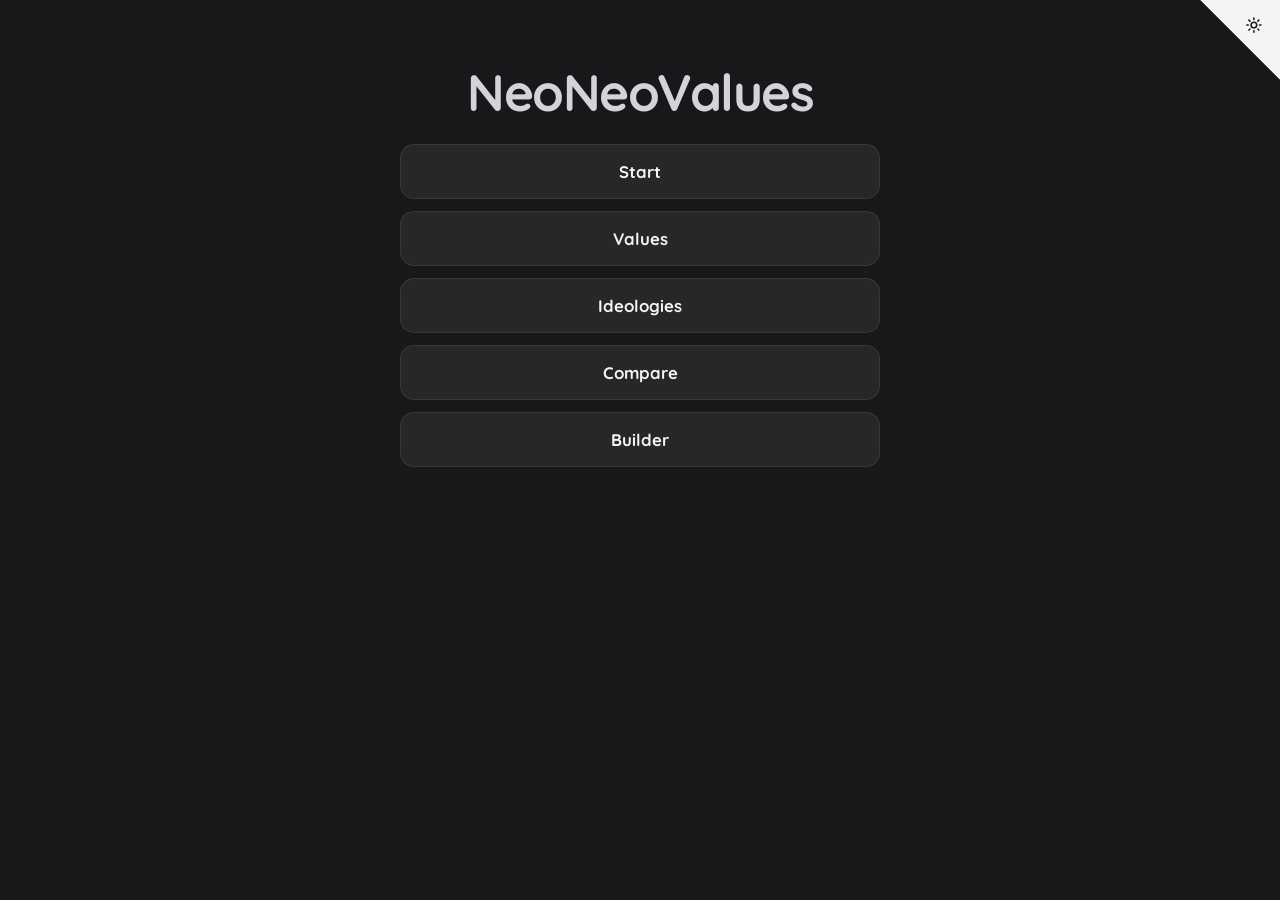
<file: index.html>
<!DOCTYPE html>
<html lang="en">
<head>
    <meta charset="UTF-8">
    <meta name="viewport" content="width=device-width, initial-scale=1.0">
    <title>NeoNeoValues</title>
    <link rel="stylesheet" href="style.css?v=1790fb93">
    <link rel="icon" type="image/svg+xml" href="icon.svg">
    <script src="theme.js?v=1790fb93"></script>
    <meta name="description" content="A political ideology quiz: find your match among 190+ ideologies, with the full criteria for every value and ideology.">
    <meta property="og:type" content="website">
    <meta property="og:site_name" content="NeoNeoValues">
    <meta property="og:title" content="NeoNeoValues - find your political ideology">
    <meta property="og:description" content="Answer questions across 9 categories and see which of 190+ ideologies fits you, with the full criteria for every result.">
    <meta property="og:image" content="og-image.png">
    <meta property="og:image:width" content="1200">
    <meta property="og:image:height" content="630">
    <meta name="twitter:card" content="summary_large_image">
    <meta name="twitter:title" content="NeoNeoValues - find your political ideology">
    <meta name="twitter:description" content="Answer questions across 9 categories and see which of 190+ ideologies fits you.">
    <meta name="twitter:image" content="og-image.png">
    <link rel="manifest" href="manifest.webmanifest">
    <meta name="theme-color" content="#18181b">
    <link rel="apple-touch-icon" href="apple-touch-icon.png">
    <script src="pwa.js?v=1790fb93"></script>
</head>
<body>
    <button class="theme-toggle-corner" onclick="toggleTheme()" aria-label="Toggle light/dark mode">
        <svg width="80" height="80" viewBox="0 0 250 250" aria-hidden="true">
            <path d="M0,0 L250,250 L250,0 Z"></path>
            <g class="icon-sun" transform="translate(142, 52) scale(2.2)">
                <circle cx="12" cy="12" r="4"></circle>
                <path d="M12 2v2M12 20v2M4.93 4.93l1.41 1.41M17.66 17.66l1.41 1.41M2 12h2M20 12h2M6.34 17.66l-1.41 1.41M19.07 4.93l-1.41 1.41"></path>
            </g>
            <g class="icon-moon" transform="translate(142, 52) scale(2.2)">
                <path d="M12 3a6 6 0 0 0 9 9 9 9 0 1 1-9-9Z"></path>
            </g>
        </svg>
    </button>

    <div class="main-container">
        <h1>NeoNeoValues</h1>
        <div id="buttons">
            <button onclick="location.href='Instruction.html'">Start</button>
            <button onclick="location.href='values.html'">Values</button>
            <button onclick="location.href='ideologies.html'">Ideologies</button>
            <button onclick="location.href='compare.html'">Compare</button>
            <button onclick="location.href='builder.html'">Builder</button>
        </div>
    </div>
</body>
</html>
</file>
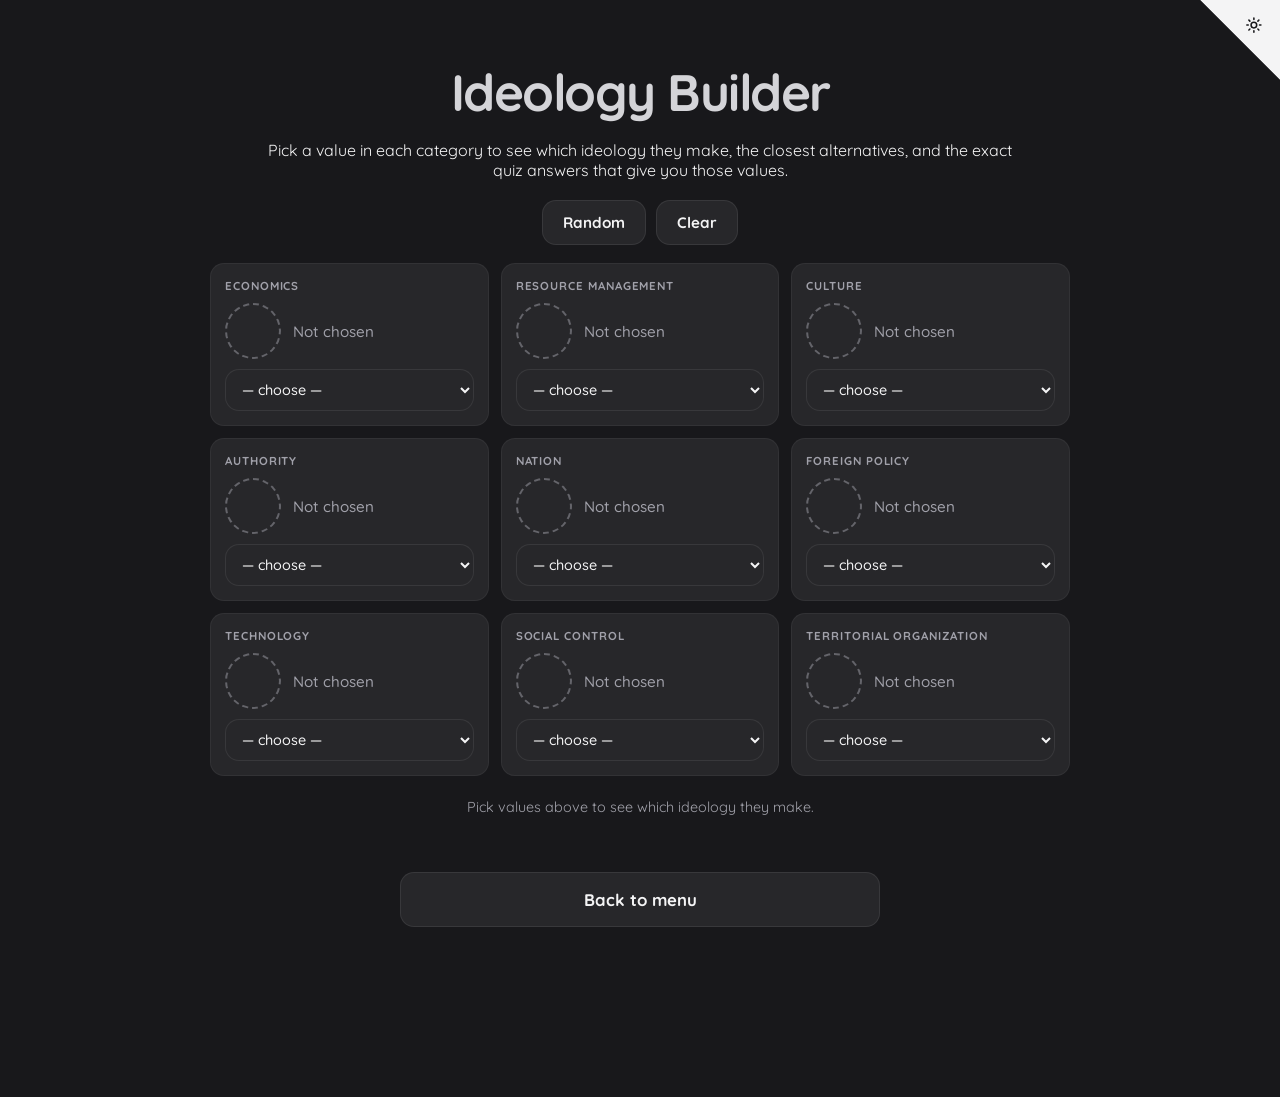
<file: builder.html>
<!DOCTYPE html>
<html lang="en">
<head>
    <meta charset="UTF-8">
    <meta name="viewport" content="width=device-width, initial-scale=1.0">
    <title>NeoNeoValues - Ideology Builder</title>
    <link rel="stylesheet" href="style.css?v=1790fb93">
    <link rel="icon" type="image/svg+xml" href="icon.svg">
    <script src="theme.js?v=1790fb93"></script>
    <link rel="manifest" href="manifest.webmanifest">
    <meta name="theme-color" content="#18181b">
    <link rel="apple-touch-icon" href="apple-touch-icon.png">
    <script src="pwa.js?v=1790fb93"></script>
</head>
<body>
    <div class="main-container">
        <h1>Ideology Builder</h1>
        <p class="intro-text nv-bld-intro">Pick a value in each category to see which ideology they make, the closest alternatives, and the exact quiz answers that give you those values.</p>

        <div class="nv-bld-tools">
            <button id="bld-mine" type="button" style="display: none;">Start from my results</button>
            <button id="bld-random" type="button">Random</button>
            <button id="bld-clear" type="button">Clear</button>
        </div>

        <div id="bld-grid" class="nv-bld-grid"></div>
        <div id="bld-result" class="nv-bld-result"></div>
        <div id="bld-howto" class="nv-bld-howto"></div>

        <div id="buttons" style="margin-top: 20px; padding-bottom: 60px;">
            <button id="bld-share" type="button" style="display: none;">Copy link to this build</button>
            <button id="bld-open" type="button" style="display: none;">Open as a results page</button>
            <button onclick="location.href='index.html'">Back to menu</button>
        </div>
    </div>

    <script src="data.js?v=1790fb93"></script>
    <script src="mods.js?v=1790fb93"></script>
    <script src="criteria.js?v=1790fb93"></script>
    <script src="share.js?v=1790fb93"></script>
    <script src="questions_tree.js?v=1790fb93"></script>
    <script>
        const picks = {};                              // {category: valueId}
        const cards = {};                              // {category: {img, name, select}}
        const grid = document.getElementById('bld-grid');
        const resultBox = document.getElementById('bld-result');
        const howtoBox = document.getElementById('bld-howto');
        const compact = () => encodeURIComponent(nvEncodeResults(picks)).replace(/%2C/g, ',');
        const onSite = location.protocol === 'http:' || location.protocol === 'https:';

        // start: a shared build (?s=), else the visitor's own results, else empty
        Object.assign(picks, nvGetUserResults());

        // ----- one card per category -----
        categories.forEach(cat => {
            const card = document.createElement('div');
            card.className = 'nv-bld-card';

            const title = document.createElement('div');
            title.className = 'nv-bld-cat';
            title.textContent = categoryTitles[cat] || cat;

            const preview = document.createElement('div');
            preview.className = 'nv-bld-preview';
            const img = document.createElement('img');
            img.alt = '';
            img.onerror = () => { img.style.visibility = 'hidden'; };
            const name = document.createElement('span');
            preview.appendChild(img);
            preview.appendChild(name);

            const select = document.createElement('select');
            select.className = 'nv-input';
            select.setAttribute('aria-label', categoryTitles[cat] || cat);
            const none = document.createElement('option');
            none.value = ''; none.textContent = '\u2014 choose \u2014';
            select.appendChild(none);
            Object.keys(resultsMapping[cat]).forEach(id => {
                const o = document.createElement('option');
                o.value = id; o.textContent = resultsMapping[cat][id];
                select.appendChild(o);
            });
            select.addEventListener('change', () => {
                if (select.value) picks[cat] = select.value; else delete picks[cat];
                update();
            });

            card.appendChild(title);
            card.appendChild(preview);
            card.appendChild(select);
            grid.appendChild(card);
            cards[cat] = { img, name, select, preview };
        });

        function renderCards() {
            categories.forEach(cat => {
                const c = cards[cat], id = picks[cat];
                c.select.value = id || '';
                if (id) {
                    c.img.style.visibility = 'visible';
                    c.img.src = `icons/${cat}/${id}.svg`;
                    c.name.textContent = resultsMapping[cat][id];
                    c.preview.classList.remove('nv-empty');
                } else {
                    c.img.removeAttribute('src');
                    c.img.style.visibility = 'hidden';
                    c.name.textContent = 'Not chosen';
                    c.preview.classList.add('nv-empty');
                }
            });
        }

        function renderResult() {
            resultBox.textContent = '';
            const chosen = categories.filter(c => picks[c]);
            if (!chosen.length) {
                const p = document.createElement('p');
                p.className = 'nv-criteria-hint';
                p.style.textAlign = 'center';
                p.textContent = 'Pick values above to see which ideology they make.';
                resultBox.appendChild(p);
                return null;
            }
            const match = nvMatchIdeology(picks);

            const label = document.createElement('div');
            label.className = 'nv-bld-cat';
            label.textContent = 'Your build';
            resultBox.appendChild(label);

            const pill = document.createElement(match ? 'a' : 'div');
            pill.className = 'nv-pill nv-pill-lg';
            pill.textContent = match ? match.name : 'No exact match';
            pill.style.backgroundColor = match ? (labelColors[match.name] || '#7a7a7a') : '#7a7a7a';
            if (match) pill.href = `description.html?id=${encodeURIComponent(match.name)}&type=ideology`;
            resultBox.appendChild(pill);

            const note = document.createElement('p');
            note.className = 'nv-criteria-hint';
            note.style.marginTop = '10px';
            note.textContent = chosen.length < categories.length
                ? `${chosen.length} of ${categories.length} categories chosen. Choose all ${categories.length} to see what the quiz would give you.`
                : 'All 9 categories chosen: this is exactly what the quiz would give you.';
            resultBox.appendChild(note);

            if (match && descriptions[match.name]) {
                const d = document.createElement('p');
                d.className = 'nv-bld-desc';
                const text = descriptions[match.name];
                d.textContent = text.length > 240 ? text.slice(0, 237).trimEnd() + '\u2026' : text;
                resultBox.appendChild(d);
            }

            const closest = nvClosestIdeologies(picks, 5, match ? [match.name] : []);
            if (closest.length) {
                const h = document.createElement('div');
                h.className = 'nv-bld-cat';
                h.style.marginTop = '18px';
                h.textContent = match ? 'Also close' : 'Closest matches';
                resultBox.appendChild(h);
                closest.forEach((c, i) => {
                    const pct = Math.round(c.score * 100);
                    resultBox.appendChild(nvMakeRankRow({
                        rank: i + 1, name: c.name, pct,
                        meta: `${pct}% \u00B7 ${c.exact} of ${c.total} criteria` + (c.close ? ` (+${c.close} close)` : ''),
                        href: `description.html?id=${encodeURIComponent(c.name)}&type=ideology`
                    }));
                });
            }
            return match;
        }

        function renderHowto() {
            howtoBox.textContent = '';
            const chosen = categories.filter(c => picks[c]);
            if (!chosen.length || !window.NV_QUESTIONS_TREE) return;   // no question data = nothing useful to show
            const h = document.createElement('h2');
            h.className = 'nv-criteria-title';
            h.textContent = 'How to get these values';
            const p = document.createElement('p');
            p.className = 'nv-criteria-hint';
            p.textContent = 'Each category is separate. Answer its questions like this in the quiz. Click a value to expand.';
            howtoBox.appendChild(h);
            howtoBox.appendChild(p);
            chosen.forEach(cat => {
                const det = document.createElement('details');
                det.className = 'nv-path';
                const sum = document.createElement('summary');
                const chip = nvMakeChip(picks[cat]);
                if (chip) sum.appendChild(chip);
                det.appendChild(sum);
                det.appendChild(nvMakePathBlock(picks[cat]));
                howtoBox.appendChild(det);
            });
        }

        function update() {
            renderCards();
            renderResult();
            renderHowto();
            const n = categories.filter(c => picks[c]).length;
            document.getElementById('bld-share').style.display = (onSite && n) ? '' : 'none';
            document.getElementById('bld-open').style.display = n ? '' : 'none';
            try {
                history.replaceState(null, '', location.pathname + (n ? '?s=' + compact() : ''));
            } catch (e) { /* not allowed for files opened from disk; harmless */ }
        }

        // ----- buttons -----
        let saved = {};
        try { saved = nvSanitizeResults(JSON.parse(localStorage.getItem('quizResults') || '{}')); } catch (e) {}
        const mineBtn = document.getElementById('bld-mine');
        if (nvHasResults(saved)) {
            mineBtn.style.display = '';
            mineBtn.onclick = () => { Object.keys(picks).forEach(k => delete picks[k]); Object.assign(picks, saved); update(); };
        }
        document.getElementById('bld-random').onclick = () => {
            categories.forEach(cat => {
                const ids = Object.keys(resultsMapping[cat]);
                picks[cat] = ids[Math.floor(Math.random() * ids.length)];
            });
            update();
        };
        document.getElementById('bld-clear').onclick = () => { Object.keys(picks).forEach(k => delete picks[k]); update(); };
        document.getElementById('bld-share').onclick = () => nvShowShareLink(nvBuildShareUrl(picks), {
            title: 'Share this build',
            note: 'Anyone with this link sees this build. Nothing is saved on a server.',
            shareTitle: 'My NeoNeoValues ideology build'
        });
        document.getElementById('bld-open').onclick = () => { location.href = 'results.html?s=' + compact(); };

        update();
    </script>
</body>
</html>
</file>
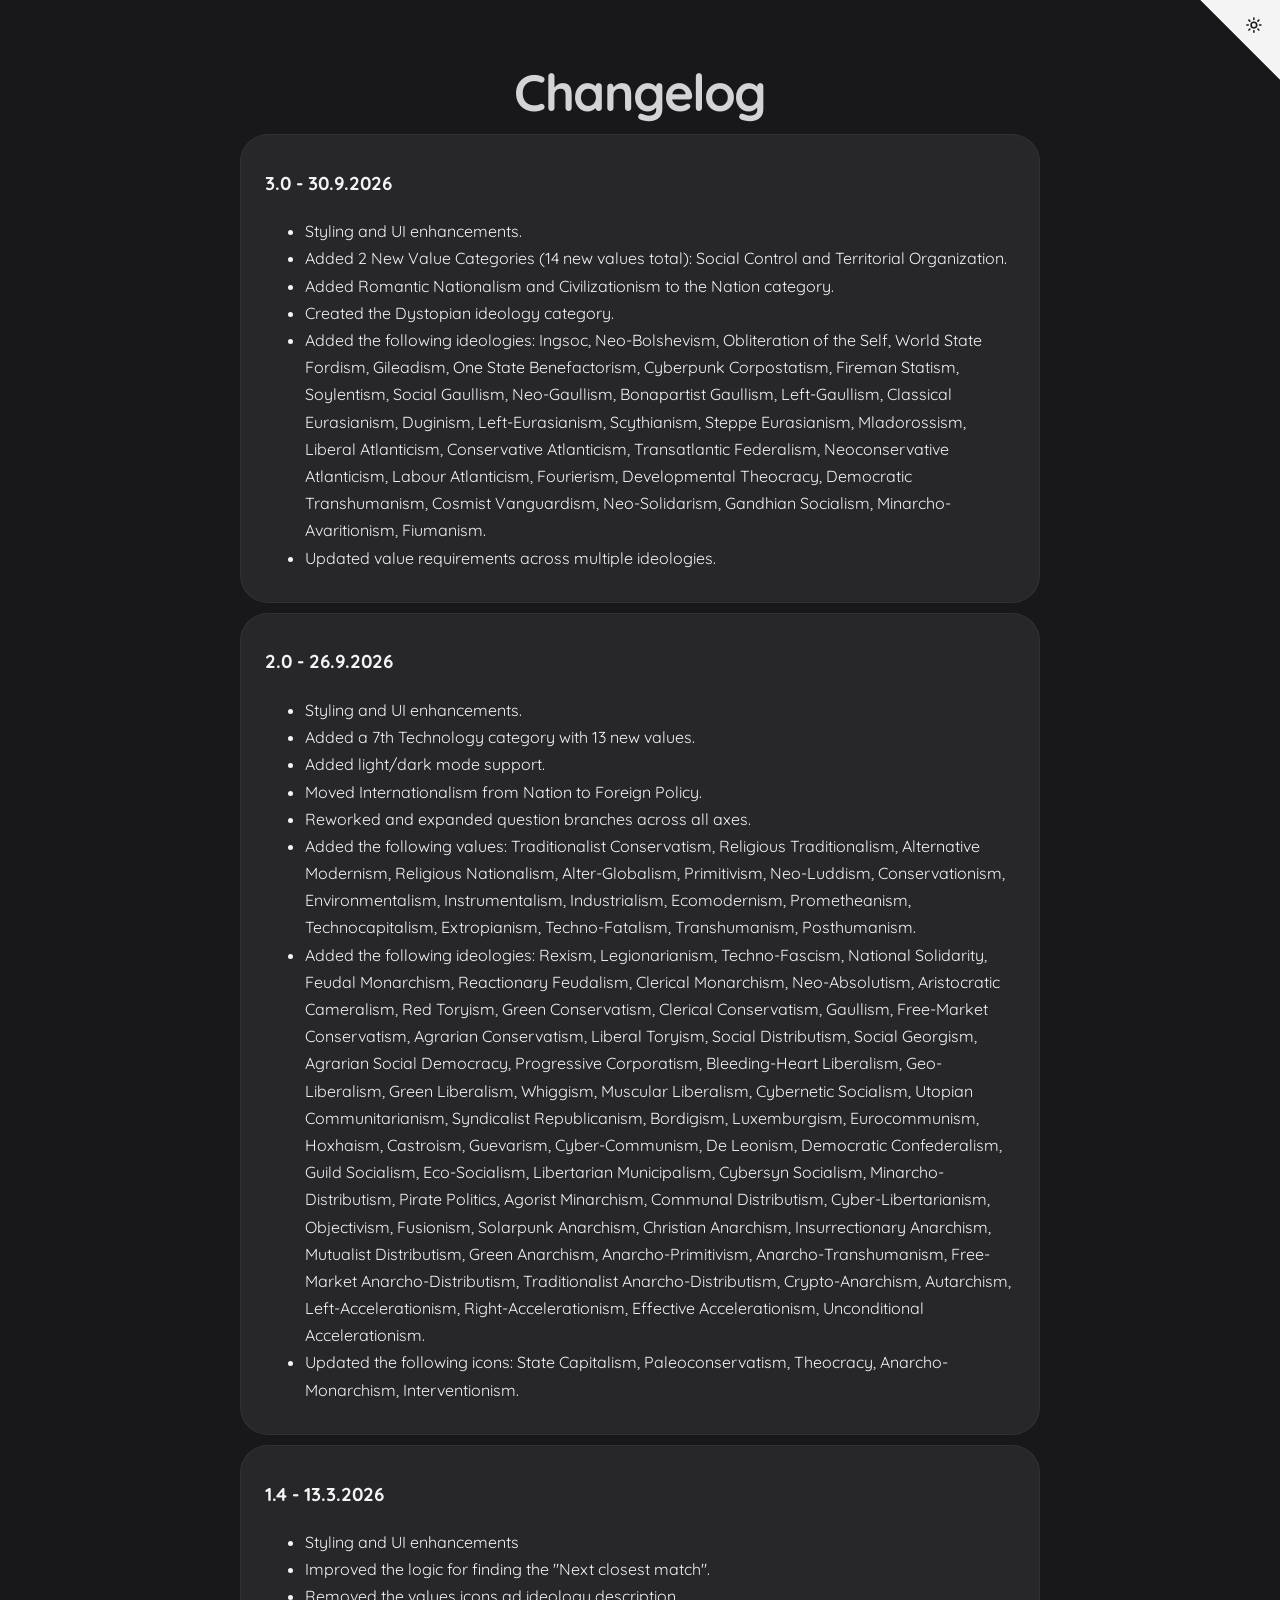
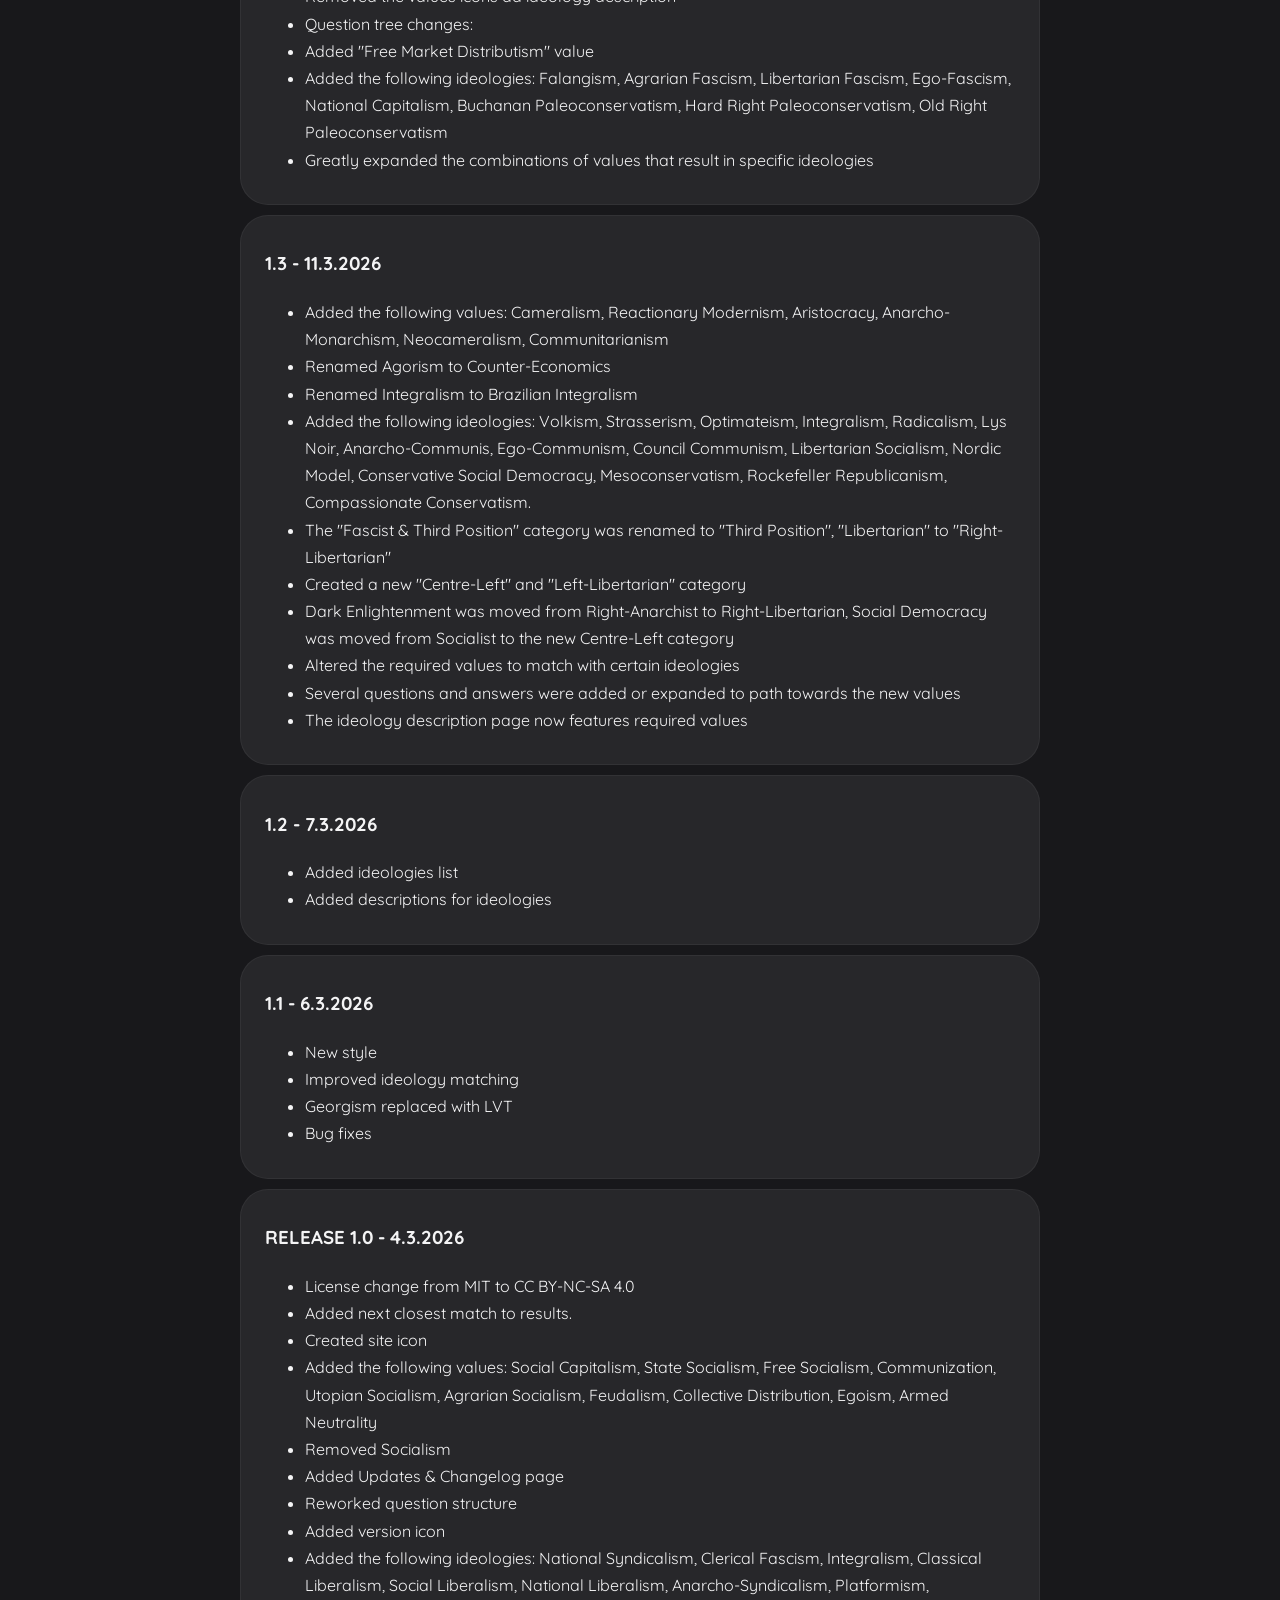
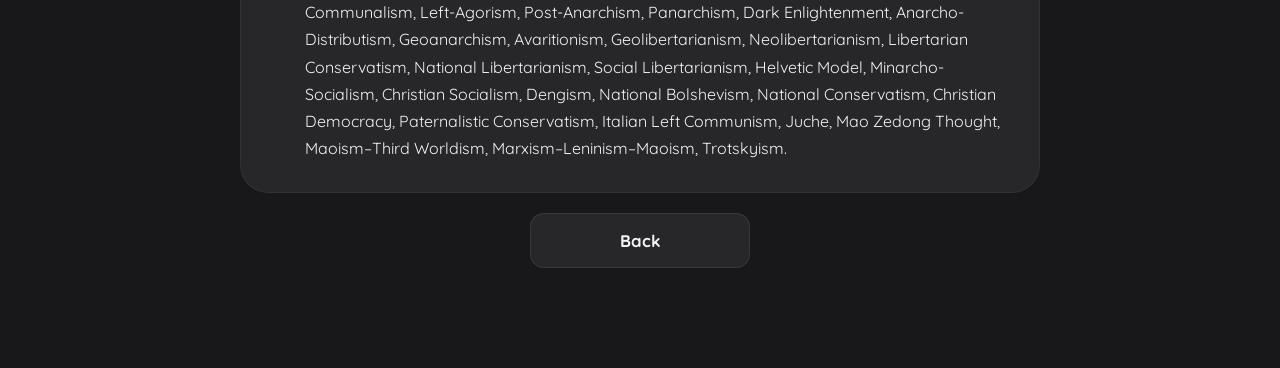
<file: changelog.html>
<!DOCTYPE html>
<html lang="en">
<head>
    <meta charset="UTF-8">
    <meta name="viewport" content="width=device-width, initial-scale=1.0">
    <title>NeoNeoValues</title>
    <link rel="stylesheet" href="style.css?v=1790fb93">
    <link rel="icon" type="image/svg+xml" href="icon.svg">
    <script src="theme.js?v=1790fb93"></script>
    <link rel="manifest" href="manifest.webmanifest">
    <meta name="theme-color" content="#18181b">
    <link rel="apple-touch-icon" href="apple-touch-icon.png">
    <script src="pwa.js?v=1790fb93"></script>
</head>
<body>
    <div class="main-container">
        <h1>Changelog</h1>

        <div class="description-box">
            <h3>3.0 - 30.9.2026</h3>
            <ul>
                <li>Styling and UI enhancements.</li>
                <li>Added 2 New Value Categories (14 new values total): Social Control and Territorial Organization.</li>
                <li>Added Romantic Nationalism and Civilizationism to the Nation category.</li>
                <li>Created the Dystopian ideology category.</li>
                <li>Added the following ideologies: Ingsoc, Neo-Bolshevism, Obliteration of the Self, World State Fordism, Gileadism, One State Benefactorism, Cyberpunk Corpostatism, 
                    Fireman Statism, Soylentism, Social Gaullism, Neo-Gaullism, Bonapartist Gaullism, Left-Gaullism, Classical Eurasianism, Duginism, Left-Eurasianism, Scythianism, 
                    Steppe Eurasianism, Mladorossism, Liberal Atlanticism, Conservative Atlanticism, Transatlantic Federalism, Neoconservative Atlanticism, Labour Atlanticism, Fourierism, 
                    Developmental Theocracy, Democratic Transhumanism, Cosmist Vanguardism, Neo-Solidarism, Gandhian Socialism, Minarcho-Avaritionism, Fiumanism.</li>
                <li>Updated value requirements across multiple ideologies.</li>
            </ul>
        </div>

        <div class="description-box">
            <h3>2.0 - 26.9.2026</h3>
            <ul>
                <li>Styling and UI enhancements.</li>
                <li>Added a 7th Technology category with 13 new values.</li>
                <li>Added light/dark mode support.</li>
                <li>Moved Internationalism from Nation to Foreign Policy.</li>
                <li>Reworked and expanded question branches across all axes.</li>
                <li>Added the following values: Traditionalist Conservatism, Religious Traditionalism, Alternative Modernism, Religious Nationalism, Alter-Globalism, 
                    Primitivism, Neo-Luddism, Conservationism, Environmentalism, Instrumentalism, Industrialism, Ecomodernism, Prometheanism, Technocapitalism, Extropianism, 
                    Techno-Fatalism, Transhumanism, Posthumanism.</li>
                <li>Added the following ideologies: Rexism, Legionarianism, Techno-Fascism, National Solidarity, Feudal Monarchism, Reactionary Feudalism, Clerical Monarchism, 
                    Neo-Absolutism, Aristocratic Cameralism, Red Toryism, Green Conservatism, Clerical Conservatism, Gaullism, Free-Market Conservatism, Agrarian Conservatism, 
                    Liberal Toryism, Social Distributism, Social Georgism, Agrarian Social Democracy, Progressive Corporatism, Bleeding-Heart Liberalism, Geo-Liberalism, Green Liberalism, 
                    Whiggism, Muscular Liberalism, Cybernetic Socialism, Utopian Communitarianism, Syndicalist Republicanism, Bordigism, Luxemburgism, Eurocommunism, Hoxhaism, Castroism, 
                    Guevarism, Cyber-Communism, De Leonism, Democratic Confederalism, Guild Socialism, Eco-Socialism, Libertarian Municipalism, Cybersyn Socialism, Minarcho-Distributism, 
                    Pirate Politics, Agorist Minarchism, Communal Distributism, Cyber-Libertarianism, Objectivism, Fusionism, Solarpunk Anarchism, Christian Anarchism, Insurrectionary Anarchism, 
                    Mutualist Distributism, Green Anarchism, Anarcho-Primitivism, Anarcho-Transhumanism, Free-Market Anarcho-Distributism, Traditionalist Anarcho-Distributism, Crypto-Anarchism, 
                    Autarchism, Left-Accelerationism, Right-Accelerationism, Effective Accelerationism, Unconditional Accelerationism.</li>
                <li>Updated the following icons: State Capitalism, Paleoconservatism, Theocracy, Anarcho-Monarchism, Interventionism.</li>
            </ul>
        </div>

         <div class="description-box">
            <h3>1.4 - 13.3.2026</h3>
            <ul>
                <li>Styling and UI enhancements</li>
                <li>Improved the logic for finding the "Next closest match".</li>
                <li>Removed the values icons ad ideology description</li>
                <li>Question tree changes:</li>
                <li>Added "Free Market Distributism" value</li>
                <li>Added the following ideologies: Falangism, Agrarian Fascism, Libertarian Fascism, Ego-Fascism, National Capitalism, Buchanan Paleoconservatism, 
                    Hard Right Paleoconservatism, Old Right Paleoconservatism</li>
                <li>Greatly expanded the combinations of values that result in specific ideologies</li>
            </ul>
        </div>

        <div class="description-box">
            <h3>1.3 - 11.3.2026</h3>
            <ul>
                <li>Added the following values: Cameralism, Reactionary Modernism, Aristocracy, Anarcho-Monarchism, Neocameralism, Communitarianism</li>
                <li>Renamed Agorism to Counter-Economics</li>
                <li>Renamed Integralism to Brazilian Integralism</li>
                <li>Added the following ideologies: Volkism, Strasserism, Optimateism, Integralism, Radicalism, Lys Noir, Anarcho-Communis, Ego-Communism, Council Communism, 
                    Libertarian Socialism, Nordic Model, Conservative Social Democracy, Mesoconservatism, Rockefeller Republicanism, Compassionate Conservatism.</li>
                <li>The "Fascist & Third Position" category was renamed to "Third Position", "Libertarian" to "Right-Libertarian"</li>
                <li>Created a new "Centre-Left" and "Left-Libertarian" category</li>
                <li>Dark Enlightenment was moved from Right-Anarchist to Right-Libertarian, Social Democracy was moved from Socialist to the new Centre-Left category</li>
                <li>Altered the required values to match with certain ideologies</li>
                <li>Several questions and answers were added or expanded to path towards the new values</li>
                <li>The ideology description page now features required values</li>
            </ul>
        </div>

        <div class="description-box">
            <h3>1.2 - 7.3.2026</h3>
            <ul>
                <li>Added ideologies list</li>
                <li>Added descriptions for ideologies</li>
            </ul>
        </div>

        <div class="description-box">
            <h3>1.1 - 6.3.2026</h3>
            <ul>
                <li>New style</li>
                <li>Improved ideology matching</li>
                <li>Georgism replaced with LVT</li>
                <li>Bug fixes</li>
            </ul>
        </div>
        
        <div class="description-box">
            <h3>RELEASE 1.0 - 4.3.2026</h3>
            <ul>
                <li>License change from MIT to CC BY-NC-SA 4.0</li>
                <li>Added next closest match to results.</li>
                <li>Created site icon</li>
                <li>Added the following values: Social Capitalism, State Socialism, Free Socialism, Communization, Utopian Socialism, Agrarian Socialism, Feudalism, 
                    Collective Distribution, Egoism, Armed Neutrality</li>
                <li>Removed Socialism</li>
                <li>Added Updates & Changelog page</li>
                <li>Reworked question structure</li>
                <li>Added version icon</li>
                <li>Added the following ideologies: National Syndicalism, Clerical Fascism, Integralism, Classical Liberalism, Social Liberalism, National Liberalism, 
                    Anarcho-Syndicalism, Platformism, Communalism, Left-Agorism, Post-Anarchism, Panarchism, Dark Enlightenment, Anarcho-Distributism, Geoanarchism, 
                    Avaritionism, Geolibertarianism, Neolibertarianism, Libertarian Conservatism, National Libertarianism, Social Libertarianism, Helvetic Model, Minarcho-Socialism, 
                    Christian Socialism, Dengism, National Bolshevism, National Conservatism, Christian Democracy, Paternalistic Conservatism, Italian Left Communism, Juche, Mao Zedong Thought, 
                    Maoism–Third Worldism, Marxism–Leninism–Maoism, Trotskyism.</li>
            </ul>
        </div>

        <div class="button-container">
            <button onclick="location.href='index.html'">Back</button>
        </div>
    </div>
</body>
</html>
</file>
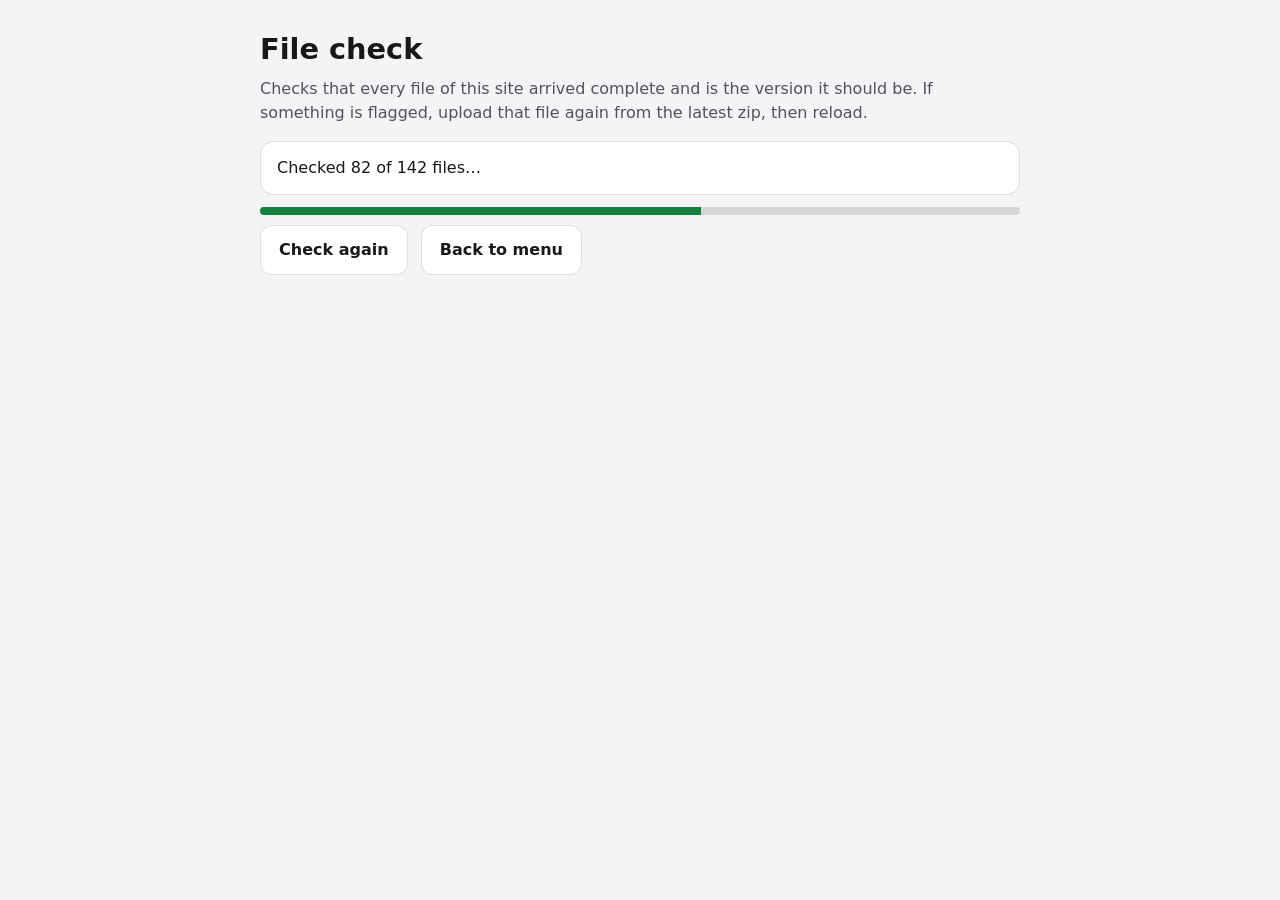
<file: check.html>
<!DOCTYPE html>
<html lang="en">
<head>
    <meta charset="UTF-8">
    <meta name="viewport" content="width=device-width, initial-scale=1.0">
    <title>NeoNeoValues - File check</title>
    <style>
        /* self-contained on purpose: this page must work even when other site files are missing */
        :root { color-scheme: dark light; --bg:#18181b; --card:#27272a; --text:#f4f4f5; --dim:#a1a1aa; --good:#4ade80; --bad:#f87171; --line:rgba(255,255,255,.12); }
        @media (prefers-color-scheme: light) { :root { --bg:#f4f4f6; --card:#ffffff; --text:#18181b; --dim:#52525b; --good:#15803d; --bad:#b91c1c; --line:rgba(0,0,0,.12); } }
        body { margin:0; background:var(--bg); color:var(--text); font:16px/1.5 system-ui,-apple-system,"Segoe UI",Arial,sans-serif; }
        main { max-width:760px; margin:0 auto; padding:28px 18px 60px; }
        h1 { font-size:1.8rem; margin:0 0 6px; }
        p { color:var(--dim); margin:0 0 16px; }
        .box { background:var(--card); border:1px solid var(--line); border-radius:14px; padding:14px 16px; margin:12px 0; }
        .ok { color:var(--good); } .bad { color:var(--bad); }
        .row { padding:8px 0; border-top:1px solid var(--line); }
        .row:first-child { border-top:0; }
        .row b { word-break:break-all; }
        .row small { display:block; color:var(--dim); }
        details summary { cursor:pointer; color:var(--dim); }
        .bar { height:8px; border-radius:8px; background:var(--line); overflow:hidden; margin:10px 0 4px; }
        .bar i { display:block; height:100%; width:0; background:var(--good); transition:width .2s; }
        button, a.btn { font:inherit; font-weight:700; padding:12px 18px; border-radius:12px; border:1px solid var(--line); background:var(--card); color:var(--text); cursor:pointer; text-decoration:none; display:inline-block; margin:6px 8px 0 0; }
    </style>
</head>
<body>
<main>
    <h1>File check</h1>
    <p>Checks that every file of this site arrived complete and is the version it should be. If something is flagged, upload that file again from the latest zip, then reload.</p>

    <div class="box" id="summary">Starting&hellip;</div>
    <div class="bar"><i id="progress"></i></div>
    <div id="problems"></div>
    <details id="allfiles" style="display:none"><summary>Show all files that are fine</summary><div class="box" id="okfiles"></div></details>

    <button id="again" type="button">Check again</button>
    <a class="btn" href="index.html">Back to menu</a>
</main>

<script>
// EXPECTED-BEGIN
const EXPECTED = {"index.html":[2809,"436117d4fe410b53d5fecbff1cce6fa390dc8b9d"],"Instruction.html":[983,"564b92375b158bf969b79601badd1913dc1654d1"],"quiz.html":[2549,"068f0495a0559b6cd87d697d4527e081e72e8fc4"],"results.html":[14884,"ce9355a98ddd699c02b97db5ee504c71b0506fbd"],"ideologies.html":[7637,"65290e005bd457cdfd0172c441716412248f6d97"],"values.html":[5149,"d51c229e5a3b5c985395c25eaab56b8d00e48507"],"description.html":[10354,"775ebd804edb1d58dbb4a7fa2e3521aed52f7710"],"compare.html":[8505,"9786b4b5c43a5b8e9263e640d5fa4a05ab1233f4"],"builder.html":[11078,"9267385ee5a9e0e0672e73b5edb45e571433a630"],"style.css":[27700,"d7a0559be85534ca77daa6b6d4f1053bf376014b"],"theme.js":[5819,"1ffde043e8e46b6b9042edf9b2372eb50ff81a96"],"pwa.js":[1864,"0ad21244d5acdf5173ec34c860f0ff9744725f88"],"data.js":[133467,"789f087e337245c0c90f71bc835cf643517b478a"],"mods.js":[12928,"fb294609ade8973d3eb15aaa400ca8691927389b"],"criteria.js":[17719,"9131088635e36b8cc6aa35cf79e2580bcc9b4a96"],"questions_tree.js":[32649,"954a2c17d2a2d7df409b5d8ceff373140d5f76b4"],"quiz.js":[9102,"166bd89fb45414a955a172d0ea1466a269773d5c"],"export.js":[13662,"128878c82e3d263a1e0204585d56782350d0b9e3"],"share.js":[3557,"876219997be2744edd35fc51cbded03a84fcaf47"],"icons_data.js":[1980323,"1fac1902694be870c1ecd424270d2154e9d134e8"],"manifest.webmanifest":[705,"ae4b14bf20efe25dd8a5b536ba05b3fa9dbb484b"],"icon.svg":[928,"537f9ad2c53f1e07ed084cfc2bbf5ed154f7a71a"],"icon-192.png":[12350,"86cbff66e8f23f99ace14d1eb5e7c0b5f85c9ad2"],"icon-512.png":[39023,"4edf94851d6d4c7240541656027a14994477ed88"],"icon-maskable-512.png":[27043,"a1b93258e5752290028147300b92af50da025906"],"apple-touch-icon.png":[8500,"5d396e529a2ee9967ef42cb0e14e061917c5202d"],"icons/authority/absolute.svg":[16779,"25dab5dff2262406342481b116103680d0b6387a"],"icons/authority/anarchism.svg":[10143,"a1481b0068084f05774ff013806551dbe13d19a1"],"icons/authority/anarcho_monarchism.svg":[24750,"72094fe2d6ad0c086c6702c2c910d6d22597cb5a"],"icons/authority/aristocracy.svg":[14130,"8f20de532c91d4c367161bb79b6d1b8b3b0e63f4"],"icons/authority/autocracy.svg":[40295,"37c44c88e4037d67054d6439eb4469ac8be7b478"],"icons/authority/constitutional.svg":[12163,"369f62b8559e56ed1161c8133a361a2928207f52"],"icons/authority/direct_democracy.svg":[11306,"114b1b4f80e00bcdd375661ca5a68da720be737d"],"icons/authority/meritocracy.svg":[13003,"7e593705c40739f85f1fa8f0ed84e9fb5afaf256"],"icons/authority/minarchism.svg":[142633,"a97b988c5473e038295e66d845824365f0c0a78f"],"icons/authority/neocameralism.svg":[9704,"e4d13a78f006fba5a88b4f8ec110cd869f9d464b"],"icons/authority/partocracy.svg":[29302,"233d5f04be73d8abce59f3310f92532bc81a8b65"],"icons/authority/religious_authoritarianism.svg":[15122,"f1f6108fd77a7eac162c884614d111e1d1629c64"],"icons/authority/representative_democracy.svg":[16613,"d168d3e231fe166e404caf48d29088ce01a4d1cf"],"icons/authority/stratocracy.svg":[87979,"5f3a3490cdcf176271a9a56bac03aeb6c65a4ce5"],"icons/authority/technocracy.svg":[7608,"ff935658ee1117d763e7d81545ffd8b004e38ae3"],"icons/authority/theocracy.svg":[8872,"a9fb12ccc209c08c8908c9ac8def40fd0511bbd0"],"icons/authority/totalitarianism.svg":[20764,"cf0e6db03eb469d7040bac9f324d7a3205844b06"],"icons/culture/alternative_modernism.svg":[108901,"377e99275e9f1858436e9cd551f7568d55c93494"],"icons/culture/civil_liberalism.svg":[16781,"6a35275b571ec6e58f7f8d05b98e85f33a46301e"],"icons/culture/conservatism.svg":[6084,"1d1260d396031cbec4ebb1aea0669b20080320eb"],"icons/culture/conservative_liberalism.svg":[2947,"3e8b5063a748062d9abf3fe06b121180c9d5656f"],"icons/culture/liberal_conservatism.svg":[4483,"fece4e9826b7716680cb91bb60209339dab2f51c"],"icons/culture/neoreactionaryism.svg":[15264,"251995746068aed89737641a52157901a8148ecb"],"icons/culture/paleoconservatism.svg":[8567,"2d26e6ca923e9c86c8960fee52f1d140933bf579"],"icons/culture/perennial_traditionalism.svg":[5679,"4db3df0bad362912e7e44855e2eb8dd742b8aa22"],"icons/culture/postmodernism.svg":[3551,"ef16ae5ef17dc1df19fb2c4f5a0d1bdba07898e2"],"icons/culture/progressive_conservatism.svg":[2274,"4d18e7823ffebd2e9d7ec3f52bb44e035284d95c"],"icons/culture/progressivism.svg":[7865,"fb12d0c881f33eb9623b141dee273863d6c5aac6"],"icons/culture/reactionary_modernism.svg":[15329,"0203fbdf556cd225440d173a54b345382a594658"],"icons/culture/reactionaryism.svg":[5255,"c79e7889b650578b9b1faeb262edccf6b5aa7c88"],"icons/culture/religious_traditionalism.svg":[10141,"28ea8899dac44aa94844fb2070ba01bcc0522f57"],"icons/culture/social_progressivism.svg":[7030,"9724f599d0e48f3a854e1158af7d60d8c4d87384"],"icons/culture/traditionalist_conservatism.svg":[7991,"2542becb128e1afdba0c57ff6b0d033f9d4866af"],"icons/economics/agrarian_socialism.svg":[91113,"f422b7bb9c34531e95bb050bca0be89490a6f68c"],"icons/economics/cameralism.svg":[10224,"cfb4fa37ae02edf0792838df4aa1cd5e7d945329"],"icons/economics/communization.svg":[110533,"68949b55143604193dfc4b1c9d1dde0af10c5843"],"icons/economics/corporatism.svg":[5749,"e60127ca6de47e86f165bbfddb60fc07f0c74d5a"],"icons/economics/countereconomics.svg":[7855,"707103770ff2200f06387c630e8d2277a1dc821e"],"icons/economics/dirigisme.svg":[5244,"b43878a48d8fdae28385096834cce58bbf65b086"],"icons/economics/distributism.svg":[22122,"22f9e9087000cd4984366e3234605c05996fd8c5"],"icons/economics/feudalism.svg":[13757,"6f781fc7f971710e4fc4e67353529e4e1e82c5f5"],"icons/economics/free_market_distributism.svg":[21895,"cbefdde73c09b386592f97f4a9d61cce77c8ac7c"],"icons/economics/free_socialism.svg":[4405,"d47c5932c907507fadc630c068003c507febb42e"],"icons/economics/guild_socialism.svg":[10449,"484bebde495f644b122f2e6dd48b025ca5cbcfd8"],"icons/economics/keynesianism.svg":[9148,"7fcc524f853debe89f932a24e49c616e0e70e40c"],"icons/economics/laissez_faire.svg":[3486,"95b4e626e338405d7af57ece62c7617a24c15cb9"],"icons/economics/market_socialism.svg":[5818,"6774e7a9648dda9f9a40e5ae10e88676079560af"],"icons/economics/mutual_distributism.svg":[22129,"757846d6b8b75fe40f47e38bf0a7b428e2f70850"],"icons/economics/mutualism.svg":[7748,"5dee597854192d59022857047dc6b60c7f5f2c44"],"icons/economics/neo_corporatism.svg":[5906,"1d4af8b4db68b187d640d62ef522e7d69d735ac8"],"icons/economics/social_capitalism.svg":[5415,"2202073c3f80057897702c18553ea989543d7157"],"icons/economics/social_corporatism.svg":[5771,"01dd5ec9aaa54662ae7e56b5a0b6009d6b604ea7"],"icons/economics/social_distributism.svg":[22129,"7c7208307d71aeb97954b55ccb30f5529e7006cd"],"icons/economics/socialism.svg":[4686,"fcf0c11a8cab4efd4b884c21ef935e1b01c026bd"],"icons/economics/state_capitalism.svg":[5112,"6d009c1d839791932a44edbf6f233a754073a592"],"icons/economics/state_socialism.svg":[2381,"8b1f4c0f69db930858da9aff0a95bf6dc0ea5aa3"],"icons/economics/syndicalism.svg":[29211,"ec6257ae7ae33232cdc3c2375a2fed616969a9f8"],"icons/economics/third_way.svg":[12317,"5c1aaa4c8f3583bbf6f196d885368a8a7ae08aa5"],"icons/economics/utopian_socialism.svg":[21466,"b670c296d61e5a85c0372c45fbe3cb84de841a2b"],"icons/economics/welfare_capitalism.svg":[4395,"00cf4ca0c255fb506ac1000c222797150de6c150"],"icons/economics/yellow_socialism.svg":[22887,"83cec6b8215aaeb6635a92f3952fcbaa4c9e8e08"],"icons/foreign/Globalism.svg":[127177,"9c67e0052077445b3993cf427fa5286c723f5699"],"icons/foreign/Imperialism.svg":[8918,"6d8ec484eaf3067dfb42ac33cd3241a9acb1827e"],"icons/foreign/Internationalism.svg":[7961,"6c1e2f6e3bcf09e946c443bc0fab024a3f4eba00"],"icons/foreign/Interventionism.svg":[11763,"8545c6602f5695a08a24280d3d16ca7fbcfd8d92"],"icons/foreign/Isolationism.svg":[58318,"1a66178dc56c62d44ea23efd6f003a3d52a838f6"],"icons/foreign/Non_Interventionism.svg":[5989,"83be8bb08670bd56170980c5d7a827a88e7d5a65"],"icons/foreign/Realpolitik.svg":[3608,"7af211d5456069d7b55b7f267a4892635c6896ab"],"icons/foreign/alter_globalism.svg":[19623,"dce26162879c73972632f7b6710218ac66f60bf6"],"icons/foreign/armed_neutrality.svg":[2252,"4fd253f9807c4155933b259586bf4612565f9e87"],"icons/nation/Cosmopolitanism.svg":[10922,"d859cf108be210748a9f2ee7a29bceb8b89d0cf5"],"icons/nation/Tribalism.svg":[4601,"e262d1a5375b3657dd565030d225afae59494be8"],"icons/nation/civic_nationalism.svg":[3827,"d3f66a6aa9623ad4dd53f1774ddccd38d5e402ba"],"icons/nation/civilizationism.svg":[5825,"3c7aecb1f89e5358a931f038b3faa665cd1c3e9a"],"icons/nation/communitarianism.svg":[15015,"b0c355f492cea103def0861cd028cbfd82de92d3"],"icons/nation/cultural_nationalism.svg":[3830,"d30a6826b5c97b04cb0545c5451788f44d187bed"],"icons/nation/egoism.svg":[2256,"e43a6551cd13a0139a4fbdd88d7cebb8185f6751"],"icons/nation/ethnic_nationalism.svg":[3828,"7b2445a0822cc1ce78f262047992e9c824e4a39c"],"icons/nation/pan_nationalism.svg":[21060,"b2181a79be2846e84aec3012a23ef67c14ef8f47"],"icons/nation/racial_nationalism.svg":[3828,"eaeb7a762808f7048a5c51439af3127d0dd3983f"],"icons/nation/religious_nationalism.svg":[3592,"13f52fbed4748f0ee12add2f0104b4e38e120b8c"],"icons/nation/romantic_nationalism.svg":[3591,"61da87608ddceaff07200d4aefa990efe771d48f"],"icons/resource_management/Confiscatory_Taxation.svg":[4251,"3d43dbe0197d9748a15ea69e7c8fa52939f9c7b8"],"icons/resource_management/Progressive_Taxation.svg":[4272,"85fef2547dce1dbb94a77e2b848edf681b0aef16"],"icons/resource_management/Voluntaryism.svg":[2789,"05ceec57d39c83bec60d461d03cd0a020df65283"],"icons/resource_management/collective_distribution.svg":[4686,"fcf0c11a8cab4efd4b884c21ef935e1b01c026bd"],"icons/resource_management/flat_taxation.svg":[3925,"f913b73e6237c35e1a514e318e6967cd77098104"],"icons/resource_management/lvt.svg":[4413,"08497b879942ab357efeca6548eb51221444da60"],"icons/social_control/civic_paternalism.svg":[10889,"f72ec98bcf622cf10e303130bfc47a8078bc45c6"],"icons/social_control/civil_libertarianism.svg":[38160,"724e004cb449a8893293b4277ea70f497bec6b9e"],"icons/social_control/disciplinarianism.svg":[5292,"1e4ce1cdc51615db8d41fe5d57e25c3f961cd45e"],"icons/social_control/legal_moralism.svg":[22253,"f9aea7956df31d1c4d5c3c8d9161c14dca37515c"],"icons/social_control/permissivism.svg":[3446,"e1e7040374790397d62bd329c9cc4f10c66d4224"],"icons/social_control/regimentalism.svg":[6541,"87a00e270137fb9be6fa6642d7ea99fa317cb912"],"icons/social_control/securitism.svg":[5285,"d0396136a3e1e9501729ca1a9daa9fd0651c2eef"],"icons/social_control/totalism.svg":[3373,"20b4e49e1d3583a85854710e4815443914e801d5"],"icons/technology/conservationism.svg":[3218,"4d89d6f7118a4eb966d2ad02f06c1a2e21fed2fd"],"icons/technology/ecomodernism.svg":[8334,"810388d3c38f7133d3dc16c8999a780dc16d63e2"],"icons/technology/environmentalism.svg":[4939,"71e14e1c70db2a9a4c24873bbb98a3ef93d5c357"],"icons/technology/extropianism.svg":[6074,"707bce7eec2dd140de2412d7a6ee6319185cd197"],"icons/technology/industrialism.svg":[5074,"367ac358012b2261d370401e23d328e4ee6ef8cc"],"icons/technology/instrumentalism.svg":[11643,"8a7bbf3ecd923887f385bbba1c222c31926312f0"],"icons/technology/neoluddism.svg":[33943,"e1bca4ab26fbbca2c08a607f1b1b15553ef6c66f"],"icons/technology/posthumanism.svg":[13273,"37ab83c0316c9ec9634db74548c068b7eae5b3d6"],"icons/technology/primitivism.svg":[8595,"744a58dd93b3d74c967ffe5378e4c3daaf939b7f"],"icons/technology/prometheanism.svg":[8221,"1d03303ff0b02127390c164a7aa007e6204c2e17"],"icons/technology/techno_fatalism.svg":[77536,"cfc45e9b8cb2225dfa07e773c2430b75cfad8902"],"icons/technology/technocapitalism.svg":[77894,"3631c7dd32f45666fe05ef82b5d7b330c7161b17"],"icons/technology/transhumanism.svg":[5949,"915361f94e69e9ecbebbf853387aac416a3fdadc"],"icons/territorial_organization/centralism.svg":[3282,"41f048c7390b4bf055734ad300db9240e36b03c9"],"icons/territorial_organization/confederalism.svg":[13428,"c64c40f594ca80e75de752dbd7d9378e74b1a48a"],"icons/territorial_organization/federalism.svg":[10729,"60ef8ca8c6a2832e4af00a46f752b088d0d02827"],"icons/territorial_organization/hypercentralism.svg":[12600,"dcba3cf35437f4634b41886a3c36bd6d34ece7e9"],"icons/territorial_organization/municipalism.svg":[5695,"76156adab8da04c3f219c635d3835a687fbfcf98"],"icons/territorial_organization/regionalism.svg":[7073,"dbc161e909d4a2b8b10dd3120973196392018813"],"sw.js":[8258,"965ccdf9db8250ca486d94f10ebfe9c4635168f2"]};
// EXPECTED-END

const $ = id => document.getElementById(id);

async function sha1Hex(buf) {
    if (!(window.crypto && crypto.subtle)) return null;
    try {
        const d = await crypto.subtle.digest('SHA-1', buf);
        return Array.from(new Uint8Array(d)).map(b => b.toString(16).padStart(2, '0')).join('');
    } catch (e) { return null; }
}

async function checkOne(path) {
    const want = EXPECTED[path];
    try {
        // a changing ?nvcheck= value makes sure we see what the server really has, not a saved copy
        const res = await fetch(path + '?nvcheck=' + Date.now(), { cache: 'no-store' });
        if (!res.ok) return { path, state: 'missing', note: 'not found on the server (HTTP ' + res.status + ')' };
        const buf = await res.arrayBuffer();
        if (buf.byteLength !== want[0]) {
            const short = buf.byteLength < want[0];
            return { path, state: 'different', note: buf.byteLength + ' bytes found, ' + want[0] + ' expected \u2014 ' +
                (short ? 'cut off or an older version' : 'a newer or edited version') };
        }
        const h = await sha1Hex(buf);
        if (h && h !== want[1]) return { path, state: 'different', note: 'right size but different content \u2014 edited, or another version' };
        return { path, state: 'ok' };
    } catch (e) {
        return { path, state: 'error', note: 'could not be read (' + (e && e.message ? e.message : e) + ')' };
    }
}

async function run() {
    $('problems').innerHTML = ''; $('okfiles').innerHTML = ''; $('allfiles').style.display = 'none'; $('progress').style.width = '0';
    if (location.protocol === 'file:') {
        $('summary').textContent = 'This page can only check a site that is being served (a website, or a local server such as the one in your editor). Files opened straight from disk cannot be checked.';
        return;
    }
    const paths = Object.keys(EXPECTED);
    if (!paths.length) { $('summary').textContent = 'This copy of the page has no file list. Run python3 tools/build.py and upload check.html again.'; return; }

    let done = 0, bad = [];
    const okList = [];
    $('summary').textContent = 'Checking ' + paths.length + ' files\u2026';
    const queue = paths.slice();
    async function worker() {
        while (queue.length) {
            const r = await checkOne(queue.shift());
            done++;
            $('progress').style.width = Math.round(100 * done / paths.length) + '%';
            if (r.state === 'ok') okList.push(r.path); else bad.push(r);
            $('summary').textContent = 'Checked ' + done + ' of ' + paths.length + ' files\u2026';
        }
    }
    await Promise.all([worker(), worker(), worker(), worker(), worker(), worker()]);
    $('progress').style.width = '100%';

    if (!bad.length) {
        $('summary').innerHTML = '<span class="ok"><b>\u2713 All ' + paths.length + ' files are complete and up to date.</b></span>' +
            (window.crypto && crypto.subtle ? '' : '<br><small>(Sizes match; content could not be fingerprinted in this browser.)</small>');
    } else {
        bad.sort((a, b) => a.path.localeCompare(b.path));
        $('summary').innerHTML = '<span class="bad"><b>\u2717 ' + bad.length + ' of ' + paths.length + ' files need attention.</b></span><br>' +
            'Upload ' + (bad.length === 1 ? 'this file' : 'these files') + ' again from the latest zip, then reload the site.';
        const box = document.createElement('div'); box.className = 'box';
        bad.forEach(r => {
            const row = document.createElement('div'); row.className = 'row';
            const name = document.createElement('b'); name.textContent = r.path;
            const note = document.createElement('small'); note.className = 'bad'; note.textContent = r.note;
            row.appendChild(name); row.appendChild(note); box.appendChild(row);
        });
        $('problems').appendChild(box);
    }
    if (okList.length) {
        okList.sort();
        okList.forEach(p => { const d = document.createElement('div'); d.className = 'row'; d.textContent = '\u2713 ' + p; $('okfiles').appendChild(d); });
        $('allfiles').style.display = 'block';
    }
}
$('again').onclick = run;
run();
</script>
</body>
</html>
</file>
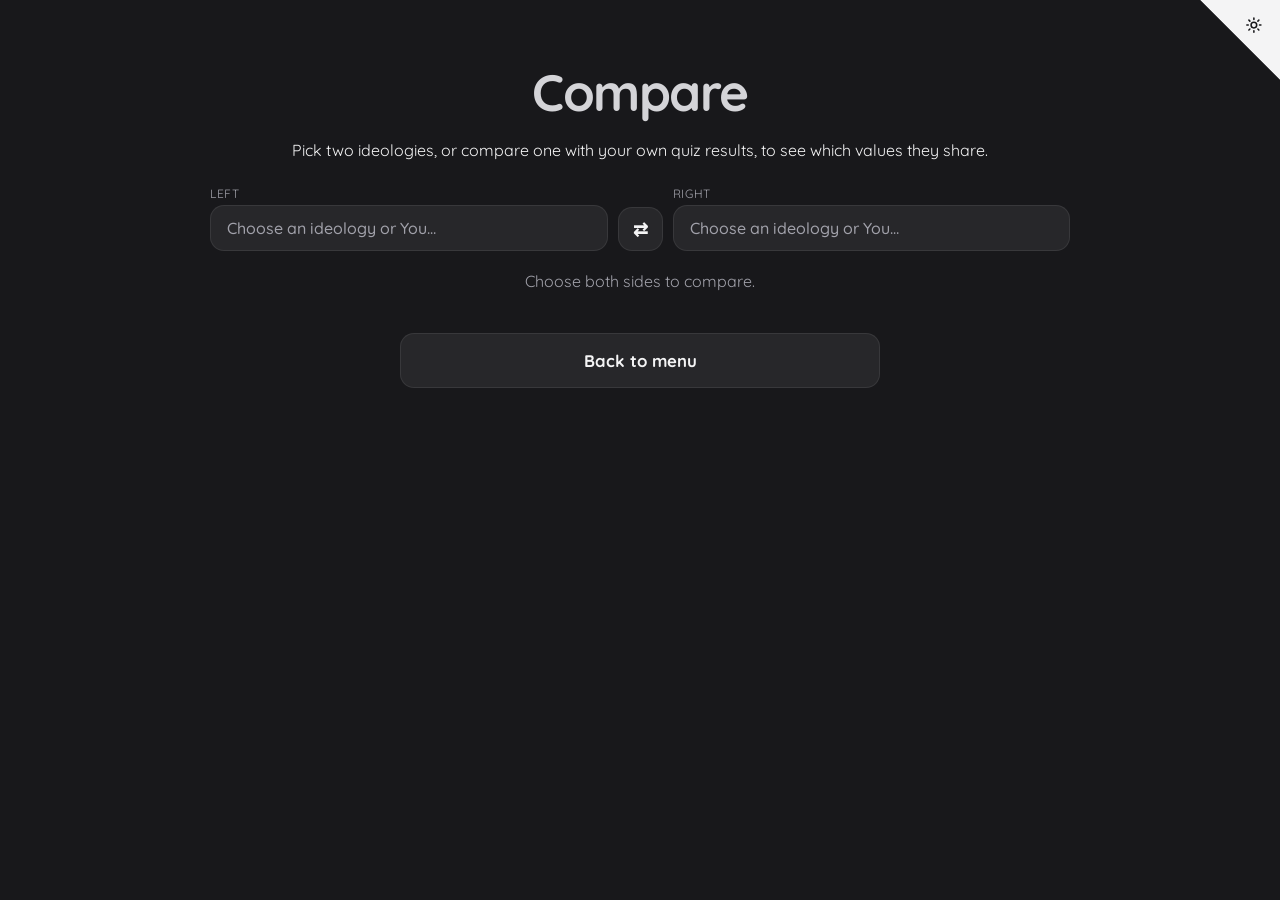
<file: compare.html>
<!DOCTYPE html>
<html lang="en">
<head>
    <meta charset="UTF-8">
    <meta name="viewport" content="width=device-width, initial-scale=1.0">
    <title>NeoNeoValues - Compare</title>
    <link rel="stylesheet" href="style.css?v=1790fb93">
    <link rel="icon" type="image/svg+xml" href="icon.svg">
    <script src="theme.js?v=1790fb93"></script>
    <link rel="manifest" href="manifest.webmanifest">
    <meta name="theme-color" content="#18181b">
    <link rel="apple-touch-icon" href="apple-touch-icon.png">
    <script src="pwa.js?v=1790fb93"></script>
</head>
<body>
    <div class="main-container">
        <h1>Compare</h1>
        <p class="intro-text">Pick two ideologies, or compare one with your own quiz results, to see which values they share.</p>

        <div class="nv-cmp-pickers">
            <label class="nv-cmp-picker">
                <span>Left</span>
                <input id="pick-a" class="nv-input" list="cmp-options" placeholder="Choose an ideology or You…" autocomplete="off">
            </label>
            <button id="swap-btn" class="nv-swap" title="Swap sides" aria-label="Swap sides">&#8644;</button>
            <label class="nv-cmp-picker">
                <span>Right</span>
                <input id="pick-b" class="nv-input" list="cmp-options" placeholder="Choose an ideology or You…" autocomplete="off">
            </label>
        </div>
        <datalist id="cmp-options"></datalist>

        <div id="cmp-message" class="nv-cmp-message"></div>
        <div id="cmp-output" style="width: 100%; max-width: 860px;"></div>

        <div id="buttons" style="margin-top: 30px; padding-bottom: 60px;">
            <button id="back-results" style="display: none;">Back to my results</button>
            <button onclick="location.href='index.html'">Back to menu</button>
        </div>
    </div>

    <script src="data.js?v=1790fb93"></script>
    <script src="mods.js?v=1790fb93"></script>
    <script src="criteria.js?v=1790fb93"></script>
    <script>
        const YOU_LABEL = 'You (my quiz results)';
        const params = new URLSearchParams(window.location.search);
        const userRes = nvGetUserResults();
        const hasRes = nvHasResults(userRes);
        const resParam = hasRes ? encodeURIComponent(JSON.stringify(userRes)) : '';
        const ideologies = nvAllIdeologies().sort((a, b) => a.localeCompare(b));

        const dl = document.getElementById('cmp-options');
        const addOpt = v => { const o = document.createElement('option'); o.value = v; dl.appendChild(o); };
        if (hasRes) addOpt(YOU_LABEL);
        ideologies.forEach(addOpt);

        const inA = document.getElementById('pick-a');
        const inB = document.getElementById('pick-b');
        const out = document.getElementById('cmp-output');
        const msg = document.getElementById('cmp-message');

        // turn typed text into a spec: 'you' | ideology name | null
        function parseSpec(text) {
            const t = (text || '').trim().toLowerCase();
            if (!t) return null;
            if (t === 'you' || t === YOU_LABEL.toLowerCase()) return 'you';
            return ideologies.find(n => n.toLowerCase() === t) || null;
        }
        function specLabel(spec) { return spec === 'you' ? YOU_LABEL : spec; }

        function headerBubble(spec) {
            const el = document.createElement(spec === 'you' ? 'div' : 'a');
            el.className = 'nv-pill nv-cmp-name';
            el.textContent = spec === 'you' ? 'You' : spec;
            el.style.backgroundColor = spec === 'you' ? '#5c5c5c' : (labelColors[spec] || '#7a7a7a');
            if (spec !== 'you') el.href = `description.html?id=${encodeURIComponent(spec)}&type=ideology`;
            return el;
        }

        function valueCell(id, status) {
            const cell = document.createElement('div');
            cell.className = 'nv-cmp-cell';
            if (!id) { const s = document.createElement('span'); s.className = 'nv-cmp-any'; s.textContent = 'any'; cell.appendChild(s); return cell; }
            const chip = nvMakeChip(id, status === 'shared' ? 'match' : (status === 'differ' ? 'diff' : null), true);
            if (chip) cell.appendChild(chip);
            return cell;
        }

        function syncUrl() {
            const q = new URLSearchParams();
            const a = parseSpec(inA.value), b = parseSpec(inB.value);
            if (a) q.set('a', a === 'you' ? 'you' : a);
            if (b) q.set('b', b === 'you' ? 'you' : b);
            if (hasRes) q.set('r', JSON.stringify(userRes));
            try { history.replaceState(null, '', location.pathname + '?' + q.toString()); } catch (e) {}
        }

        function render() {
            out.innerHTML = ''; msg.textContent = '';
            const a = parseSpec(inA.value), b = parseSpec(inB.value);
            syncUrl();
            if ((inA.value && !a) || (inB.value && !b)) { msg.textContent = 'No ideology with that exact name — pick one from the list.'; return; }
            if (!a || !b) { msg.textContent = 'Choose both sides to compare.'; return; }
            if ((a === 'you' || b === 'you') && !hasRes) { msg.textContent = 'No quiz results found yet — take the quiz first.'; return; }

            const cmp = nvCompareSides(a, b, userRes);
            if (!cmp) { msg.textContent = 'Nothing to compare.'; return; }

            const head = document.createElement('div');
            head.className = 'nv-cmp-head';
            head.appendChild(headerBubble(a));
            const vs = document.createElement('span'); vs.className = 'nv-cmp-vs'; vs.textContent = 'vs'; head.appendChild(vs);
            head.appendChild(headerBubble(b));
            out.appendChild(head);

            const sum = document.createElement('div');
            sum.className = 'nv-cmp-summary';
            const both = cmp.shared + cmp.differ;
            const pct = both ? Math.round(100 * cmp.shared / both) : null;
            sum.innerHTML =
                `<span class="nv-tag nv-tag-shared">${cmp.shared} shared</span>` +
                `<span class="nv-tag nv-tag-differ">${cmp.differ} different</span>` +
                `<span class="nv-tag">${cmp.onlyOne} only one side specifies</span>` +
                (pct === null ? '' : `<div class="nv-cmp-pct">Agree on ${pct}% of the categories both define</div>`);
            out.appendChild(sum);

            const notes = [];
            if (cmp.na > 1) notes.push(`${specLabel(a)} has ${cmp.na} variants \u2014 showing variant ${cmp.ia + 1}, the closest to the other side.`);
            if (cmp.nb > 1) notes.push(`${specLabel(b)} has ${cmp.nb} variants \u2014 showing variant ${cmp.ib + 1}, the closest to the other side.`);
            notes.forEach(n => { const p = document.createElement('p'); p.className = 'nv-criteria-hint'; p.style.textAlign = 'center'; p.textContent = n; out.appendChild(p); });

            const table = document.createElement('div');
            table.className = 'nv-cmp-table';
            cmp.rows.forEach(row => {
                const r = document.createElement('div');
                r.className = 'nv-cmp-row nv-cmp-' + row.status;
                r.appendChild(valueCell(row.a, row.status));
                const mid = document.createElement('div');
                mid.className = 'nv-cmp-cat';
                const sym = { shared: '=', differ: '\u2260', one: '\u00B7', none: '\u00B7' }[row.status];
                mid.innerHTML = `<span class="nv-cmp-sym">${sym}</span><span>${categoryTitles[row.cat] || row.cat}</span>`;
                r.appendChild(mid);
                r.appendChild(valueCell(row.b, row.status));
                table.appendChild(r);
            });
            out.appendChild(table);
        }

        // initial state from URL
        const pa = params.get('a'), pb = params.get('b');
        inA.value = pa ? specLabel(parseSpec(pa) || pa) : (hasRes ? YOU_LABEL : '');
        inB.value = pb ? specLabel(parseSpec(pb) || pb) : '';
        ['change', 'input'].forEach(ev => { inA.addEventListener(ev, render); inB.addEventListener(ev, render); });
        document.getElementById('swap-btn').onclick = () => { const t = inA.value; inA.value = inB.value; inB.value = t; render(); };
        if (hasRes) {
            const br = document.getElementById('back-results');
            br.style.display = 'block';
            br.onclick = () => { location.href = `results.html?r=${resParam}`; };
        }
        render();
    </script>
</body>
</html>
</file>
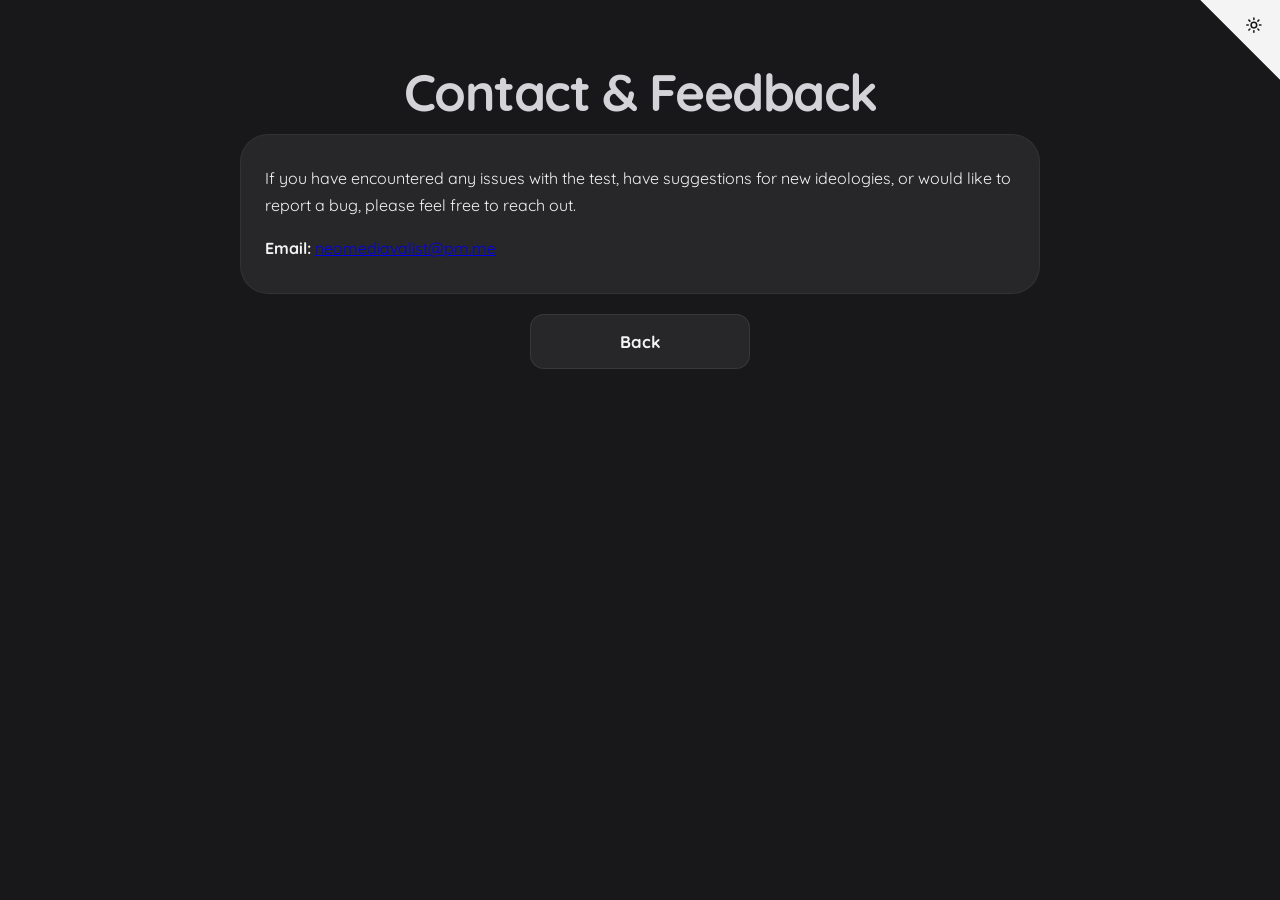
<file: contact.html>
<!DOCTYPE html>
<html lang="en">
<head>
    <meta charset="UTF-8">
    <meta name="viewport" content="width=device-width, initial-scale=1.0">
    <title>NeoNeoValues - Contact</title>
    <link rel="stylesheet" href="style.css?v=1790fb93">
    <link rel="icon" type="image/svg+xml" href="icon.svg">
    <script src="theme.js?v=1790fb93"></script>
    <link rel="manifest" href="manifest.webmanifest">
    <meta name="theme-color" content="#18181b">
    <link rel="apple-touch-icon" href="apple-touch-icon.png">
    <script src="pwa.js?v=1790fb93"></script>
</head>
<body>
    <div class="main-container">
        <h1>Contact & Feedback</h1>
        
        <div class="description-box">
            <p>
                If you have encountered any issues with the test, have suggestions for new ideologies, or would like to report a bug, please feel free to reach out.
            </p>
            <p>
                <strong>Email:</strong> <a href="mailto:neomediavalist@pm.me">neomediavalist@pm.me</a>
            </p>
        </div>

        <div class="button-container">
            <button onclick="location.href='index.html'">Back</button>
        </div>
    </div>
</body>
</html>
</file>
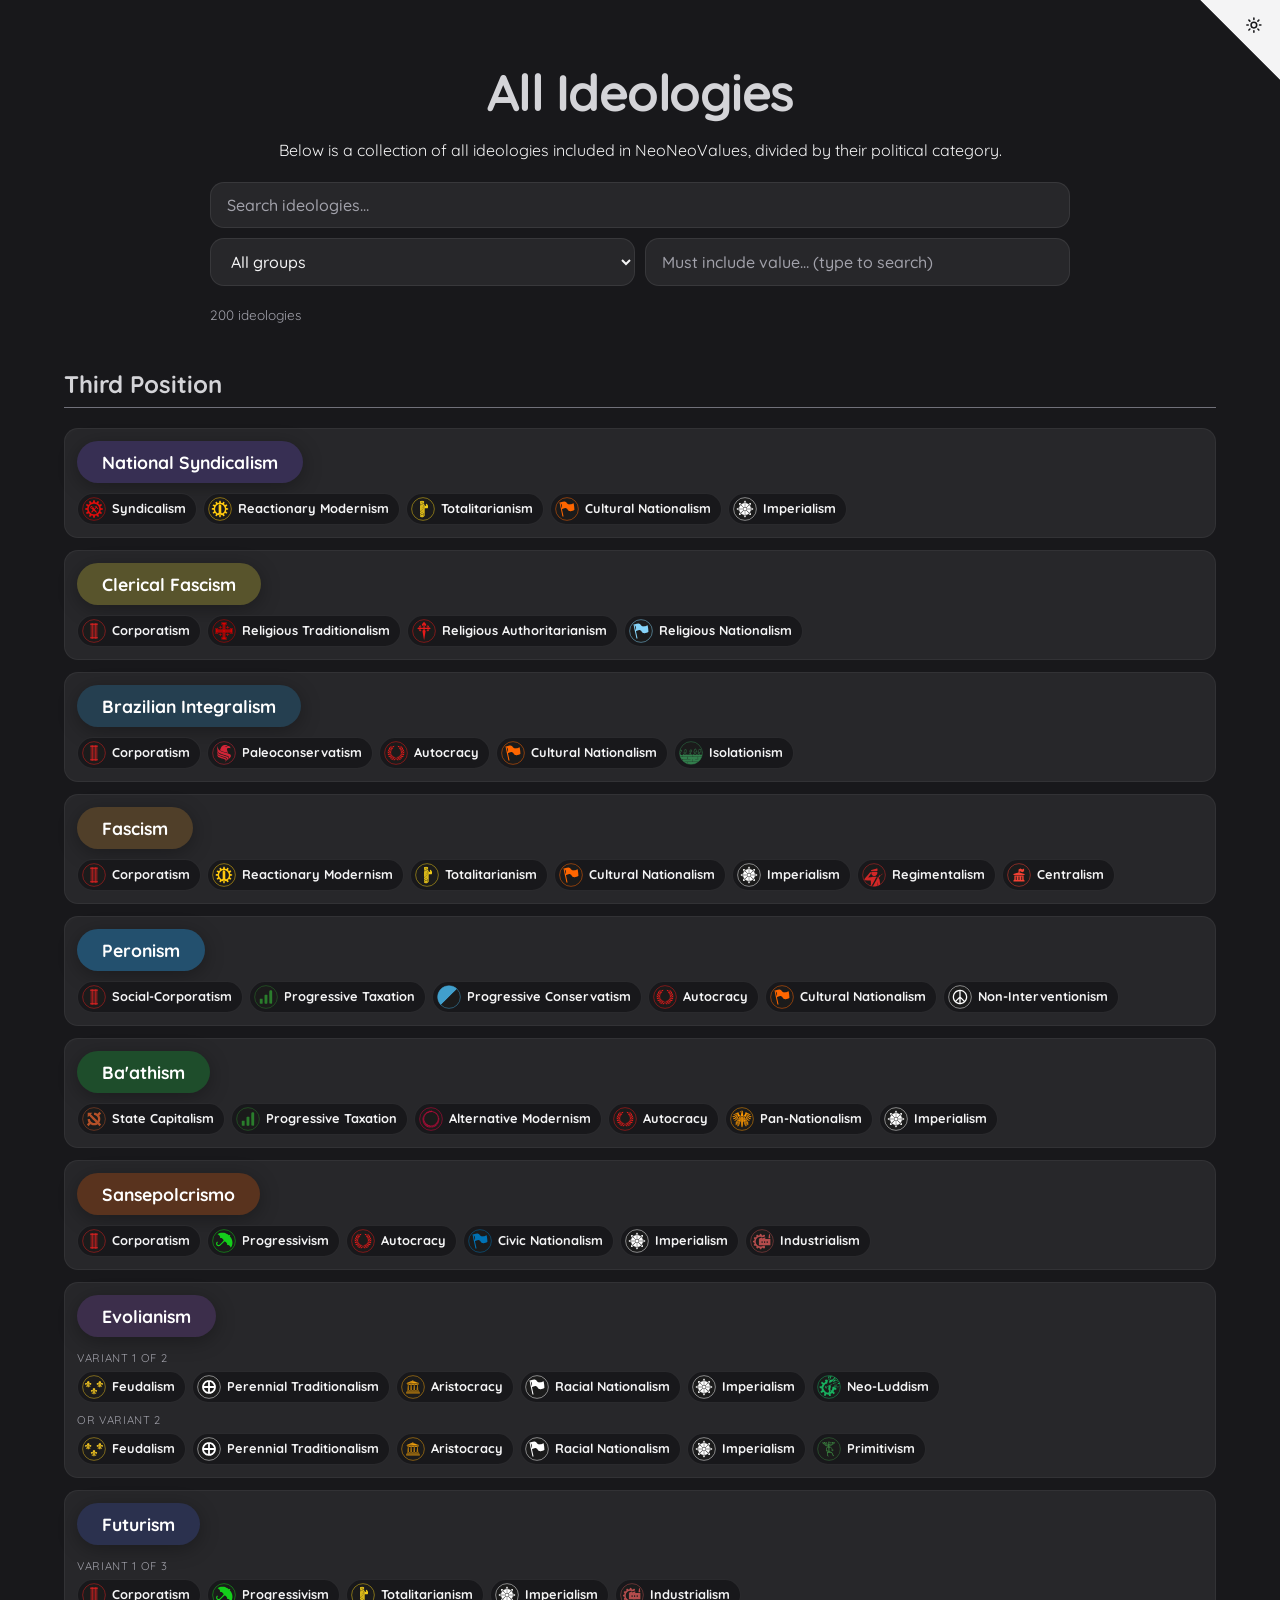
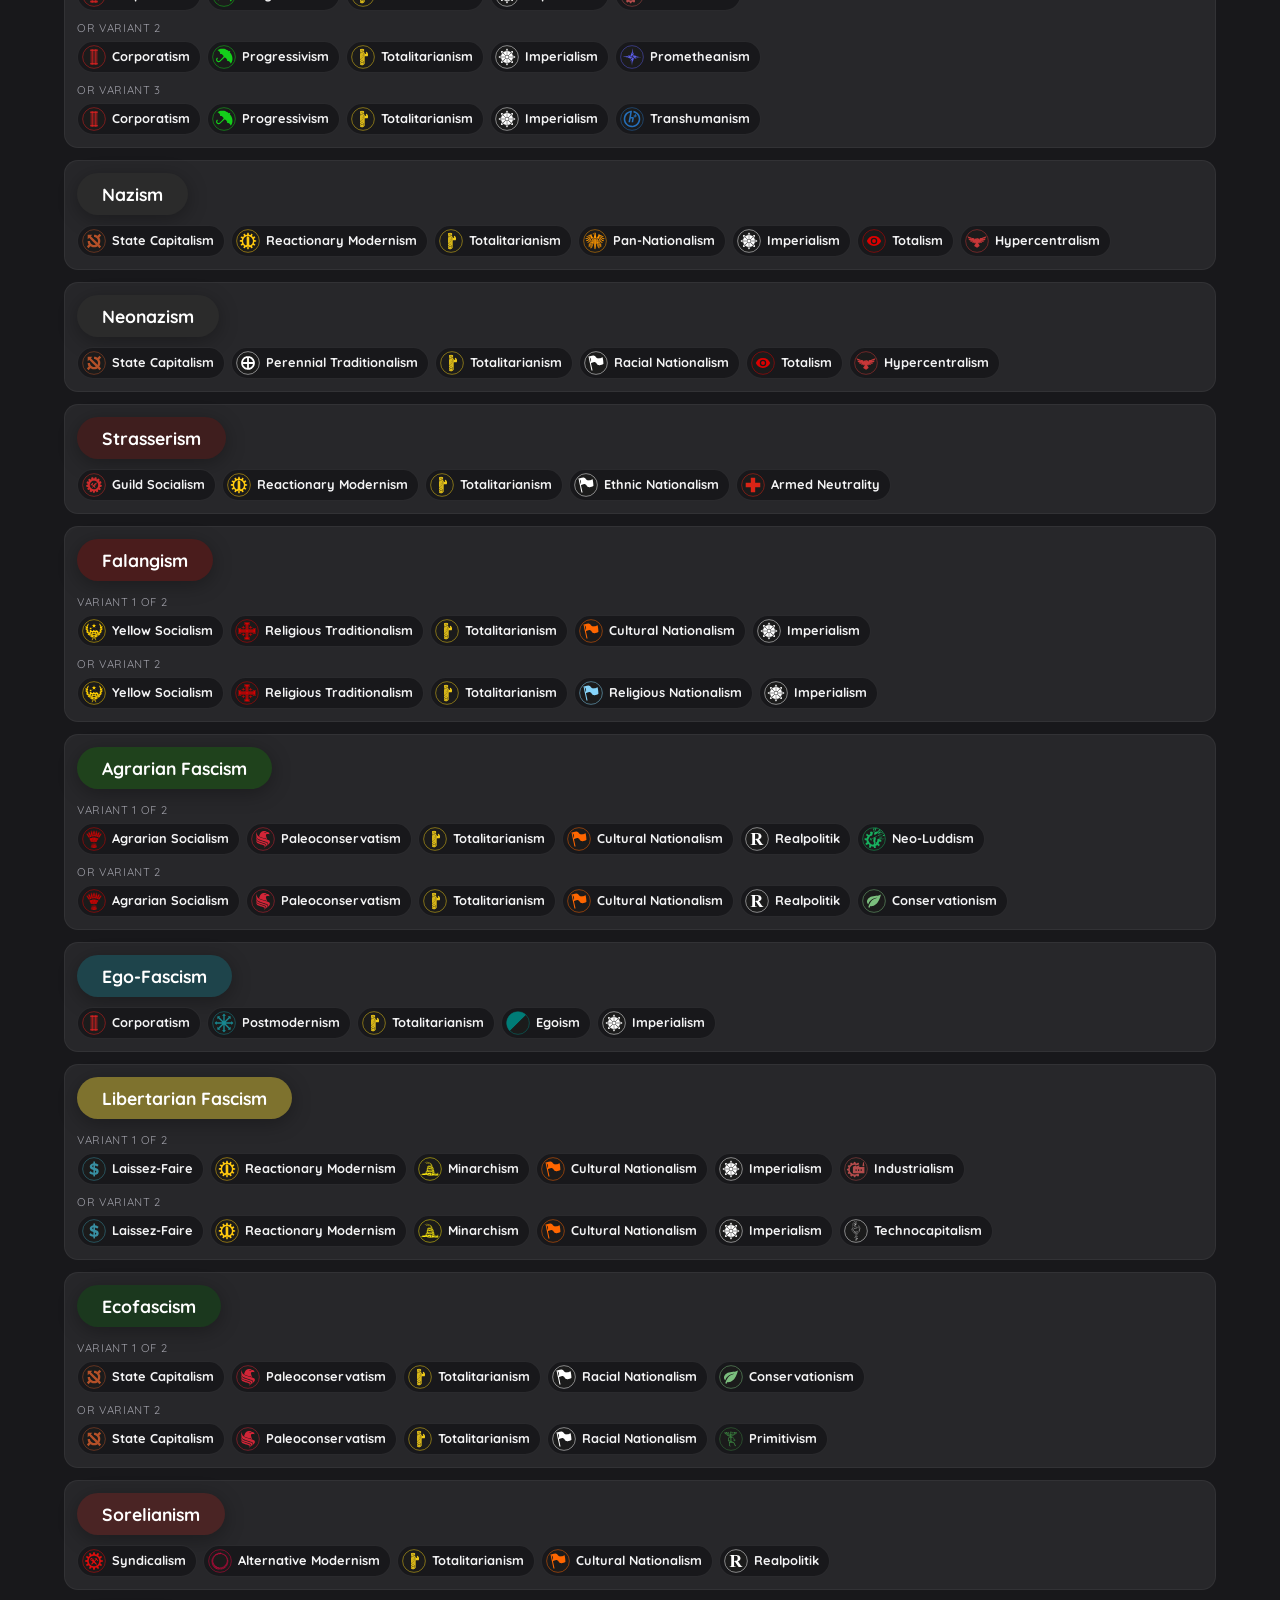
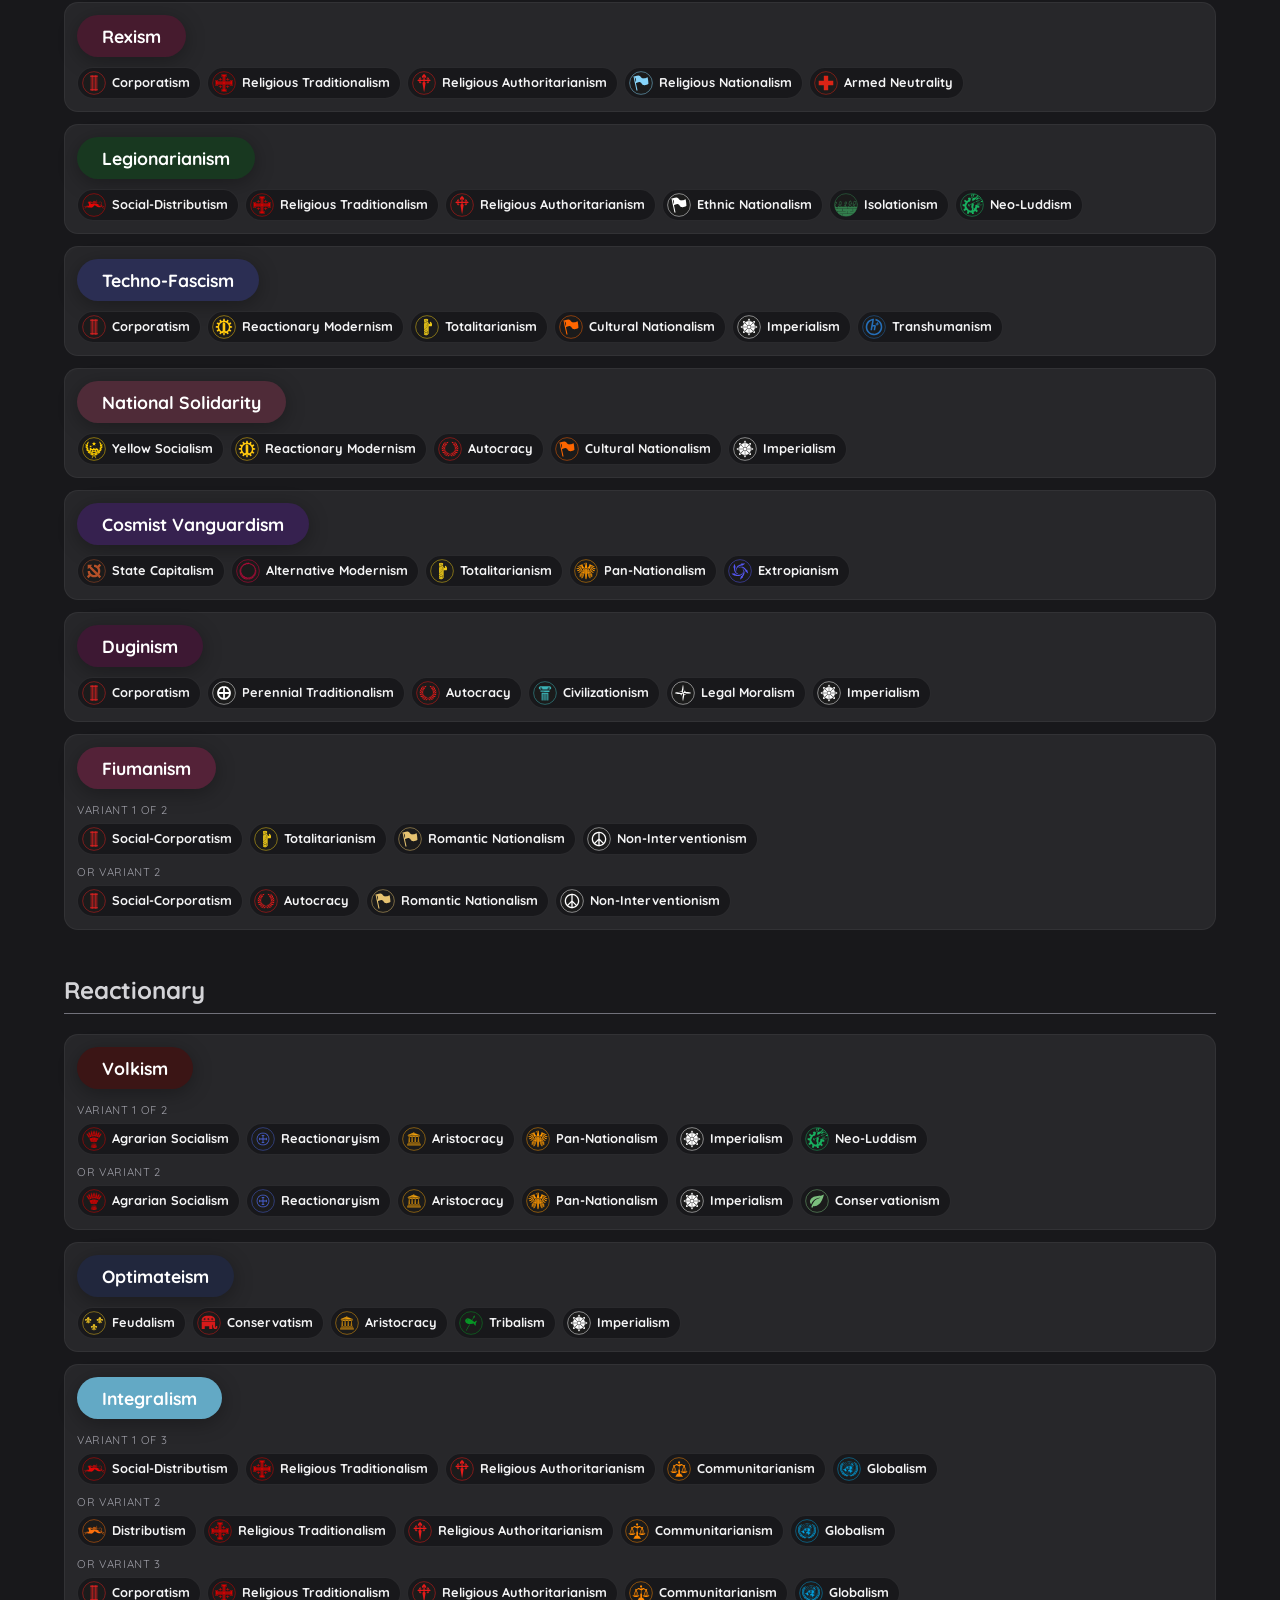
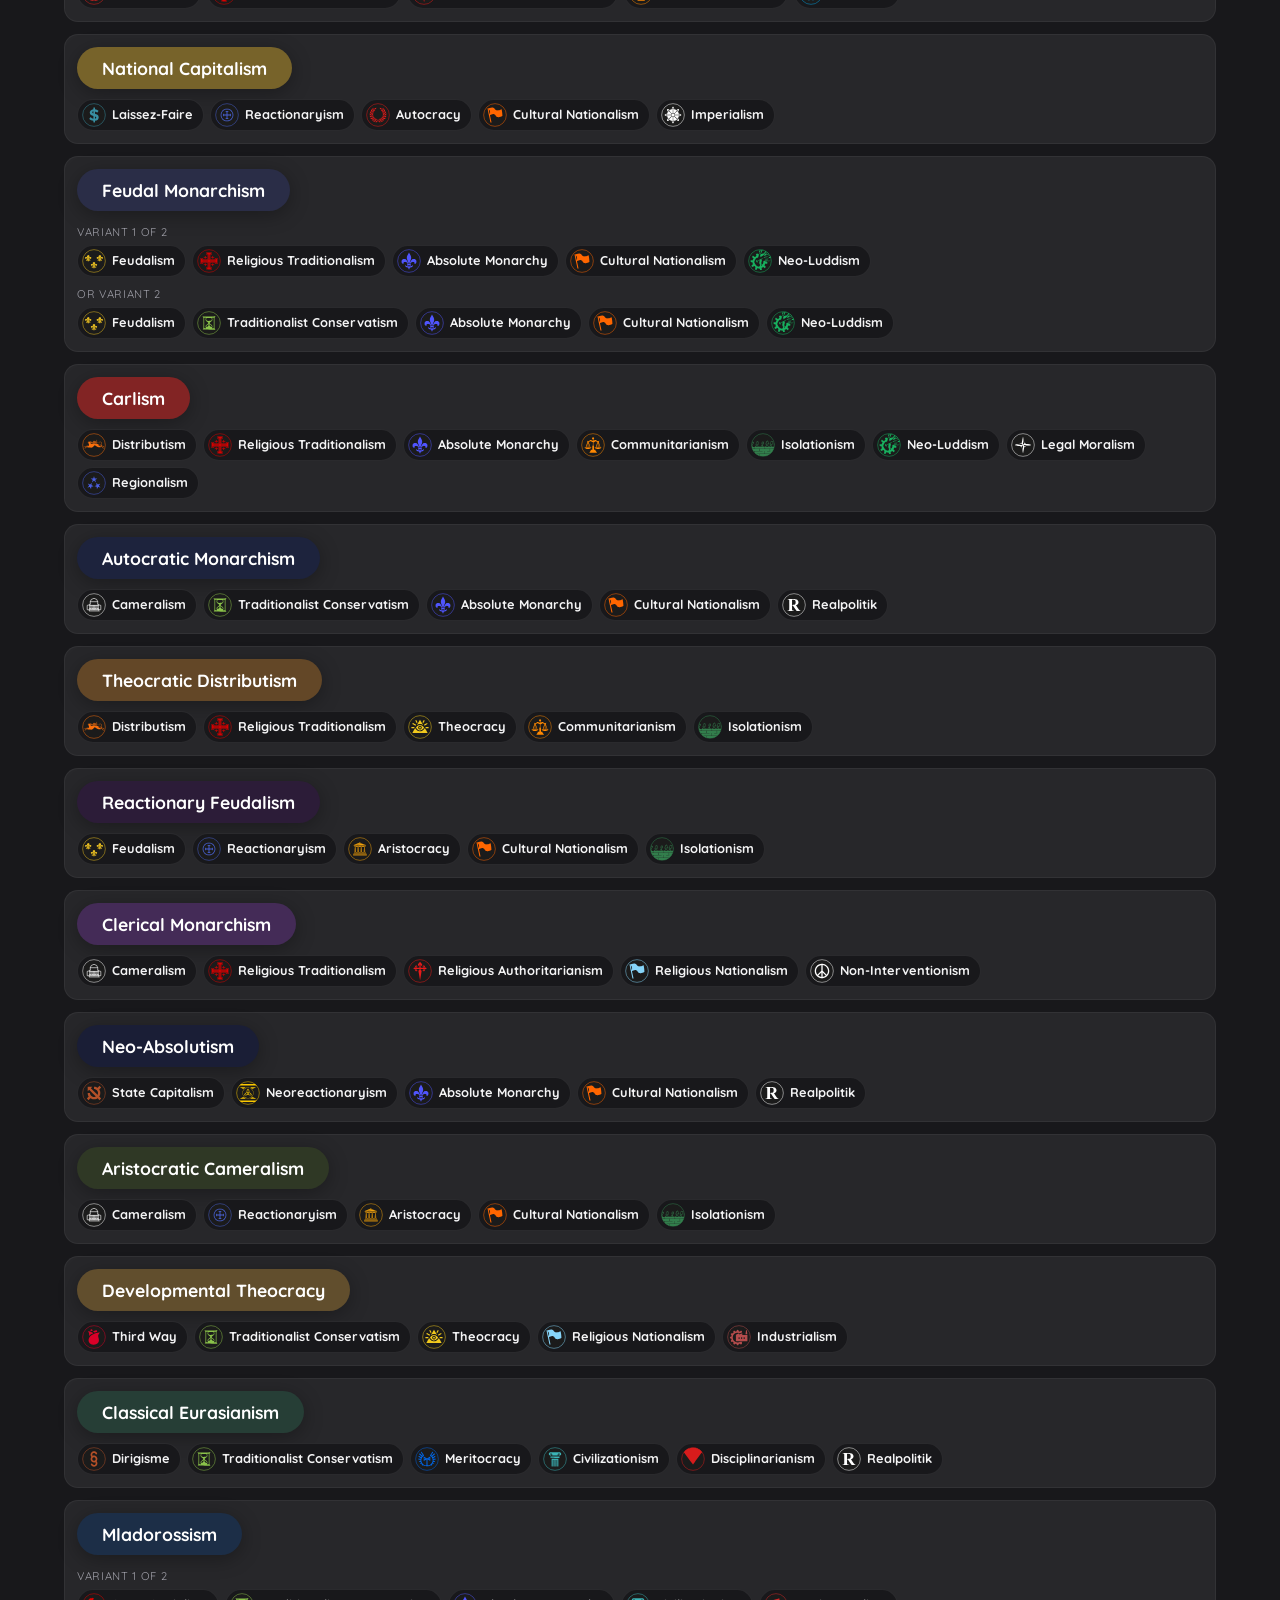
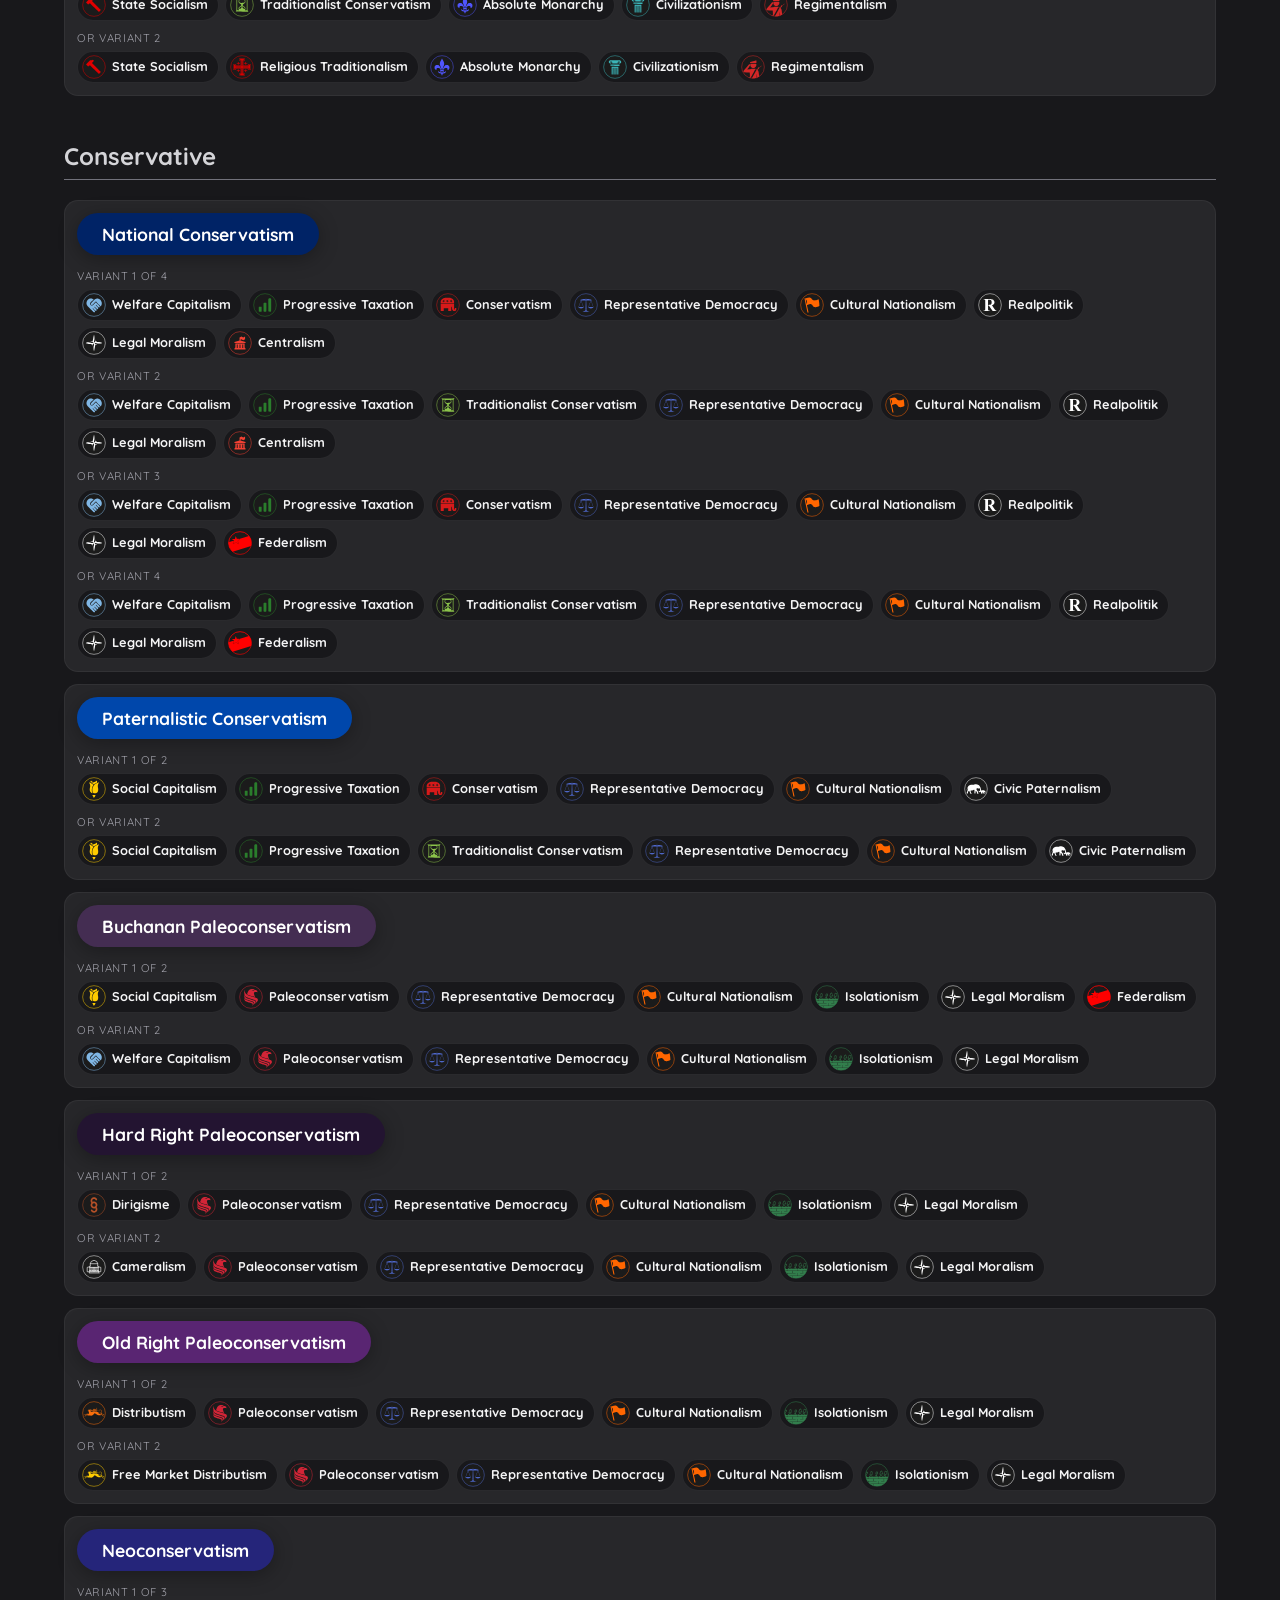
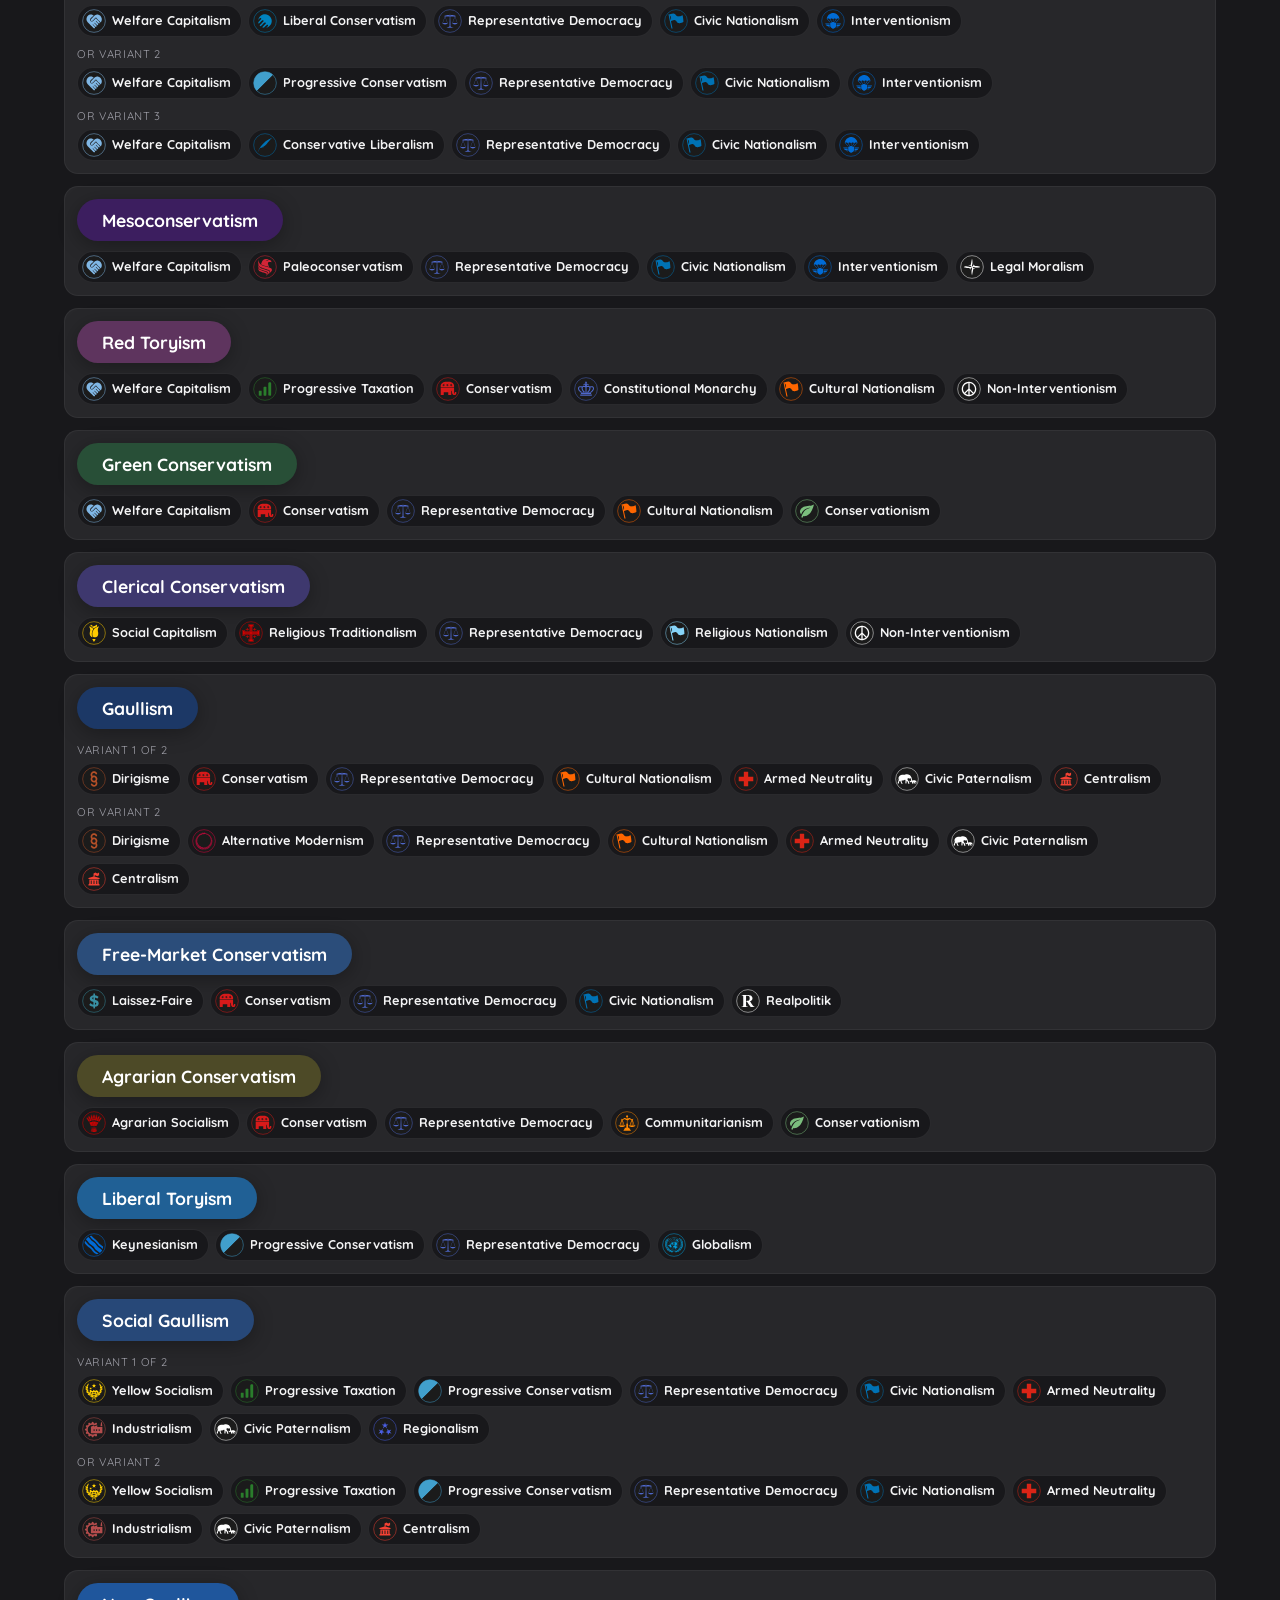
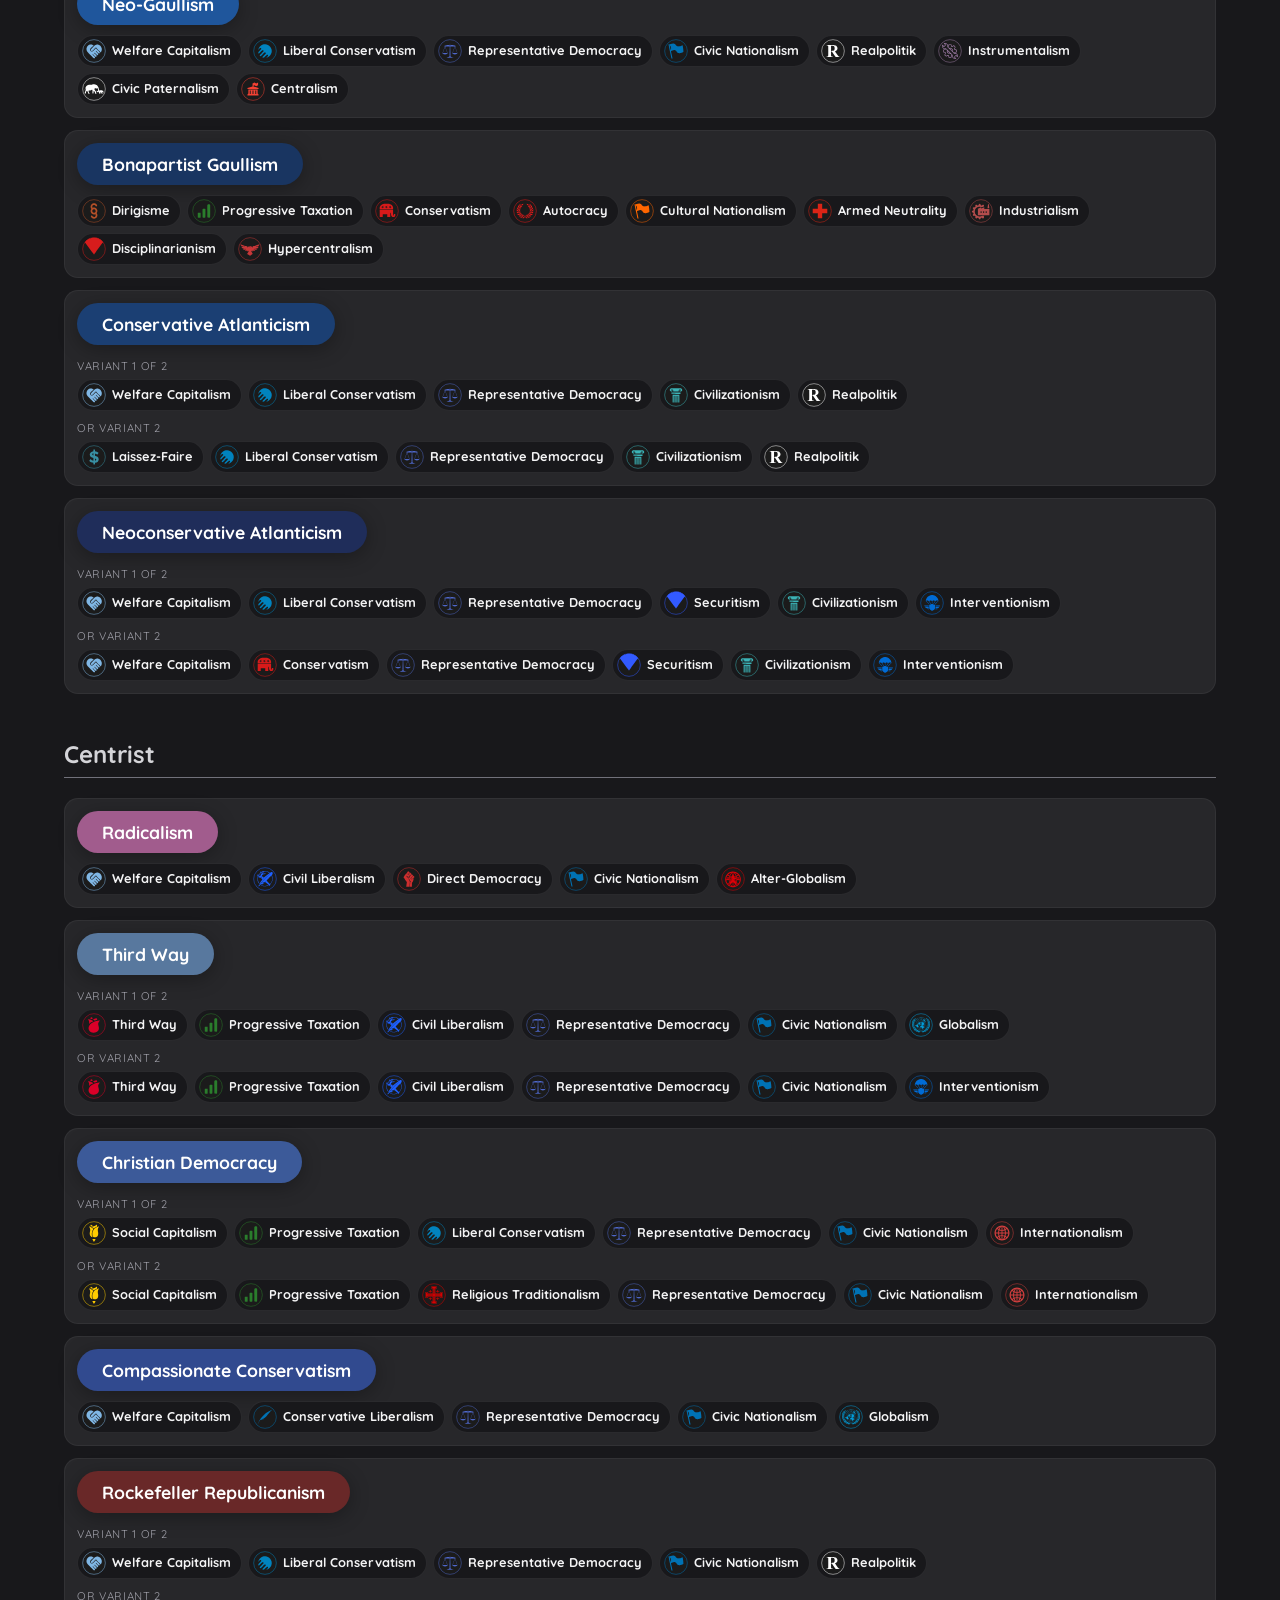
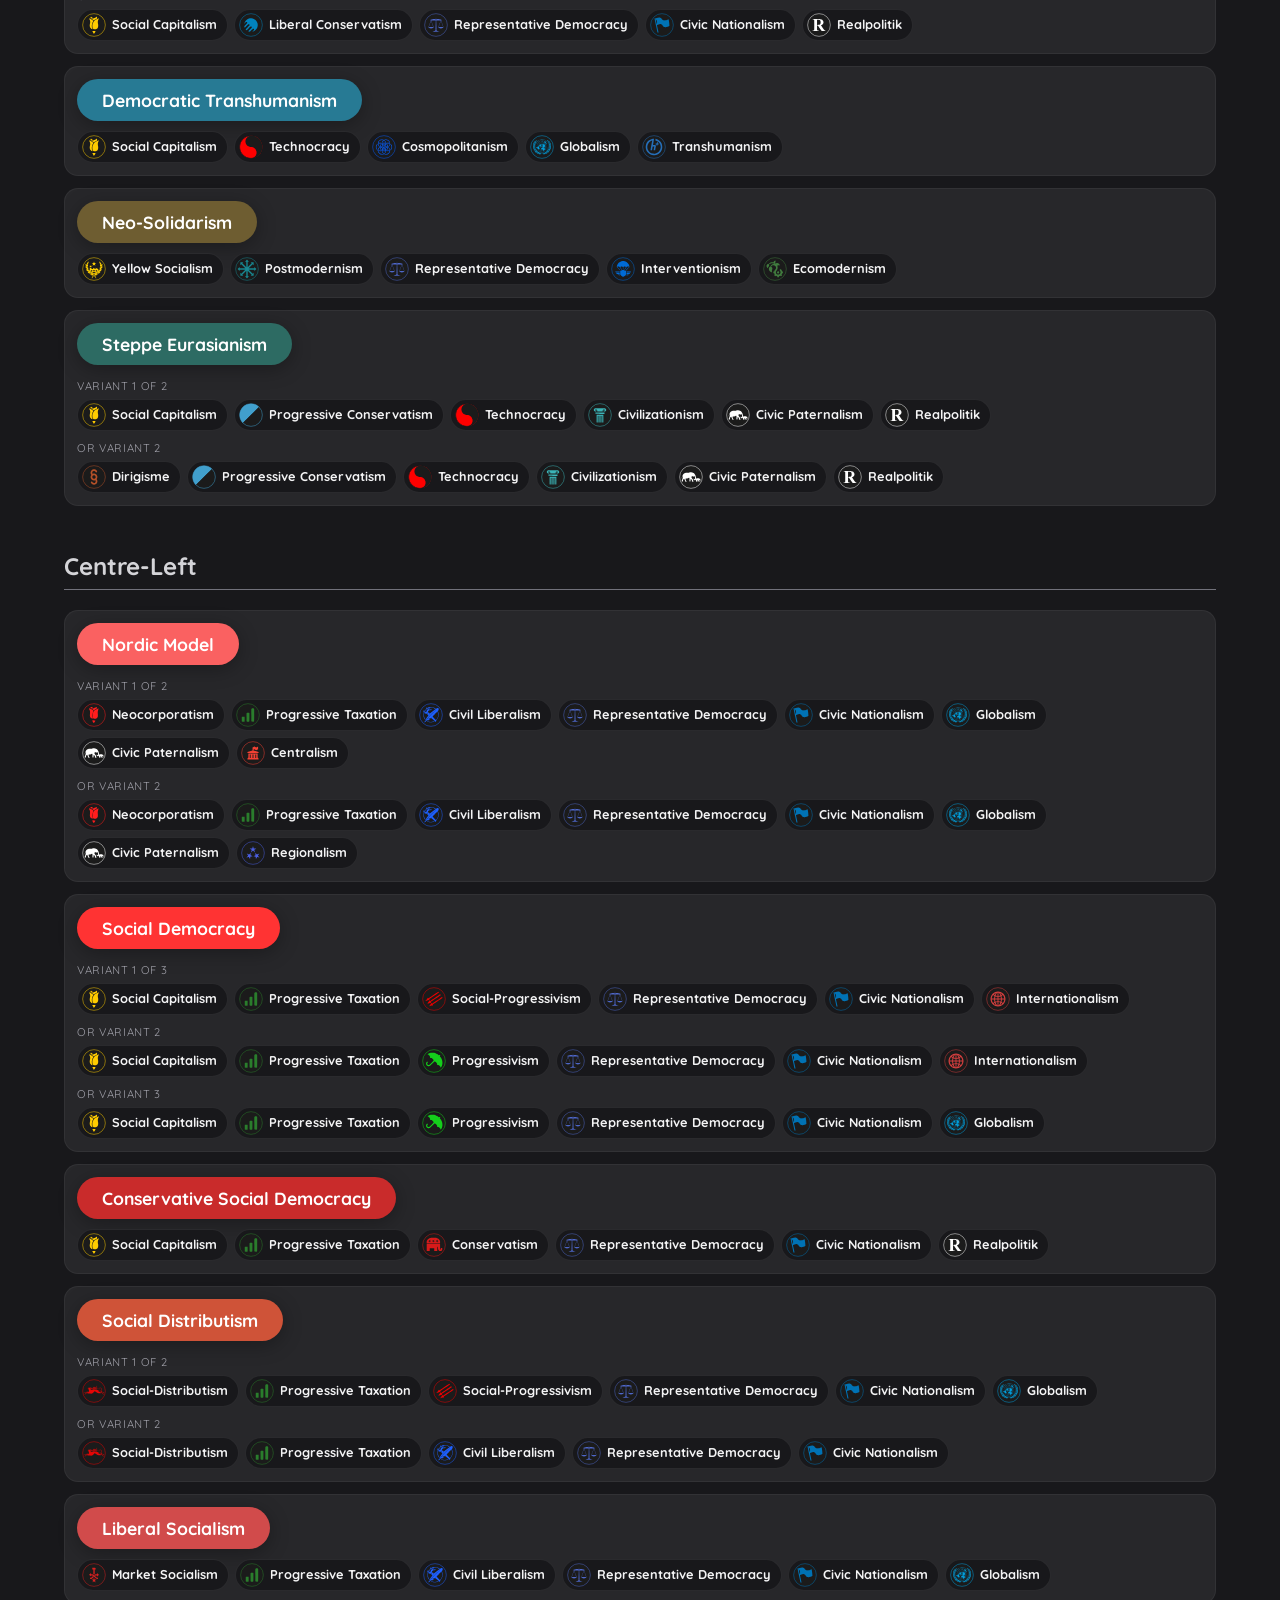
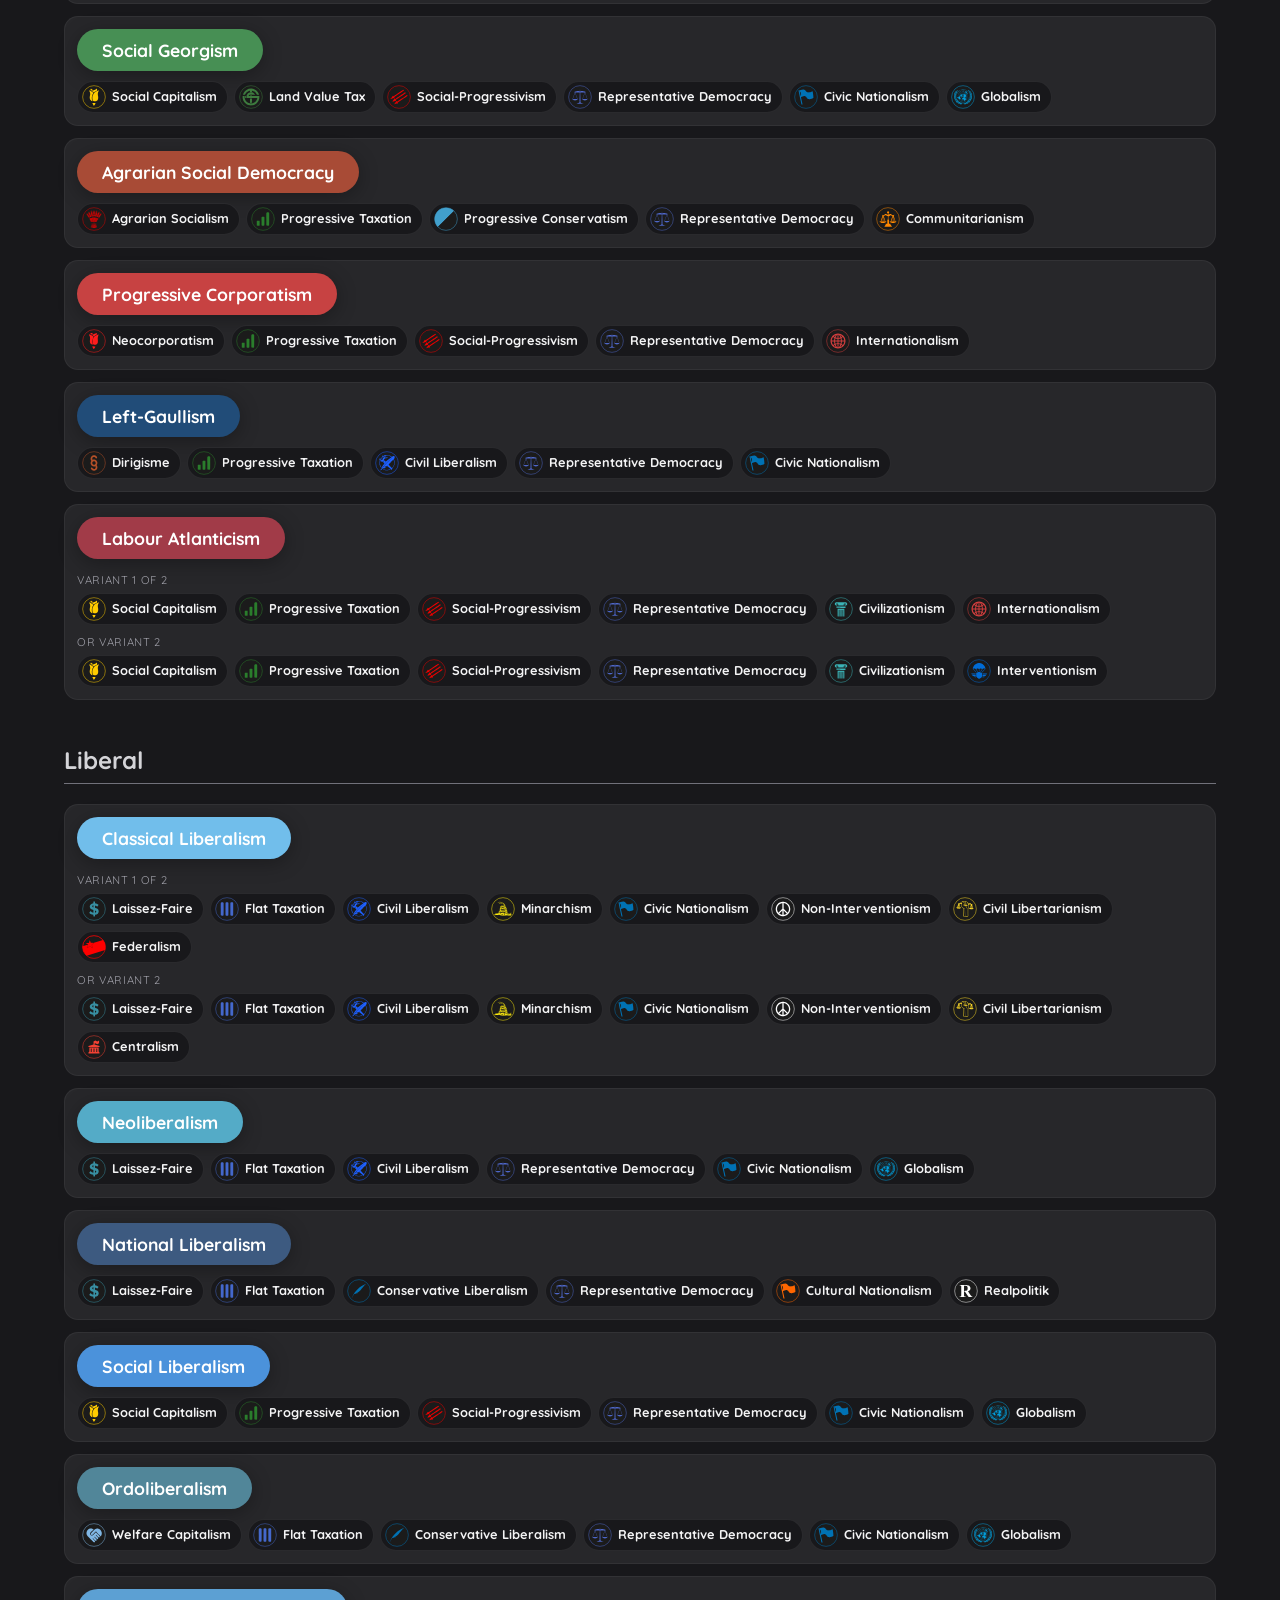
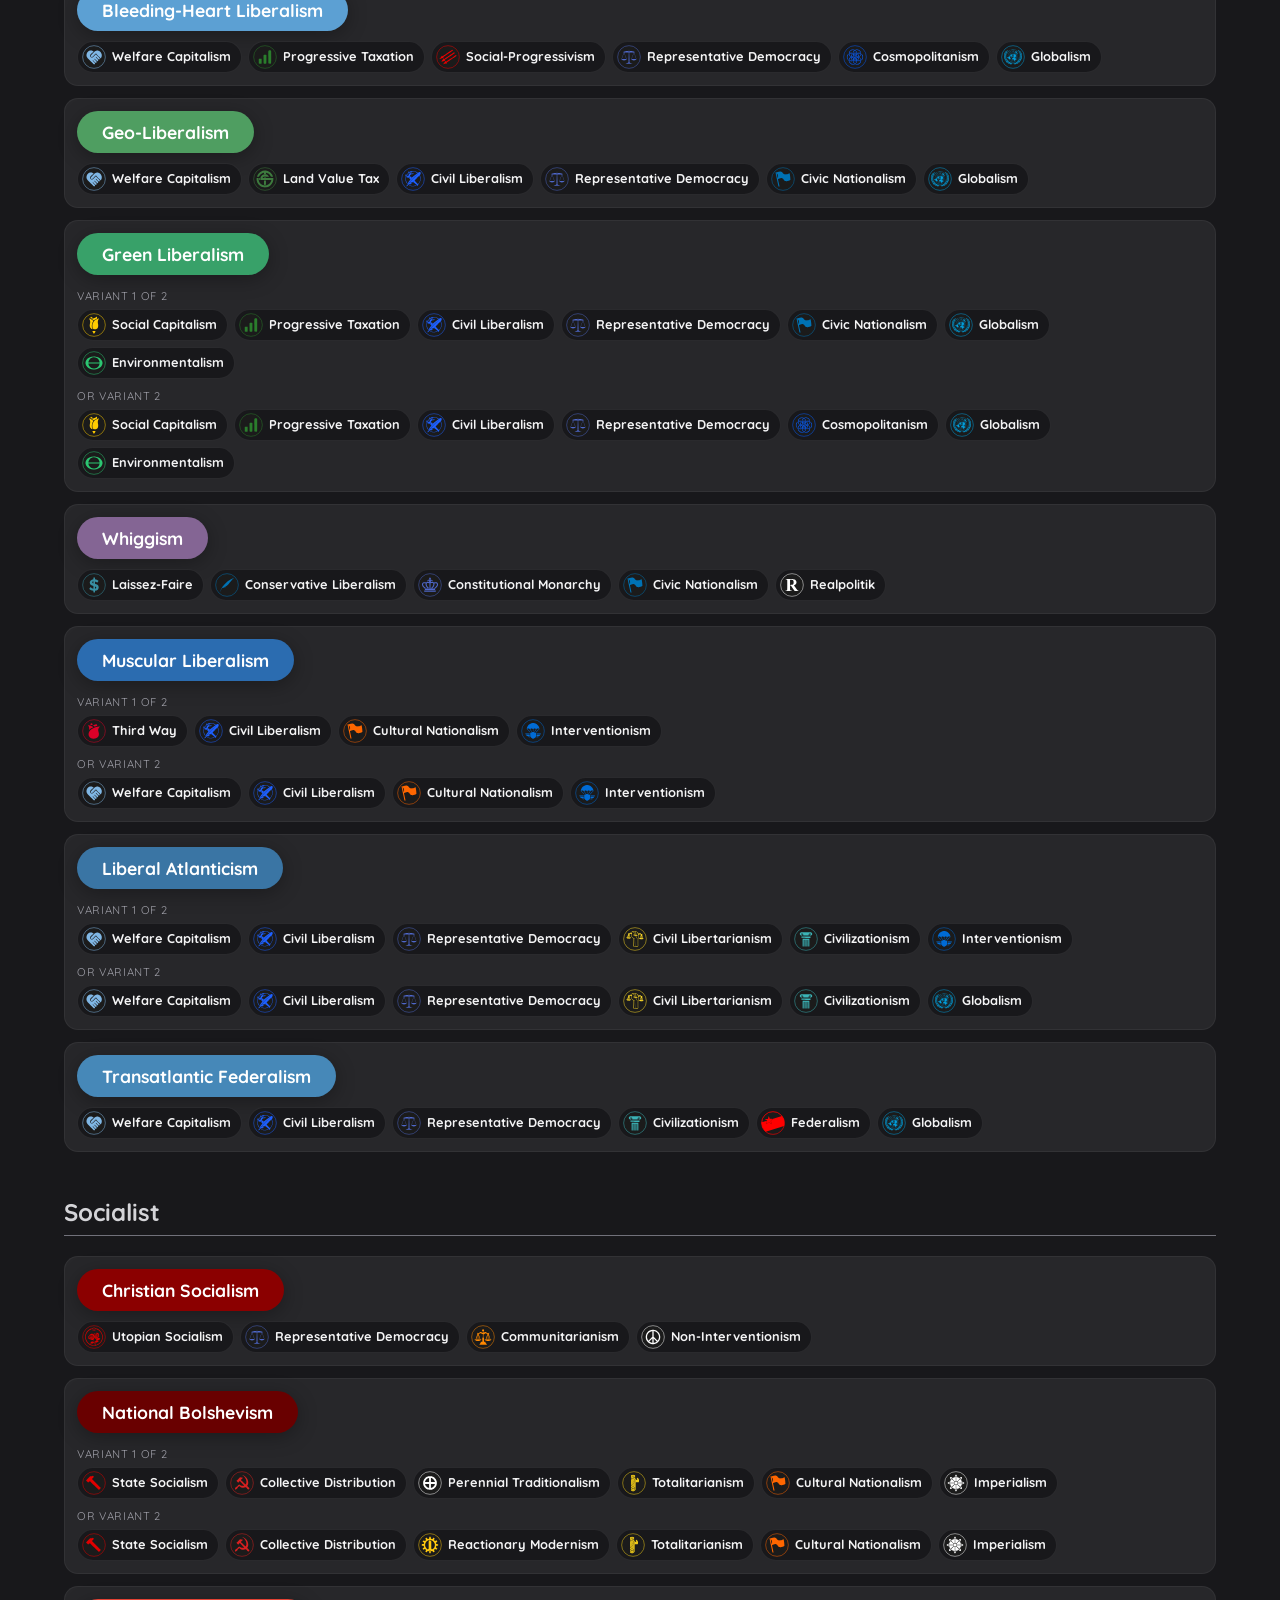
<file: ideologies.html>
<!DOCTYPE html>
<html lang="en">
<head>
    <meta charset="UTF-8">
    <meta name="viewport" content="width=device-width, initial-scale=1.0">
    <title>NeoNeoValues - All Ideologies</title>
    <link rel="stylesheet" href="style.css?v=1790fb93">
    <link rel="icon" type="image/svg+xml" href="icon.svg">
    <script src="theme.js?v=1790fb93"></script>
    <link rel="manifest" href="manifest.webmanifest">
    <meta name="theme-color" content="#18181b">
    <link rel="apple-touch-icon" href="apple-touch-icon.png">
    <script src="pwa.js?v=1790fb93"></script>
</head>
<body>
    <div class="main-container">
        <h1>All Ideologies</h1>
        <p class="intro-text">Below is a collection of all ideologies included in NeoNeoValues, divided by their political category.</p>

        <div class="nv-filters">
            <input id="f-search" class="nv-input" type="search" placeholder="Search ideologies&hellip;" autocomplete="off">
            <div class="nv-filter-row">
                <select id="f-group" class="nv-input"><option value="">All groups</option></select>
                <input id="f-value" class="nv-input" list="f-value-list" placeholder="Must include value&hellip; (type to search)" autocomplete="off">
            </div>
            <datalist id="f-value-list"></datalist>
            <div id="f-tags" class="nv-chip-row"></div>
            <div class="nv-filter-foot">
                <span id="f-count"></span>
                <a id="f-clear" class="nv-change" href="#" style="display: none;">Clear filters</a>
            </div>
        </div>

        <div id="ideologies-container"></div>

        <div id="buttons" style="margin-top: 40px; padding-bottom: 60px;">
            <button onclick="location.href='index.html'">Back</button>
        </div>
    </div>

    <script src="data.js?v=1790fb93"></script>
    <script src="mods.js?v=1790fb93"></script>
    <script src="criteria.js?v=1790fb93"></script>
    <script>
        const container = document.getElementById('ideologies-container');
        const entries = [];   // { el, section, name, group, variants: [Set of value ids] }
        const sections = [];  // { el, entries[] }

        for (const groupName in ideologyGroups) {
            const section = document.createElement('div');
            section.className = 'category-section';

            const title = document.createElement('h2');
            title.className = 'category-title';
            title.innerText = groupName;
            section.appendChild(title);

            const flexContainer = document.createElement('div');
            flexContainer.className = 'values-flex-container';
            const secEntry = { el: section, entries: [] };

            ideologyGroups[groupName].forEach(name => {
                const bubble = document.createElement('a');
                bubble.className = 'label-bubble';
                bubble.href = `description.html?id=${encodeURIComponent(name)}&type=ideology`;
                bubble.innerText = name;
                bubble.style.backgroundColor = labelColors[name] || "#7a7a7a";
                bubble.style.textDecoration = 'none';
                bubble.style.fontSize = "1.1rem";
                bubble.style.margin = "8px";
                bubble.style.padding = "10px 25px";

                // each ideology is a card: name bubble + its criteria chips
                const card = document.createElement('div');
                card.className = 'nv-ideology-card';
                card.appendChild(bubble);
                card.appendChild(nvMakeCriteriaBlock(name));
                flexContainer.appendChild(card);

                const entry = {
                    el: card, name: name.toLowerCase(), group: groupName,
                    variants: nvIdeologyVariants(name).map(parts => new Set(parts))
                };
                entries.push(entry);
                secEntry.entries.push(entry);
            });

            section.appendChild(flexContainer);
            container.appendChild(section);
            sections.push(secEntry);
        }

        // ----- filter controls -----
        const fSearch = document.getElementById('f-search');
        const fGroup = document.getElementById('f-group');
        const fValue = document.getElementById('f-value');
        const fTags = document.getElementById('f-tags');
        const fCount = document.getElementById('f-count');
        const fClear = document.getElementById('f-clear');
        const selectedValues = []; // value ids that must all be present

        Object.keys(ideologyGroups).forEach(g => {
            const o = document.createElement('option'); o.value = g; o.textContent = g; fGroup.appendChild(o);
        });

        // value options labelled "Name (Category)" so they stay unambiguous
        const valueOptionToId = {};
        const list = document.getElementById('f-value-list');
        categories.forEach(cat => {
            Object.keys(resultsMapping[cat]).forEach(id => {
                const label = `${resultsMapping[cat][id]} (${categoryTitles[cat]})`;
                valueOptionToId[label.toLowerCase()] = id;
                const o = document.createElement('option'); o.value = label; list.appendChild(o);
            });
        });

        function tryAddValue() {
            const id = valueOptionToId[fValue.value.trim().toLowerCase()];
            if (!id) return;
            if (!selectedValues.includes(id)) selectedValues.push(id);
            fValue.value = '';
            apply();
        }
        fValue.addEventListener('input', tryAddValue);
        fValue.addEventListener('change', tryAddValue);

        function renderTags() {
            fTags.innerHTML = '';
            selectedValues.forEach(id => {
                const chip = nvMakeChip(id);
                if (!chip) return;
                const x = document.createElement('button');
                x.type = 'button';
                x.className = 'nv-chip-x';
                x.textContent = '\u00D7';
                x.setAttribute('aria-label', 'Remove filter');
                x.onclick = () => { selectedValues.splice(selectedValues.indexOf(id), 1); apply(); };
                chip.appendChild(x);
                fTags.appendChild(chip);
            });
        }

        function apply() {
            const q = fSearch.value.trim().toLowerCase();
            const group = fGroup.value;
            let shown = 0;
            entries.forEach(e => {
                const ok =
                    (!q || e.name.includes(q)) &&
                    (!group || e.group === group) &&
                    (selectedValues.length === 0 ||
                        e.variants.some(v => selectedValues.every(id => v.has(id))));
                e.el.style.display = ok ? '' : 'none';
                if (ok) shown++;
            });
            sections.forEach(s => {
                s.el.style.display = s.entries.some(e => e.el.style.display !== 'none') ? '' : 'none';
            });
            renderTags();
            const active = q || group || selectedValues.length;
            fCount.textContent = active ? `Showing ${shown} of ${entries.length} ideologies` : `${entries.length} ideologies`;
            fClear.style.display = active ? '' : 'none';
        }

        fSearch.addEventListener('input', apply);
        fGroup.addEventListener('change', apply);
        fClear.addEventListener('click', ev => {
            ev.preventDefault();
            fSearch.value = ''; fGroup.value = ''; fValue.value = ''; selectedValues.length = 0; apply();
        });
        apply();
    </script>
</body>
</html>
</file>
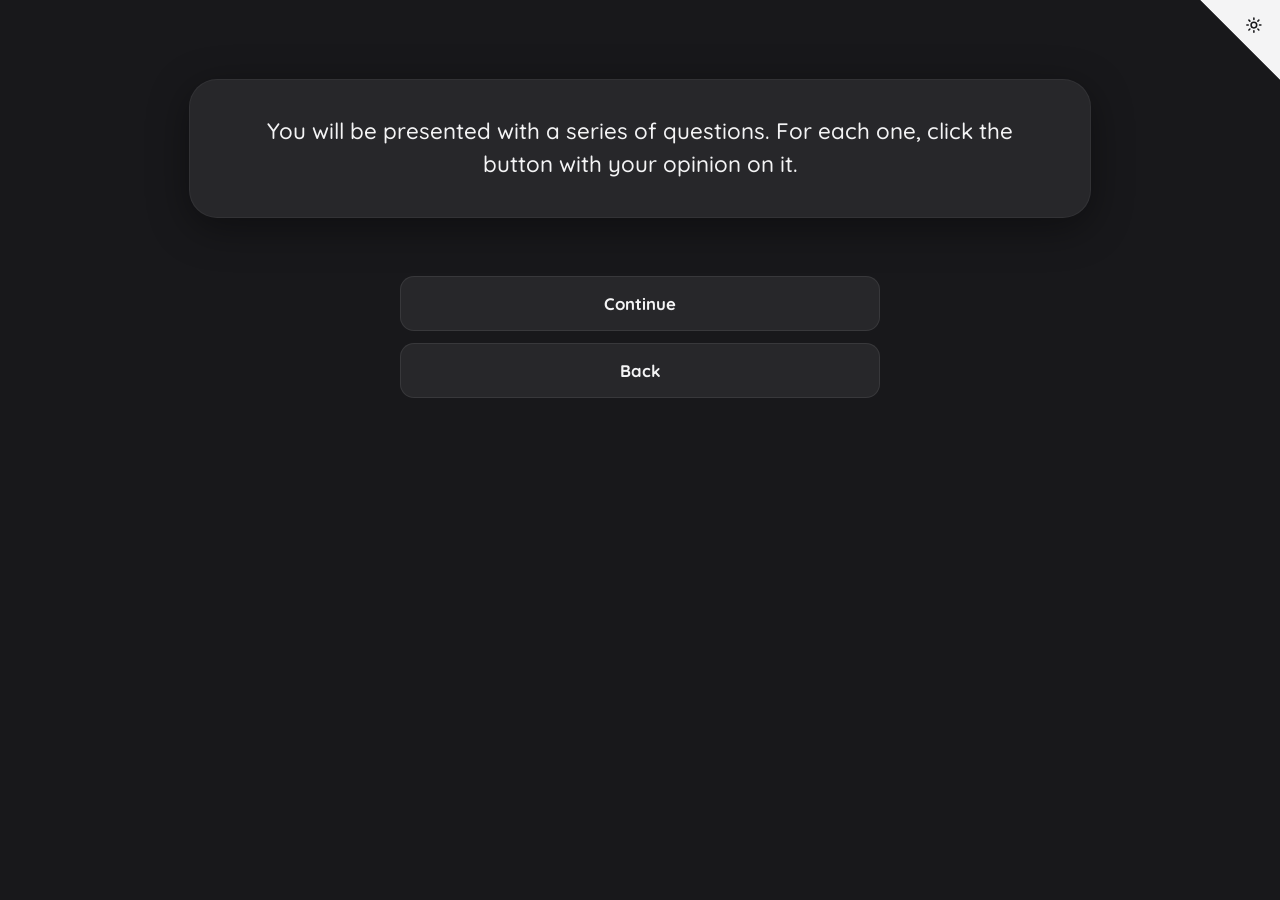
<file: Instruction.html>
<!DOCTYPE html>
<html lang="en">
<head>
    <meta charset="UTF-8">
    <meta name="viewport" content="width=device-width, initial-scale=1.0">
    <title>NeoNeoValues</title>
    <link rel="stylesheet" href="style.css?v=1790fb93">
    <link rel="icon" type="image/svg+xml" href="icon.svg">
    <script src="theme.js?v=1790fb93"></script>
    <link rel="manifest" href="manifest.webmanifest">
    <meta name="theme-color" content="#18181b">
    <link rel="apple-touch-icon" href="apple-touch-icon.png">
    <script src="pwa.js?v=1790fb93"></script>
</head>
<body>
    <div class="main-container">
    <div class="question-container">
        <h2 id="question">You will be presented with a series of questions. For each one, click the button with your opinion on it.</h2>
    </div>
    
    <div id="buttons">
        <button onclick="location.href='quiz.html'">Continue</button>
        <button onclick="location.href='index.html'">Back</button>
    </div>
    </div>
</body>
</html>
</file>
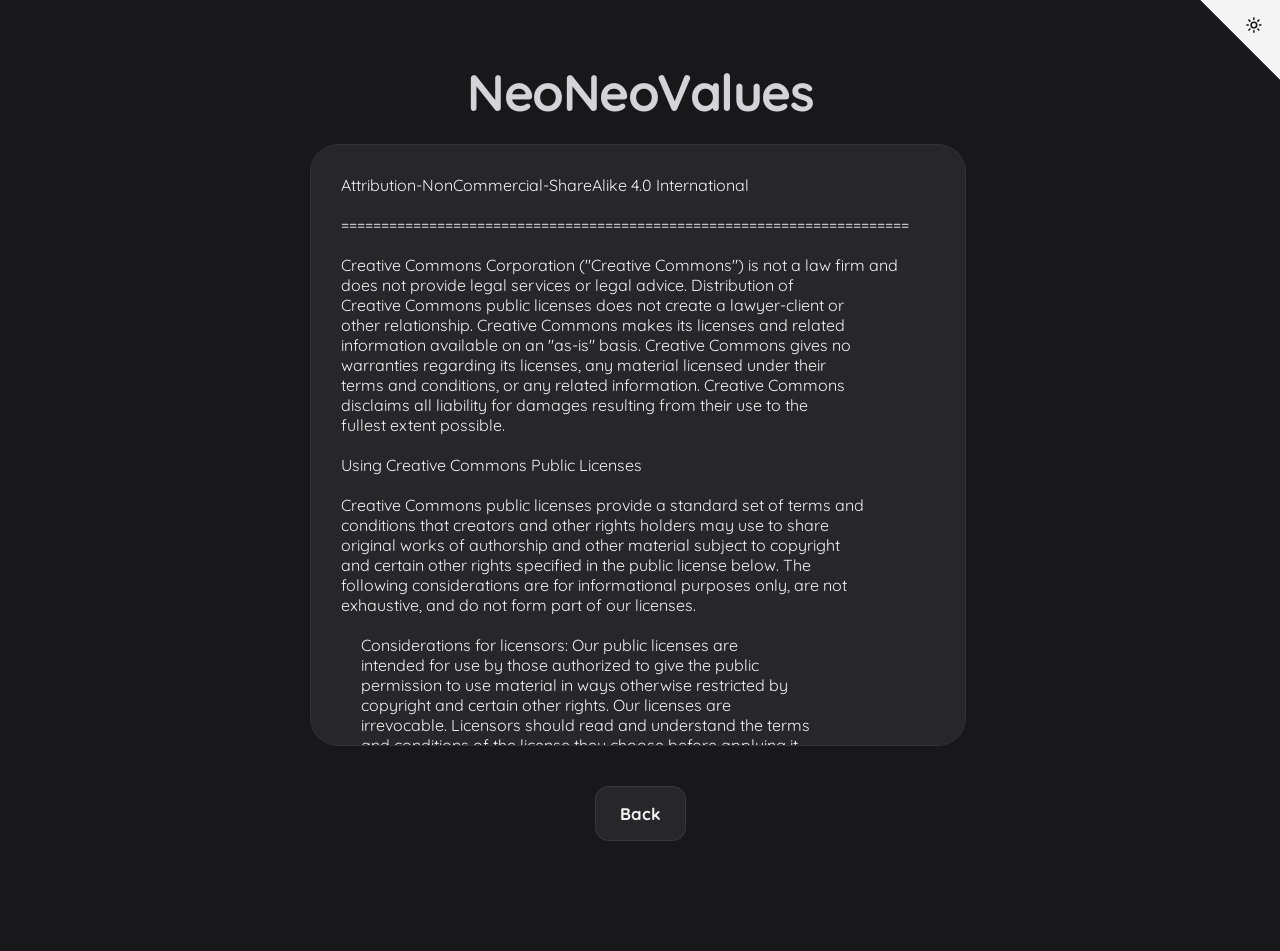
<file: licpage.html>
<!DOCTYPE html>
<html lang="en">
<head>
    <meta charset="UTF-8">
    <meta name="viewport" content="width=device-width, initial-scale=1.0">
    <title>NeoNeoValues - License</title>
    <link rel="stylesheet" href="style.css?v=1790fb93">
    <script src="theme.js?v=1790fb93"></script>
    <link rel="manifest" href="manifest.webmanifest">
    <meta name="theme-color" content="#18181b">
    <link rel="apple-touch-icon" href="apple-touch-icon.png">
    <script src="pwa.js?v=1790fb93"></script>
</head>
<body>
    <div class="main-container">
    <h1>NeoNeoValues</h1>
    
    <div class="license-container">
        <div class="license-bubble">
            <pre id="license-text" style="white-space: pre-wrap; font-family: inherit; margin: 0;">Loading license...</pre>
        </div>
    </div>

    <div class="license-footer">
    <div id="buttons">
        <button onclick="location.href='index.html'">Back</button>
    </div>
</div>
</div>

<script>
    fetch('LICENSE')
        .then(response => {
            if (!response.ok) {
                throw new Error('Could not load LICENSE file');
            }
            return response.text();
        })
        .then(data => {
            document.getElementById('license-text').innerText = data;
        })
        .catch(error => {
            document.getElementById('license-text').innerText = 'Error loading license: ' + error.message;
        });
</script>
</body>
</html>
</file>
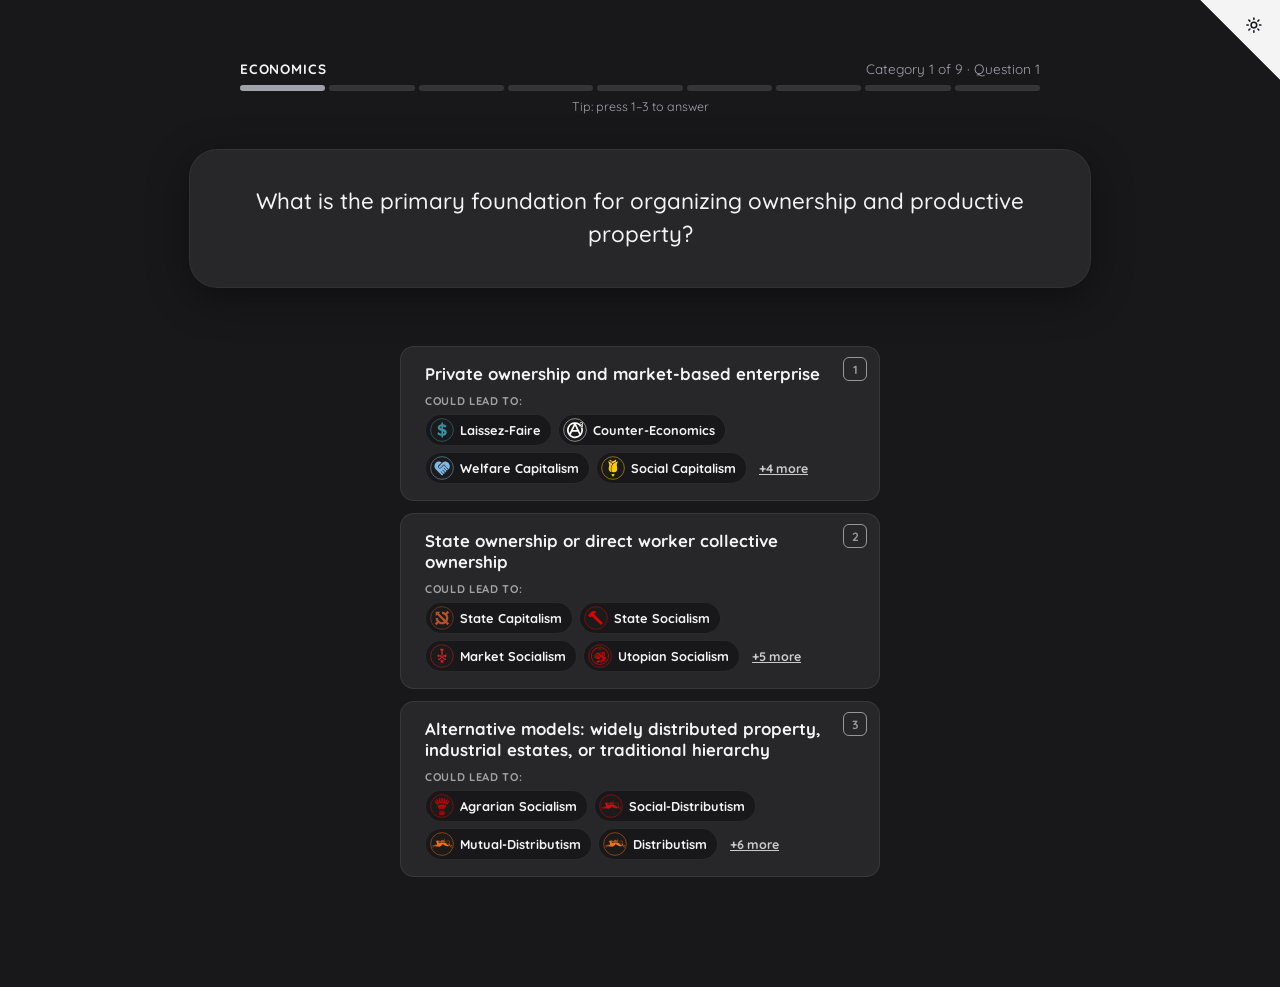
<file: quiz.html>
<!DOCTYPE html>
<html lang="en">
<head>
    <meta charset="UTF-8">
    <meta name="viewport" content="width=device-width, initial-scale=1.0">
    <title>NeoNeoValues - Quiz</title>
    <link rel="stylesheet" href="style.css?v=1790fb93">
    <link rel="icon" type="image/svg+xml" href="icon.svg">
    <script src="theme.js?v=1790fb93"></script>
    <link rel="manifest" href="manifest.webmanifest">
    <meta name="theme-color" content="#18181b">
    <link rel="apple-touch-icon" href="apple-touch-icon.png">
    <script src="pwa.js?v=1790fb93"></script>
</head>
<body>
    <div class="main-container">
    <div id="quiz-warning" class="nv-warning" style="display: none;"></div>
    <script>
    /* If a site file fails to load or is broken, say which one instead of leaving the page half-empty. */
    (function () {
        var problems = [];
        function name(url) { return String(url || '').split('/').pop().split('?')[0]; }
        window.nvShowQuizWarning = function (text) {
            var box = document.getElementById('quiz-warning');
            if (!box) return;
            box.textContent = '';
            box.appendChild(document.createTextNode(text + ' '));
            var a = document.createElement('a');
            a.href = 'check.html';
            a.textContent = 'Run the file check';
            a.style.fontWeight = '700';
            box.appendChild(a);
            box.style.display = 'block';
        };
        window.addEventListener('error', function (e) {
            var t = e.target;
            if (t && t.tagName === 'SCRIPT' && t.src) problems.push(name(t.src) + ' could not be loaded');
            else if (e.message && problems.length < 3) problems.push(name(e.filename) + ': ' + e.message);
            else return;
            window.nvShowQuizWarning('Part of the site did not load properly (' + problems.join('; ') + '). The quiz still works, but some features may be missing. Reload the page, or upload the file again.');
        }, true);
    })();
    </script>
    <div id="redo-banner" class="nv-redo-banner" style="display: none;"></div>
    <div id="quiz-progress" class="nv-progress" style="display: none;"></div>
    <div class="question-container">
    <h2 id="question"></h2>
</div>

<div id="buttons">
    </div>
    <script src="data.js?v=1790fb93"></script>
    <script src="mods.js?v=1790fb93"></script>
    <script src="criteria.js?v=1790fb93"></script>
    <script src="questions_tree.js?v=1790fb93"></script>
    <script src="quiz.js?v=1790fb93"></script>
    </div>
</body>
</html>
</file>
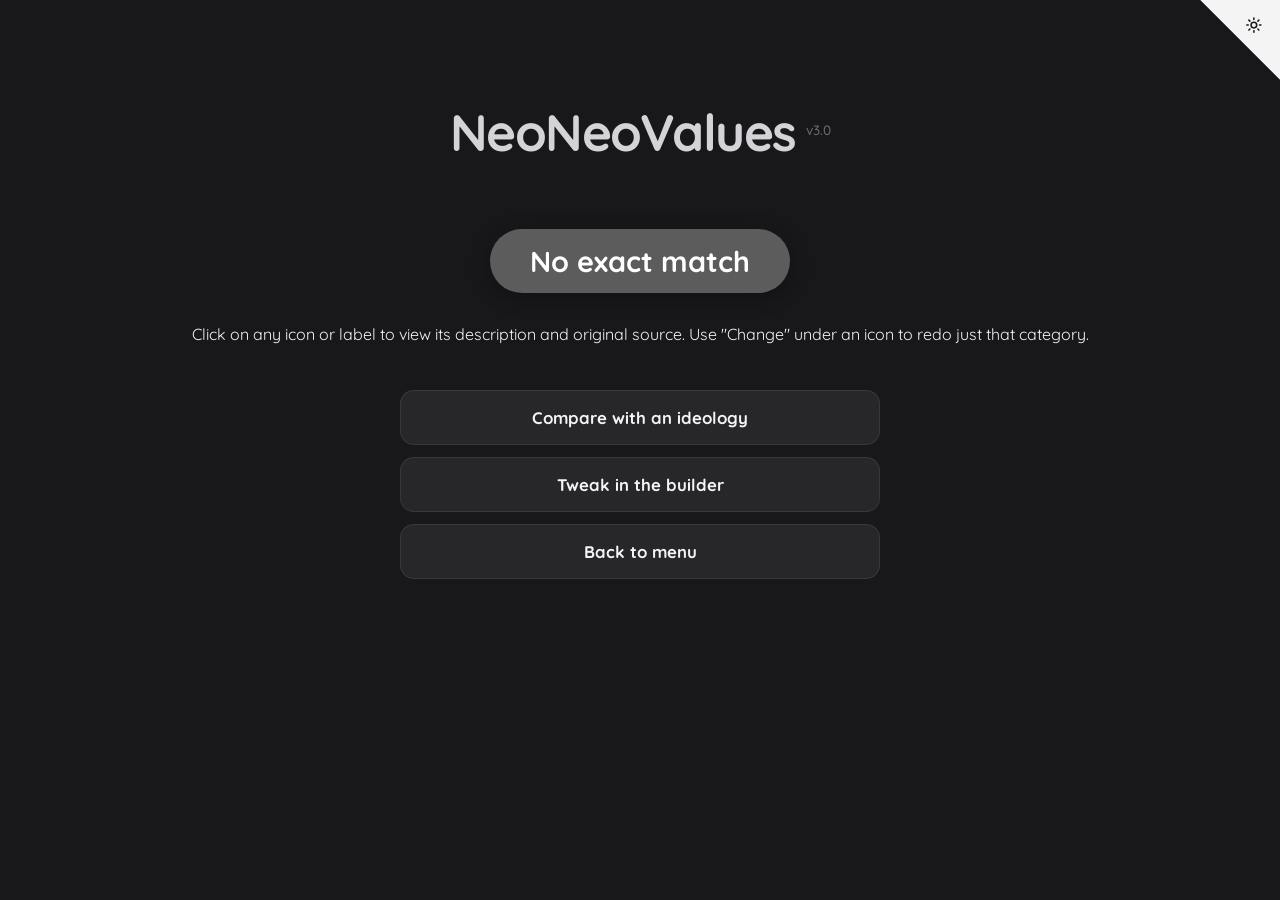
<file: results.html>
<!DOCTYPE html>
<html lang="en">
<head>
    <meta charset="UTF-8">
    <meta name="viewport" content="width=device-width, initial-scale=1.0">
    <title>NeoNeoValues</title>
    <link rel="stylesheet" href="style.css?v=1790fb93">
    <link rel="icon" type="image/svg+xml" href="icon.svg">
    <script src="theme.js?v=1790fb93"></script>
    <meta name="description" content="A political ideology quiz: find your match among 190+ ideologies, with the full criteria for every value and ideology.">
    <meta property="og:type" content="website">
    <meta property="og:site_name" content="NeoNeoValues">
    <meta property="og:title" content="NeoNeoValues - find your political ideology">
    <meta property="og:description" content="Answer questions across 9 categories and see which of 190+ ideologies fits you, with the full criteria for every result.">
    <meta property="og:image" content="og-image.png">
    <meta property="og:image:width" content="1200">
    <meta property="og:image:height" content="630">
    <meta name="twitter:card" content="summary_large_image">
    <meta name="twitter:title" content="NeoNeoValues - find your political ideology">
    <meta name="twitter:description" content="Answer questions across 9 categories and see which of 190+ ideologies fits you.">
    <meta name="twitter:image" content="og-image.png">
    <link rel="manifest" href="manifest.webmanifest">
    <meta name="theme-color" content="#18181b">
    <link rel="apple-touch-icon" href="apple-touch-icon.png">
    <script src="pwa.js?v=1790fb93"></script>
</head>
<body>
    <div class="main-container">
    <div class="main-results-wrapper">
        <div id="shared-banner" class="nv-redo-banner" style="display: none; margin: 0 auto 14px;">
            You're viewing shared results. <a href="Instruction.html" id="shared-quiz-link">Take the quiz yourself</a>
        </div>
        <div class="top-section">
            <div class="title-container">
                <h1>NeoNeoValues</h1>
                <span class="version-text">v3.0</span>
            </div>
            <div id="results-container"></div>
        </div>

        <div class="bottom-section">
            <div id="label"></div>

            <div id="closest-section" class="nv-closest" style="display: none;">
                <h2 class="nv-closest-title">Closest matches</h2>
                <p class="nv-closest-hint">Ranked by how many of an ideology's criteria you share (values from the same family count half).</p>
                <div id="closest-list"></div>
            </div>

            <p class="intro-text results-instruction" id="results-instruction">
                Click on any icon or label to view its description and original source.
                Use "Change" under an icon to redo just that category.
            </p>

            <div id="buttons" style="margin-top: 30px;">
                <button id="export-btn">Export as PNG</button>
                <button id="share-btn" style="display: none;">Copy link to my results</button>
                <button id="compare-btn">Compare with an ideology</button>
                <button id="builder-btn">Tweak in the builder</button>
                <button onclick="location.href='index.html'">Back to menu</button>
            </div>
        </div>
    </div>

    <script src="data.js?v=1790fb93"></script>
    <script src="mods.js?v=1790fb93"></script>
    <script src="criteria.js?v=1790fb93"></script>
    <script src="export.js?v=1790fb93"></script>
    <script src="share.js?v=1790fb93"></script>
    <script>
        // If a site file did not load (partial upload, stale copy), say which one instead of showing a blank page.
        (function () {
            const problems = [];
            const dataOk = typeof categories !== 'undefined' && typeof categoryTitles !== 'undefined' &&
                typeof resultsMapping !== 'undefined' && typeof labelMapping !== 'undefined' &&
                typeof labelColors !== 'undefined' && typeof ideologyGroups !== 'undefined' &&
                typeof subCategories !== 'undefined';
            const helpersOk = typeof nvGetUserResults === 'function' && typeof nvDecodeResults === 'function' &&
                typeof nvSanitizeResults === 'function' && typeof nvEncodeResults === 'function' &&
                typeof nvClosestIdeologies === 'function' && typeof nvMakeChip === 'function';
            if (!dataOk) problems.push('data.js is missing, cut off, or an older version');
            if (!helpersOk) problems.push('criteria.js is missing, cut off, or an older version');
            if (!problems.length) return;
            const box = document.createElement('div');
            box.className = 'nv-warning';
            box.style.margin = '20px auto';
            box.appendChild(document.createTextNode('Part of the site is missing or out of date: ' + problems.join('; ') + '. Upload it again from the latest zip and reload. '));
            const link = document.createElement('a');
            link.href = 'check.html';
            link.textContent = 'Run the file check';
            link.style.fontWeight = '700';
            box.appendChild(link);
            box.appendChild(document.createTextNode(' to see every file.'));
            const container = document.getElementById('results-container');
            container.parentNode.insertBefore(box, container);
            const generic = document.getElementById('nv-site-problem');   // this notice is more specific, so drop the generic banner
            if (generic) generic.remove();
            document.getElementById('export-btn').style.display = 'none';
            throw new Error('site files missing');
        })();

        // Results come from: a shared link (?s=), an internal link (?r=), or this device's saved results.
        // A shared link is only displayed; it never overwrites the viewer's own saved results.
        const urlParams = new URLSearchParams(window.location.search);
        const isShared = urlParams.has('s');
        const results = (function () {
            if (isShared) return nvDecodeResults(urlParams.get('s'));
            const fromUrl = urlParams.get('r');
            if (fromUrl) {
                try {
                    const parsed = nvSanitizeResults(JSON.parse(fromUrl));
                    try { localStorage.setItem('quizResults', JSON.stringify(parsed)); } catch (e) {}
                    return parsed;
                } catch (e) {}
            }
            return nvGetUserResults();
        })();
        const resultsParam = encodeURIComponent(JSON.stringify(results));
        const container = document.getElementById('results-container');
        const userResults = Object.values(results);

        categories.forEach(category => {
            const resultValue = results[category];
            if (!resultValue) return;

            const cell = document.createElement('div');
            cell.className = 'nv-result-cell';

            const wrapper = document.createElement('a');
            wrapper.className = 'result-item';
            wrapper.href = `description.html?id=${resultValue}&cat=${category}`;
            wrapper.style.textDecoration = 'none';
            wrapper.style.color = 'inherit';

            const img = document.createElement('img');
            img.src = `icons/${category}/${resultValue}.svg`;
            img.className = 'result-icon';
            img.onerror = () => { img.style.display = 'none'; };

            const name = document.createElement('p');
            const displayName = (resultsMapping[category] && resultsMapping[category][resultValue])
                ? resultsMapping[category][resultValue]
                : resultValue.replace(/_/g, ' ');
            name.innerText = displayName;
            name.className = 'result-text';

            wrapper.appendChild(img);
            wrapper.appendChild(name);
            cell.appendChild(wrapper);

            // Redo just this category (not offered on someone else's shared results)
            if (!isShared) {
            const change = document.createElement('a');
            change.className = 'nv-change';
            change.href = `quiz.html?redo=${category}&r=${resultsParam}`;
            change.textContent = '\u21BB Change';
            change.title = `Redo only the ${categoryTitles[category] || category} questions`;
            cell.appendChild(change);
            }

            container.appendChild(cell);
        });

        // ----- your ideology (unchanged logic: most specific fully-matched key wins) -----
        const matchedKey = Object.keys(labelMapping)
            .sort((a, b) => b.split('|').length - a.split('|').length)
            .find(key => key.split('|').every(part => userResults.includes(part)));

        const finalLabel = matchedKey ? labelMapping[matchedKey] : "No exact match";
        const labelDiv = document.getElementById('label');
        labelDiv.className = "label-bubble";
        labelDiv.style.backgroundColor = labelColors[finalLabel] || "#7a7a7a";

        if (matchedKey) {
            labelDiv.innerHTML = `<a href="description.html?id=${encodeURIComponent(finalLabel)}&type=ideology&from=results&r=${resultsParam}" style="color: inherit; text-decoration: none; display: block;">${finalLabel}</a>`;
        } else {
            labelDiv.innerText = finalLabel;
        }

        // ----- top 5 closest ideologies -----
        const closest = nvClosestIdeologies(results, 5, matchedKey ? [finalLabel] : []);
        if (closest.length > 0) {
            const list = document.getElementById('closest-list');
            closest.forEach((c, i) => {
                const pct = Math.round(c.score * 100);
                const row = document.createElement('div');
                row.className = 'nv-closest-row';

                const rank = document.createElement('span');
                rank.className = 'nv-rank';
                rank.textContent = i + 1;

                const main = document.createElement('div');
                main.className = 'nv-closest-main';

                const link = document.createElement('a');
                link.className = 'nv-pill';
                link.href = `description.html?id=${encodeURIComponent(c.name)}&type=ideology&from=results&r=${resultsParam}`;
                link.textContent = c.name;
                link.style.backgroundColor = labelColors[c.name] || '#7a7a7a';

                const bar = document.createElement('div');
                bar.className = 'nv-bar';
                const fill = document.createElement('div');
                fill.className = 'nv-bar-fill';
                fill.style.width = pct + '%';
                bar.appendChild(fill);

                const meta = document.createElement('div');
                meta.className = 'nv-closest-meta';
                let txt = `${pct}% \u00B7 ${c.exact} of ${c.total} criteria`;
                if (c.close) txt += ` (+${c.close} close)`;
                meta.textContent = txt;

                main.appendChild(link);
                main.appendChild(bar);
                main.appendChild(meta);

                const cmp = document.createElement('a');
                cmp.className = 'nv-change';
                cmp.href = `compare.html?a=you&b=${encodeURIComponent(c.name)}&r=${resultsParam}`;
                cmp.textContent = 'Compare';

                row.appendChild(rank);
                row.appendChild(main);
                row.appendChild(cmp);
                list.appendChild(row);
            });
            document.getElementById('closest-section').style.display = 'block';
        }


        // ----- export as PNG -----
        const exportBtn = document.getElementById('export-btn');
        if (!categories.some(c => results[c])) exportBtn.style.display = 'none';
        exportBtn.onclick = async () => {
            if (typeof nvRenderResultsPng !== 'function') { alert('export.js did not load, so the image cannot be created. Upload it again and reload.'); return; }
            const original = exportBtn.textContent;
            exportBtn.disabled = true;
            exportBtn.textContent = 'Rendering image\u2026';
            try {
                const data = {
                    values: categories.filter(c => results[c]).map(c => ({
                        cat: c,
                        id: results[c],
                        name: (resultsMapping[c] && resultsMapping[c][results[c]]) || results[c].replace(/_/g, ' '),
                        catTitle: categoryTitles[c] || c
                    })),
                    match: matchedKey ? { name: finalLabel, color: labelColors[finalLabel] } : null,
                    closest: closest.map(c => ({
                        name: c.name,
                        color: labelColors[c.name],
                        pct: Math.round(c.score * 100),
                        exact: c.exact, total: c.total, close: c.close
                    }))
                };
                const blob = await nvRenderResultsPng(data);
                const slug = (matchedKey ? finalLabel : 'results').toLowerCase().replace(/[^a-z0-9]+/g, '-').replace(/^-|-$/g, '');
                nvShowExportPreview(blob, 'neoneovalues-' + slug + '.png');
            } catch (err) {
                console.error(err);
                alert('Sorry, the image could not be created: ' + err.message);
            } finally {
                exportBtn.disabled = false;
                exportBtn.textContent = original;
            }
        };

        // ----- share link (only meaningful on a real website, not a file on disk) -----
        const shareBtn = document.getElementById('share-btn');
        if ((location.protocol === 'http:' || location.protocol === 'https:') && categories.some(c => results[c])) {
            shareBtn.style.display = '';
            shareBtn.onclick = () => {
                if (typeof nvShowShareLink !== 'function') { alert('share.js did not load. Upload it again and reload.'); return; }
                nvShowShareLink(nvBuildShareUrl(results));
            };
        }

        // ----- someone else's results -----
        if (isShared) {
            document.getElementById('shared-banner').style.display = 'block';
            const ins = document.getElementById('results-instruction');
            ins.textContent = 'Click on any icon or label to view its description and original source.';
        }

        document.getElementById('builder-btn').onclick = () => {
            location.href = 'builder.html?s=' + encodeURIComponent(nvEncodeResults(results)).replace(/%2C/g, ',');
        };
        document.getElementById('compare-btn').onclick = () => {
            location.href = `compare.html?a=you${matchedKey ? '&b=' + encodeURIComponent(finalLabel) : ''}&r=${resultsParam}`;
        };
    </script>
    </div>
</body>
</html>
</file>
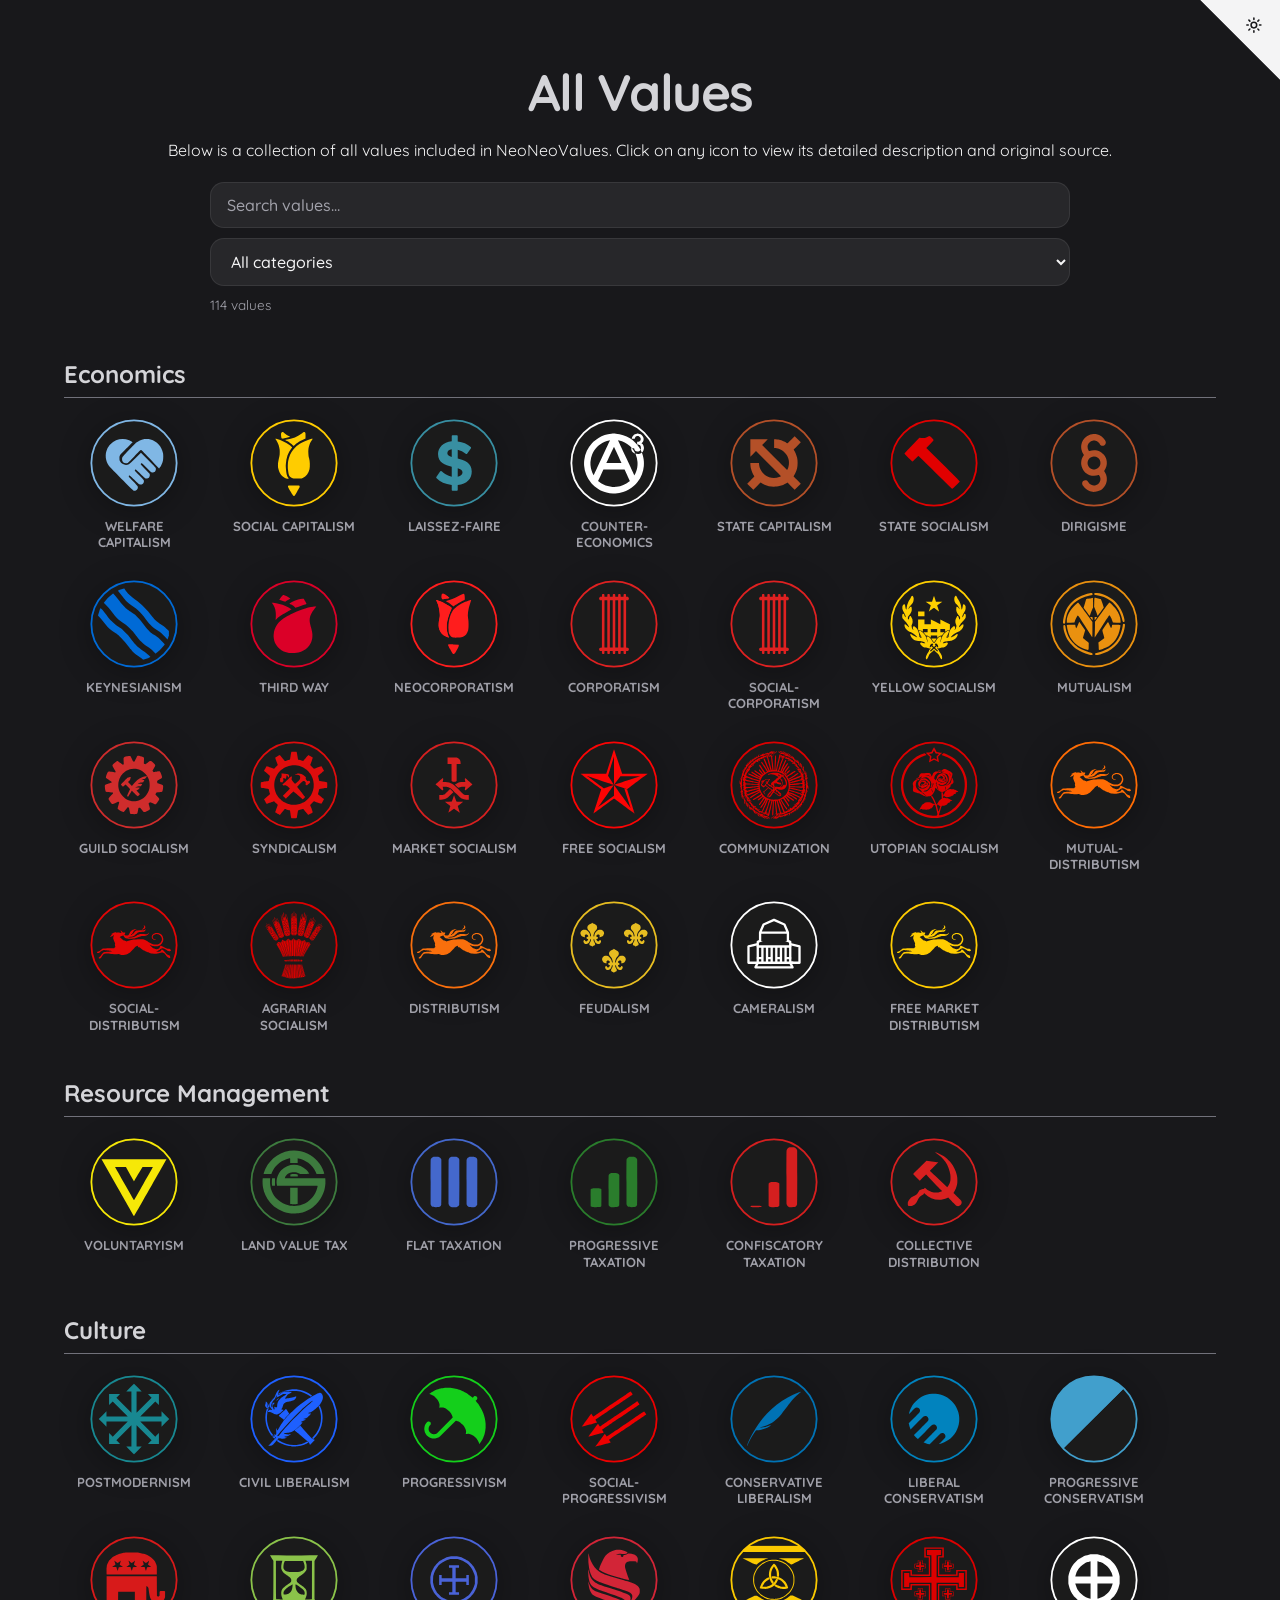
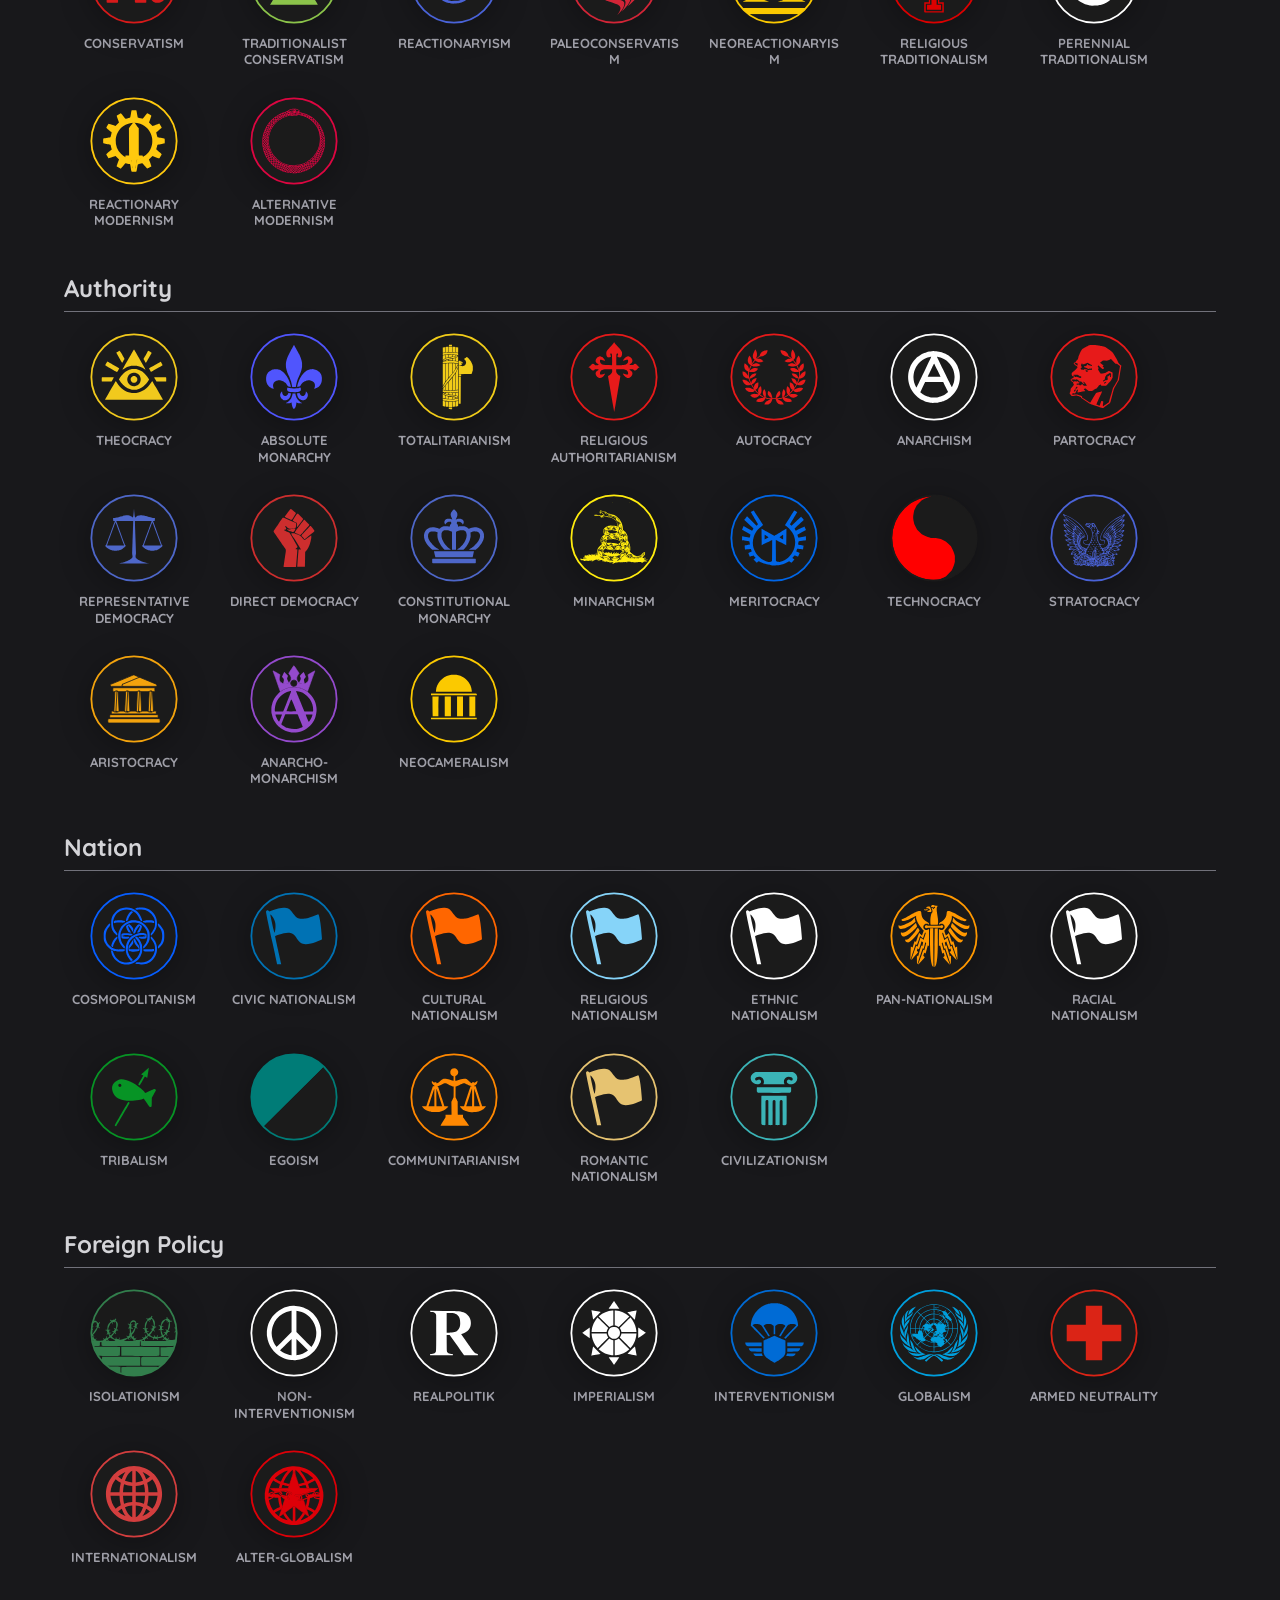
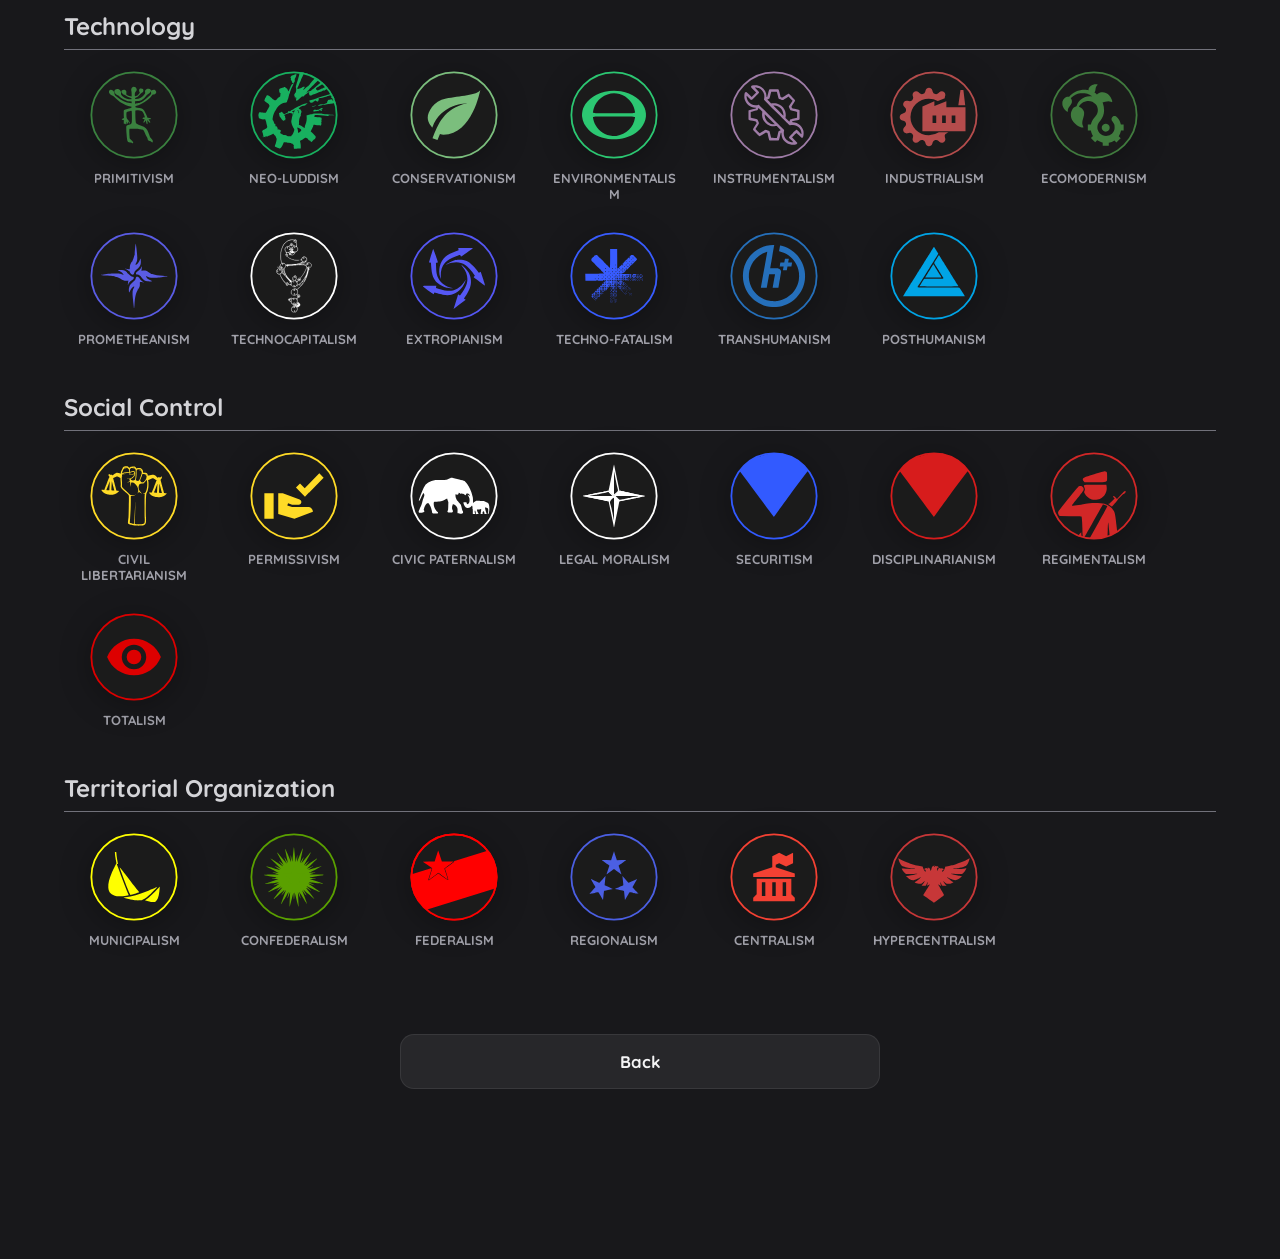
<file: values.html>
<!DOCTYPE html>
<html lang="en">
<head>
    <meta charset="UTF-8">
    <meta name="viewport" content="width=device-width, initial-scale=1.0">
    <title>NeoNeoValues - All Values</title>
    <link rel="stylesheet" href="style.css?v=1790fb93">
    <link rel="icon" type="image/svg+xml" href="icon.svg">
    <script src="theme.js?v=1790fb93"></script>
    <link rel="manifest" href="manifest.webmanifest">
    <meta name="theme-color" content="#18181b">
    <link rel="apple-touch-icon" href="apple-touch-icon.png">
    <script src="pwa.js?v=1790fb93"></script>
</head>
<body>
    <div class="main-container">
        <h1>All Values</h1>
        <p class="intro-text">Below is a collection of all values included in NeoNeoValues. Click on any icon to view its detailed description and original source.</p>
        <div class="nv-filters">
            <input id="f-search" class="nv-input" type="search" placeholder="Search values&hellip;" autocomplete="off">
            <div class="nv-filter-row">
                <select id="f-cat" class="nv-input"><option value="">All categories</option></select>
            </div>
            <div class="nv-filter-foot">
                <span id="f-count"></span>
                <a id="f-clear" class="nv-change" href="#" style="display: none;">Clear filters</a>
            </div>
        </div>
        <div id="values-container"></div>
        <div id="buttons" style="margin-top: 40px; padding-bottom: 60px;">
            <button onclick="location.href='index.html'">Back</button>
        </div>
    </div>

    <script src="data.js?v=1790fb93"></script>
    <script src="mods.js?v=1790fb93"></script>
    <script src="criteria.js?v=1790fb93"></script>

    <script>
        const container = document.getElementById('values-container');
        const items = [];   // { el, name }
        const secs = [];    // { el, items[], cat }

        for (const category in resultsMapping) {
            const section = document.createElement('div');
            section.className = 'category-section';

            const title = document.createElement('h2');
            title.className = 'category-title';
            title.innerText = categoryTitles[category] || category;
            
            section.appendChild(title);

            const flexContainer = document.createElement('div');
            flexContainer.className = 'values-flex-container';
            const secRec = { el: section, items: [], cat: category };

            for (const id in resultsMapping[category]) {
                const wrapper = document.createElement('a');
                wrapper.className = 'result-item'; 
                wrapper.href = `description.html?id=${id}&cat=${category}`;
                wrapper.style.textDecoration = 'none';
                wrapper.style.color = 'inherit';

                const img = document.createElement('img');
                img.src = `icons/${category}/${id}.svg`;
                img.className = 'result-icon'; 
                img.alt = resultsMapping[category][id];

                const name = document.createElement('p');
                name.innerText = resultsMapping[category][id];
                name.className = 'result-text'; 

                wrapper.appendChild(img);
                wrapper.appendChild(name);
                flexContainer.appendChild(wrapper);
                const rec = { el: wrapper, name: resultsMapping[category][id].toLowerCase() };
                items.push(rec); secRec.items.push(rec);
            }

            section.appendChild(flexContainer);
            container.appendChild(section);
            secs.push(secRec);
        }

        // ----- search + category filter -----
        const fSearch = document.getElementById('f-search');
        const fCat = document.getElementById('f-cat');
        const fCount = document.getElementById('f-count');
        const fClear = document.getElementById('f-clear');
        Object.keys(resultsMapping).forEach(c => {
            const o = document.createElement('option'); o.value = c; o.textContent = categoryTitles[c] || c; fCat.appendChild(o);
        });
        function apply() {
            const q = fSearch.value.trim().toLowerCase();
            const cat = fCat.value;
            let shown = 0;
            secs.forEach(s => {
                let any = false;
                s.items.forEach(it => {
                    const ok = (!cat || s.cat === cat) && (!q || it.name.includes(q));
                    it.el.style.display = ok ? '' : 'none';
                    if (ok) { any = true; shown++; }
                });
                s.el.style.display = any ? '' : 'none';
            });
            const active = q || cat;
            fCount.textContent = active ? `Showing ${shown} of ${items.length} values` : `${items.length} values`;
            fClear.style.display = active ? '' : 'none';
        }
        fSearch.addEventListener('input', apply);
        fCat.addEventListener('change', apply);
        fClear.addEventListener('click', ev => { ev.preventDefault(); fSearch.value = ''; fCat.value = ''; apply(); });
        apply();
    </script>
</body>
</html>
</file>
<file: style.css>
@import url('https://fonts.googleapis.com/css2?family=Quicksand:wght@300;500;700&display=swap');

:root {
    --bg-color: #18181b;
    --card-bg: #27272a;
    --text-primary: #f4f4f5;
    --text-dim: #a1a1aa;
    --accent-primary: #d4d4d8;
    --accent-soft: #71717a;
    --border-color: rgba(255, 255, 255, 0.08);
    --card-border: rgba(255, 255, 255, 0.05);
    --radius-lg: 28px;
    --radius-sm: 14px;
    --soft-shadow: 0 10px 40px rgba(0, 0, 0, 0.4);
    --hover-shadow: rgba(255, 255, 255, 0.1);
    --corner-fill: #f4f4f5;
    --corner-color: #18181b;
    --smooth-transition: all 0.35s cubic-bezier(0.23, 1, 0.32, 1);
    --nv-good-rgb: 74, 222, 128;
    --nv-bad-rgb: 248, 113, 113;
}

[data-theme="light"] {
    --bg-color: #f4f4f6;
    --card-bg: #ffffff;
    --text-primary: #18181b;
    --text-dim: #71717a;
    --accent-primary: #27272a;
    --accent-soft: #e4e4e7;
    --border-color: rgba(0, 0, 0, 0.09);
    --card-border: rgba(0, 0, 0, 0.06);
    --soft-shadow: 0 10px 30px rgba(0, 0, 0, 0.06);
    --hover-shadow: rgba(0, 0, 0, 0.12);
    --corner-fill: #18181b;
    --corner-color: #f4f4f6;
    --nv-good-rgb: 21, 128, 61;
    --nv-bad-rgb: 185, 28, 28;
}

.theme-toggle-corner {
    position: fixed;
    top: 0;
    right: 0;
    width: 80px;
    height: 80px;
    border: 0;
    background: transparent;
    cursor: pointer;
    z-index: 9999;
    padding: 0;
    line-height: 0;
    clip-path: polygon(0 0, 100% 0, 100% 100%);
    outline: none;
    -webkit-tap-highlight-color: transparent;
    user-select: none;
}

.theme-toggle-corner:focus,
.theme-toggle-corner:focus-visible,
.theme-toggle-corner:active {
    outline: none;
    box-shadow: none;
}

.theme-toggle-corner svg {
    width: 100%;
    height: 100%;
    fill: var(--corner-fill);
    color: var(--corner-color);
    transition: var(--smooth-transition);
}

.theme-toggle-corner:hover svg {
    transform: scale(1.06);
}

.theme-toggle-corner .icon-sun,
.theme-toggle-corner .icon-moon {
    fill: none;
    stroke: currentColor;
    stroke-width: 2.2;
    stroke-linecap: round;
    stroke-linejoin: round;
}

.theme-toggle-corner .icon-sun {
    display: block;
}
.theme-toggle-corner .icon-moon {
    display: none;
}

[data-theme="light"] .theme-toggle-corner .icon-sun {
    display: none;
}
[data-theme="light"] .theme-toggle-corner .icon-moon {
    display: block;
}

body {
    margin: 0;
    padding: 0;
    min-height: 100vh;
    font-family: 'Quicksand', sans-serif;
    background-color: var(--bg-color);
    color: var(--text-primary);
    display: flex;
    flex-direction: column;
    align-items: center;
}

.main-container {
    width: 100%;
    max-width: 1200px;
    min-height: 100vh;
    padding: 60px 24px;
    box-sizing: border-box;
    display: flex;
    flex-direction: column;
    align-items: center;
}

.title-container {
    display: flex;
    align-items: center;
    justify-content: center;
    flex-wrap: wrap;           /* MOD: the version label drops below the name instead of pushing it off screen */
    max-width: 100%;
    gap: 4px 10px;
    margin-bottom: 15px;
}

h1 {
    font-weight: 700;
    font-size: clamp(1.7rem, 10.2vw, 3.2rem);   /* MOD: shrinks on narrow phones so the longer NeoNeoValues name fits */
    margin: 0;
    color: var(--accent-primary);
    letter-spacing: -1.5px;
    text-align: center;
}

.version-icon {
    width: 30px;
    height: auto;
    opacity: 0.3;
    filter: grayscale(1);
}

.question-container {
    min-height: 140px;
    margin-bottom: 20px;
    display: flex;
    align-items: center;
    justify-content: center;
    width: 100%;
}

#question {
    background-color: var(--card-bg);
    padding: 35px 50px;
    border-radius: var(--radius-lg);
    font-size: 1.4rem;
    font-weight: 500;
    line-height: 1.5;
    box-shadow: var(--soft-shadow);
    max-width: 800px;
    border: 1px solid var(--card-border);
    text-align: center;
}

button {
    padding: 16px 24px;
    background-color: var(--card-bg);
    border: 1px solid var(--border-color);
    border-radius: var(--radius-sm);
    color: var(--text-primary);
    font-family: inherit;
    font-size: 1.05rem;
    font-weight: 700;
    cursor: pointer;
    transition: var(--smooth-transition);
}

button:hover {
    background-color: var(--text-primary);
    color: var(--bg-color);
    transform: translateY(-2px);
    box-shadow: 0 5px 15px var(--hover-shadow);
}

.description-box {
    background-color: var(--card-bg);
    padding: 14px 24px;
    border-radius: var(--radius-lg);
    text-align: left;
    line-height: 1.7;
    border: 1px solid var(--card-border);
    width: 100%;
    max-width: 800px;
    box-sizing: border-box;
    align-self: center;
    margin-top: 10px;
}

.license-bubble {
    background-color: var(--card-bg);
    color: var(--text-primary);
    width: 90%;
    max-width: 800px;
    height: auto;
    max-height: 60vh;
    padding: 30px;
    border-radius: var(--radius-lg);
    overflow-y: auto;
    border: 1px solid var(--card-border);
    margin-top: 20px;
    margin-bottom: 20px;
}

#buttons {
    display: flex;
    flex-direction: column;
    gap: 12px;
    width: 100%;
    max-width: 480px;
    margin-top: 20px;
    margin-bottom: 50px;
}

.button-container {
    display: flex;
    flex-direction: column;
    align-items: center;
    gap: 15px;
    margin-top: 20px;
    margin-bottom: 40px;
    width: 100%;
}

.button-container button {
    width: auto;
    min-width: 220px;
    max-width: 400px;
    text-align: center;
}

#buttons.multi-column {
    display: flex;
    flex-direction: column;
    max-width: 480px;
    gap: 12px;
}

.values-flex-container {
    display: flex;
    justify-content: flex-start;
    flex-wrap: wrap;
    gap: 28px 20px;
    margin-top: 20px;
    width: 100%;
    box-sizing: border-box;
}

#ideologies-container .values-flex-container {
    display: flex;
    flex-wrap: wrap;
    justify-content: flex-start;
    gap: 12px;
    margin-top: 15px;
}

.main-results-wrapper {
    display: flex;
    flex-direction: column;
    align-items: center;
    justify-content: center;
    width: 100%;
    padding: 40px 0;
}

.top-section, .bottom-section {
    display: flex;
    flex-direction: column;
    align-items: center;
    width: 100%;
}

#results-container {
    display: grid;
    grid-template-columns: repeat(3, 140px);
    justify-content: center;
    gap: 24px 30px;
    margin-top: 10px;
    margin-bottom: 25px;
    width: 100%;
    box-sizing: border-box;
}

.result-item {
    display: flex;
    flex-direction: column;
    align-items: center;
    justify-content: flex-start;
    width: 140px;
    min-width: 0;
    box-sizing: border-box;
    transition: var(--smooth-transition);
}

.result-icon {
    width: 90px;
    height: 90px;
    margin-bottom: 10px;
    flex-shrink: 0;
    filter: drop-shadow(0 5px 15px rgba(0, 0, 0, 0.3));
    transition: var(--smooth-transition);
}

.result-item:hover .result-icon {
    transform: scale(1.08);
}

.result-text {
    font-size: 0.82rem;
    font-weight: 700;
    line-height: 1.25;
    color: var(--text-dim);
    text-transform: uppercase;
    text-align: center;
    width: 100%;
    margin: 0;
    padding: 0 4px;
    box-sizing: border-box;
    overflow-wrap: anywhere;
    word-break: normal;
    hyphens: auto;
}

.label-bubble {
    display: inline-block;
    padding: 14px 40px;
    border-radius: 50px;
    font-weight: 700;
    font-size: 1.8rem;
    color: #ffffff;
    margin: 15px 0;
    box-shadow: 0 4px 20px rgba(0, 0, 0, 0.3);
    transition: var(--smooth-transition);
    box-sizing: border-box;
}

#secondary-label {
    background-color: transparent !important;
    font-size: 1.1rem;
    margin-top: 10px;
    border: 2px solid;
    box-shadow: none;
}

.category-section {
    width: 100%;
    margin-bottom: 45px;
}

.category-title {
    font-size: 1.5rem;
    color: var(--accent-primary);
    margin-bottom: 20px;
    border-bottom: 1px solid var(--accent-soft);
    padding-bottom: 8px;
    text-align: left;
}

.desc-icon {
    width: 110px;
    height: 110px;
    margin-bottom: 15px;
    filter: drop-shadow(0 8px 16px rgba(0, 0, 0, 0.4));
    transition: var(--smooth-transition);
}

.desc-icon:hover {
    transform: scale(1.05);
}

.original-work-sign {
    display: none;
    text-align: center;
    margin: 0 auto;
    color: var(--text-primary);
    text-decoration: none;
    transition: var(--smooth-transition);
}

a:hover {
    color: var(--accent-primary);
    text-decoration: underline;
}

.version-text {
    font-size: 0.85rem;
    color: var(--text-dim);
    font-weight: 500;
    opacity: 0.6;
    margin-top: -5px;
}

/* Mobile */
@media (max-width: 800px) {
    #results-container {
        display: grid;
        grid-template-columns: repeat(3, minmax(0, 1fr));
        gap: 24px 10px;
        width: 100%;
        max-width: 420px;
        margin: 20px auto 0;
        justify-items: center;
        box-sizing: border-box;
    }
    #values-container .category-section .values-flex-container {
        display: grid;
        grid-template-columns: repeat(3, minmax(0, 1fr));
        gap: 24px 10px;
        width: 100%;
        max-width: 100%;
        margin: 15px 0 0;
        justify-items: center;
        box-sizing: border-box;
    }
    .result-item {
        width: 100% !important;
        max-width: 105px;
        min-width: 0;
        display: flex;
        flex-direction: column;
        align-items: center;
        justify-content: flex-start;
        box-sizing: border-box;
    }
    .result-icon {
        width: 70px;
        height: 70px;
        margin-bottom: 6px;
        flex-shrink: 0;
    }
    .result-text {
        font-size: 0.68rem;
        line-height: 1.2;
        margin: 0;
        padding: 0 2px;
        width: 100%;
        box-sizing: border-box;
        overflow-wrap: anywhere;
        word-break: normal;
        hyphens: auto;
    }
    #ideologies-container .values-flex-container {
        display: flex !important;
        flex-direction: row !important;
        flex-wrap: wrap !important;
        justify-content: flex-start !important;
        align-items: center !important;
        gap: 8px !important;
        width: 100% !important;
        max-width: 100% !important;
        margin: 15px 0 0 !important;
        box-sizing: border-box !important;
    }
    #ideologies-container .label-bubble {
        font-size: 0.88rem !important;
        padding: 8px 18px !important;
        margin: 3px !important;
        width: auto !important;
        max-width: 100% !important;
        display: inline-flex !important;
        align-items: center !important;
        justify-content: center !important;
        text-align: center !important;
        line-height: 1.3 !important;
        border-radius: 50px !important;
        box-sizing: border-box !important;
        overflow-wrap: break-word !important;
        word-break: normal !important;
        hyphens: auto !important;
    }
    .label-bubble {
        font-size: 0.85rem;
        padding: 8px 16px;
        margin: 4px;
        width: auto;
        max-width: 90%;
        box-sizing: border-box;
        text-align: center;
    }
    #label {
        font-size: 1.4rem !important;
        padding: 12px 28px !important;
        margin: 15px 0 8px 0 !important;
        display: inline-block;
    }
    #secondary-label {
        font-size: 0.95rem !important;
        padding: 8px 18px !important;
        margin-top: 8px !important;
        display: inline-block;
    }
    .button-container {
        align-items: center;
    }
    #ideology-title {
        font-size: 1.8rem;
        margin-bottom: 15px;
        padding: 0 10px;
    }
    .license-bubble {
        width: 100% !important;
        max-width: 100vw;
        box-sizing: border-box;
        padding: 20px !important;
        margin: 20px 0 !important;
        border-radius: var(--radius-sm);
        height: auto;
        max-height: 65vh;
    }
    #license-text {
        white-space: pre-wrap !important;
        word-wrap: break-word;
        font-size: 0.85rem;
    }
    .category-title {
        font-size: 1.2rem;
        text-align: left;
        width: 100%;
    }
}

/* ===== MOD: value criteria chips ===== */
.nv-chip-row { display: flex; flex-wrap: wrap; gap: 6px; align-items: center; }

.nv-chip {
    display: inline-flex;
    align-items: center;
    gap: 6px;
    padding: 3px 10px 3px 4px;
    border-radius: 50px;
    background-color: var(--bg-color);
    border: 1px solid var(--border-color);
    color: var(--text-primary);
    font-size: 0.8rem;
    font-weight: 700;
    line-height: 1.2;
    text-align: left;
}
.nv-chip img { width: 24px; height: 24px; flex-shrink: 0; }

.nv-chip.nv-match { border-color: rgb(var(--nv-good-rgb)); background-color: rgba(var(--nv-good-rgb), 0.15); }
.nv-chip.nv-match::after { content: "\2713"; color: rgb(var(--nv-good-rgb)); margin-left: 2px; }
.nv-chip.nv-miss { opacity: 0.55; }

/* quiz answers */
button.nv-answer {
    display: flex;
    flex-direction: column;
    align-items: stretch;
    gap: 10px;
    text-align: left;
}
.nv-answer-text { font-size: 1.05rem; }
.nv-outcomes { display: flex; flex-direction: column; gap: 6px; }
.nv-outcome-label {
    font-size: 0.7rem;
    text-transform: uppercase;
    letter-spacing: 0.06em;
    opacity: 0.6;
}
.nv-more {
    font-size: 0.78rem;
    font-weight: 700;
    text-decoration: underline;
    cursor: pointer;
    padding: 2px 6px;
    opacity: 0.8;
}
button.nv-answer:hover .nv-chip { background-color: var(--card-bg); color: var(--text-primary); }

/* ideology catalog */
.nv-ideology-card {
    display: flex;
    flex-direction: column;
    align-items: flex-start;
    gap: 4px;
    width: 100%;
    padding: 8px 12px 12px;
    box-sizing: border-box;
    background-color: var(--card-bg);
    border: 1px solid var(--card-border);
    border-radius: var(--radius-sm);
}
.nv-ideology-card .label-bubble { margin: 4px 0 6px !important; }
.nv-criteria { display: flex; flex-direction: column; gap: 6px; width: 100%; }
.nv-variant-tag {
    font-size: 0.7rem;
    text-transform: uppercase;
    letter-spacing: 0.06em;
    color: var(--text-dim);
    margin-top: 4px;
}

/* description page */
.nv-criteria-section { width: 100%; max-width: 800px; margin-top: 24px; }
.nv-criteria-title { font-size: 1.3rem; margin: 0 0 4px; color: var(--accent-primary); }
.nv-criteria-hint { margin: 0 0 12px; color: var(--text-dim); font-size: 0.9rem; }

/* ===== MOD: clickable chips + ideology pills on value pages ===== */
a.nv-chip { text-decoration: none; }
a.nv-chip:hover { border-color: var(--text-primary); text-decoration: none; color: var(--text-primary); }
.nv-pill-row { margin-bottom: 8px; }
.nv-pill {
    display: inline-block;
    padding: 5px 14px;
    border-radius: 50px;
    color: #ffffff;
    font-size: 0.85rem;
    font-weight: 700;
    text-decoration: none;
    box-shadow: 0 2px 8px rgba(0, 0, 0, 0.3);
    transition: var(--smooth-transition);
}
.nv-pill:hover { transform: translateY(-2px); color: #ffffff; text-decoration: none; }

/* ===== MOD: previous question button ===== */
button.nv-prev {
    margin-top: 8px;
    padding: 12px 20px;
    font-size: 0.95rem;
    background-color: transparent;
    border: 1px dashed var(--accent-soft);
    color: var(--text-dim);
}
button.nv-prev:hover { background-color: var(--text-primary); color: var(--bg-color); }

/* ===== MOD: results page — change links + closest matches ===== */
.nv-result-cell { display: flex; flex-direction: column; align-items: center; width: 100%; max-width: 140px; min-width: 0; justify-self: center; }
a.nv-change {
    margin-top: 4px;
    font-size: 0.75rem;
    font-weight: 700;
    color: var(--text-dim);
    text-decoration: underline;
    text-underline-offset: 3px;
    cursor: pointer;
}
a.nv-change:hover { color: var(--text-primary); }

.nv-closest { width: 100%; max-width: 640px; margin: 10px 0 10px; }
.nv-closest-title { font-size: 1.3rem; margin: 0 0 4px; color: var(--accent-primary); text-align: center; }
.nv-closest-hint { margin: 0 0 14px; color: var(--text-dim); font-size: 0.85rem; text-align: center; }
.nv-closest-row {
    display: flex;
    align-items: center;
    gap: 12px;
    padding: 10px 14px;
    margin-bottom: 8px;
    background-color: var(--card-bg);
    border: 1px solid var(--card-border);
    border-radius: var(--radius-sm);
}
.nv-rank { font-weight: 700; font-size: 1.1rem; color: var(--text-dim); width: 20px; text-align: center; flex-shrink: 0; }
.nv-closest-main { flex: 1; min-width: 0; display: flex; flex-direction: column; gap: 6px; align-items: flex-start; }
.nv-bar { width: 100%; height: 6px; border-radius: 6px; background-color: var(--bg-color); overflow: hidden; }
.nv-bar-fill { height: 100%; border-radius: 6px; background-color: rgb(var(--nv-good-rgb)); }
.nv-closest-meta { font-size: 0.8rem; color: var(--text-dim); }

/* ===== MOD: redo banner on quiz page ===== */
.nv-redo-banner {
    width: 100%;
    max-width: 800px;
    box-sizing: border-box;
    margin-bottom: 14px;
    padding: 10px 16px;
    border-radius: var(--radius-sm);
    border: 1px dashed var(--accent-soft);
    color: var(--text-dim);
    font-size: 0.9rem;
    text-align: center;
}
.nv-redo-banner a { color: var(--text-primary); font-weight: 700; }

/* ===== MOD: answer paths ("how to get this") ===== */
details.nv-path { margin-bottom: 8px; background-color: var(--card-bg); border: 1px solid var(--card-border); border-radius: var(--radius-sm); }
details.nv-path > summary { cursor: pointer; padding: 8px 12px; list-style: none; display: flex; align-items: center; }
details.nv-path > summary::-webkit-details-marker { display: none; }
details.nv-path > summary::after { content: "\25B8"; margin-left: auto; color: var(--text-dim); transition: transform 0.2s; }
details.nv-path[open] > summary::after { transform: rotate(90deg); }
details.nv-path > div { padding: 2px 16px 12px; }
ol.nv-steps { margin: 6px 0 0; padding-left: 22px; }
ol.nv-steps li { margin-bottom: 10px; }
.nv-step-q { font-size: 0.82rem; color: var(--text-dim); line-height: 1.4; }
.nv-step-a { font-size: 0.95rem; font-weight: 700; line-height: 1.4; }

/* ===== MOD: compare page ===== */
.nv-input {
    width: 100%;
    box-sizing: border-box;
    padding: 12px 16px;
    background-color: var(--card-bg);
    border: 1px solid var(--border-color);
    border-radius: var(--radius-sm);
    color: var(--text-primary);
    font-family: inherit;
    font-size: 1rem;
    font-weight: 500;
    outline: none;
}
.nv-input:focus { border-color: var(--text-dim); }
.nv-input::placeholder { color: var(--text-dim); }

.nv-cmp-pickers { display: flex; align-items: flex-end; gap: 10px; width: 100%; max-width: 860px; margin: 10px 0 20px; }
.nv-cmp-picker { flex: 1; display: flex; flex-direction: column; gap: 4px; font-size: 0.75rem; text-transform: uppercase; letter-spacing: 0.06em; color: var(--text-dim); }
button.nv-swap { padding: 10px 14px; font-size: 1.1rem; }
.nv-cmp-message { color: var(--text-dim); min-height: 1.4em; margin-bottom: 10px; text-align: center; }

.nv-cmp-head { display: flex; align-items: center; justify-content: center; gap: 14px; flex-wrap: wrap; margin-bottom: 14px; }
.nv-cmp-name { font-size: 1.05rem; padding: 8px 22px; }
.nv-cmp-vs { color: var(--text-dim); font-weight: 700; }
.nv-cmp-summary { display: flex; flex-wrap: wrap; gap: 8px; justify-content: center; margin-bottom: 14px; }
.nv-tag { padding: 4px 12px; border-radius: 50px; font-size: 0.8rem; font-weight: 700; border: 1px solid var(--border-color); color: var(--text-dim); }
.nv-tag-shared { color: rgb(var(--nv-good-rgb)); border-color: rgb(var(--nv-good-rgb)); }
.nv-tag-differ { color: rgb(var(--nv-bad-rgb)); border-color: rgb(var(--nv-bad-rgb)); }
.nv-cmp-pct { width: 100%; text-align: center; font-weight: 700; margin-top: 6px; }

.nv-cmp-table { display: flex; flex-direction: column; gap: 6px; }
.nv-cmp-row { display: grid; grid-template-columns: 1fr 150px 1fr; align-items: center; gap: 10px; padding: 8px 12px; border-radius: var(--radius-sm); background-color: var(--card-bg); border: 1px solid var(--card-border); }
.nv-cmp-row.nv-cmp-shared { border-color: rgba(var(--nv-good-rgb), 0.5); background-color: rgba(var(--nv-good-rgb), 0.07); }
.nv-cmp-row.nv-cmp-differ { border-color: rgba(var(--nv-bad-rgb), 0.5); background-color: rgba(var(--nv-bad-rgb), 0.07); }
.nv-cmp-cell { display: flex; }
.nv-cmp-cell:first-child { justify-content: flex-end; }
.nv-cmp-cat { display: flex; flex-direction: column; align-items: center; font-size: 0.75rem; text-transform: uppercase; letter-spacing: 0.04em; color: var(--text-dim); text-align: center; }
.nv-cmp-sym { font-size: 1.2rem; font-weight: 700; color: var(--text-primary); }
.nv-cmp-any { color: var(--text-dim); font-style: italic; font-size: 0.85rem; padding: 0 8px; }
.nv-chip.nv-diff { border-color: rgb(var(--nv-bad-rgb)); background-color: rgba(var(--nv-bad-rgb), 0.12); }

@media (max-width: 640px) {
    .nv-cmp-pickers { flex-direction: column; align-items: stretch; }
    .nv-cmp-row { grid-template-columns: 1fr; gap: 4px; justify-items: center; }
    .nv-cmp-cell:first-child { justify-content: center; }
}

/* ===== MOD: search + filters ===== */
.nv-filters { width: 100%; max-width: 860px; display: flex; flex-direction: column; gap: 10px; margin: 6px 0 26px; }
.nv-filter-row { display: flex; gap: 10px; }
.nv-filter-row > * { flex: 1; min-width: 0; }
.nv-filter-foot { display: flex; justify-content: space-between; align-items: center; color: var(--text-dim); font-size: 0.85rem; }
select.nv-input { cursor: pointer; }
.nv-chip-x {
    all: unset;
    cursor: pointer;
    margin-left: 2px;
    padding: 0 4px;
    font-size: 1rem;
    line-height: 1;
    color: var(--text-dim);
}
.nv-chip-x:hover { color: var(--text-primary); }
@media (max-width: 640px) { .nv-filter-row { flex-direction: column; } }

/* ===== MOD: PNG export preview ===== */
.nv-modal-overlay {
    position: fixed;
    inset: 0;
    z-index: 1000;
    display: flex;
    align-items: center;
    justify-content: center;
    padding: 16px;
    box-sizing: border-box;
    background-color: rgba(0, 0, 0, 0.72);
}
.nv-modal {
    max-width: min(1100px, 100%);
    max-height: 100%;
    overflow: auto;
    box-sizing: border-box;
    padding: 16px;
    background-color: var(--card-bg);
    border: 1px solid var(--border-color);
    border-radius: var(--radius-lg);
    box-shadow: var(--soft-shadow);
    display: flex;
    flex-direction: column;
    gap: 14px;
    align-items: center;
}
.nv-modal-img { max-width: 100%; max-height: 62vh; height: auto; border-radius: var(--radius-sm); }
.nv-modal-actions { display: flex; gap: 12px; flex-wrap: wrap; justify-content: center; }
.nv-modal-actions > * { min-width: 160px; }
a.nv-modal-btn,
button.nv-modal-btn {
    display: inline-block;
    box-sizing: border-box;
    padding: 18px 24px;
    text-align: center;
    border-radius: var(--radius-sm);
    background-color: var(--text-primary);
    color: var(--bg-color);
    font-weight: 700;
    text-decoration: none;
}
.nv-modal-hint { margin: 0; color: var(--text-dim); font-size: 0.8rem; text-align: center; }

a.nv-modal-btn:hover,
button.nv-modal-btn:hover { background-color: var(--accent-primary); color: var(--bg-color); }

/* ===== MOD: quiz progress + keyboard hints ===== */
.nv-progress { width: 100%; max-width: 800px; box-sizing: border-box; margin: 0 0 16px; }
.nv-progress-top { display: flex; justify-content: space-between; gap: 12px; flex-wrap: wrap; font-size: 0.85rem; color: var(--text-dim); margin-bottom: 8px; }
.nv-progress-title { font-weight: 700; color: var(--text-primary); text-transform: uppercase; letter-spacing: 0.06em; }
.nv-progress-bar { display: flex; gap: 4px; }
.nv-progress-bar span { flex: 1; height: 6px; border-radius: 6px; background-color: rgba(128, 128, 128, 0.28); }
.nv-progress-bar span.done { background-color: var(--text-primary); }
.nv-progress-bar span.current { background-color: var(--text-dim); }
.nv-kbd-hint { display: none; margin-top: 8px; font-size: 0.78rem; color: var(--text-dim); text-align: center; }

button.nv-answer { position: relative; }
.nv-key { display: none; }
@media (hover: hover) and (pointer: fine) {
    .nv-kbd-hint { display: block; }
    .nv-key {
        display: inline-flex;
        position: absolute;
        top: 10px;
        right: 12px;
        width: 22px;
        height: 22px;
        align-items: center;
        justify-content: center;
        border-radius: 6px;
        border: 1px solid currentColor;
        font-size: 0.75rem;
        font-weight: 700;
        opacity: 0.55;
    }
    button.nv-answer .nv-answer-text { padding-right: 30px; }
}

/* ===== MOD: file-problem notice ===== */
.nv-warning {
    width: 100%;
    max-width: 800px;
    box-sizing: border-box;
    margin: 0 0 14px;
    padding: 12px 16px;
    border-radius: var(--radius-sm);
    border: 1px solid rgba(var(--nv-bad-rgb), 0.6);
    background-color: rgba(var(--nv-bad-rgb), 0.1);
    color: var(--text-primary);
    font-size: 0.88rem;
    line-height: 1.45;
    text-align: center;
}
.nv-warning a { color: var(--text-primary); font-weight: 700; text-decoration: underline; }

/* ===== MOD: ideology builder ===== */
.nv-bld-tools { display: flex; gap: 10px; flex-wrap: wrap; justify-content: center; margin: 4px 0 18px; }
.nv-bld-tools button { padding: 12px 20px; font-size: 0.95rem; }
.nv-bld-grid { display: grid; grid-template-columns: repeat(3, minmax(0, 1fr)); gap: 12px; width: 100%; max-width: 860px; }
.nv-bld-card { display: flex; flex-direction: column; gap: 10px; padding: 14px; background-color: var(--card-bg); border: 1px solid var(--card-border); border-radius: var(--radius-sm); min-width: 0; }
.nv-bld-cat { font-size: 0.72rem; font-weight: 700; text-transform: uppercase; letter-spacing: 0.08em; color: var(--text-dim); }
.nv-bld-preview { display: flex; align-items: center; gap: 12px; min-height: 56px; }
.nv-bld-preview img { width: 56px; height: 56px; flex-shrink: 0; }
.nv-bld-preview span { font-weight: 700; font-size: 0.95rem; line-height: 1.25; overflow-wrap: break-word; min-width: 0; }
.nv-bld-preview.nv-empty::before { content: ""; width: 56px; height: 56px; flex-shrink: 0; border-radius: 50%; border: 2px dashed var(--text-dim); opacity: 0.5; box-sizing: border-box; }
.nv-bld-preview.nv-empty img { display: none; }
.nv-bld-preview.nv-empty span { color: var(--text-dim); font-weight: 500; }
.nv-bld-card select.nv-input { padding: 10px 12px; font-size: 0.9rem; }
.nv-bld-result { width: 100%; max-width: 860px; margin: 22px 0 6px; }
.nv-bld-result .nv-closest-row { max-width: none; }
.nv-pill-lg { font-size: 1.4rem; padding: 10px 28px; }
.nv-bld-desc { margin: 4px 0 0; color: var(--text-dim); font-size: 0.92rem; line-height: 1.5; }
.nv-bld-howto { width: 100%; max-width: 860px; margin-top: 18px; }
@media (max-width: 640px) {
    .nv-bld-grid { grid-template-columns: repeat(2, minmax(0, 1fr)); gap: 10px; }
    .nv-bld-card { padding: 12px 10px; gap: 8px; }
    .nv-bld-cat { text-align: center; }
    .nv-bld-preview { flex-direction: column; text-align: center; gap: 8px; min-height: 0; }
    .nv-bld-preview span { font-size: 0.85rem; hyphens: auto; min-height: 2.5em; }   /* two lines reserved so dropdowns line up across a row */
    .nv-bld-card select.nv-input { font-size: 0.8rem; padding: 8px 6px; }
    .nv-pill-lg { font-size: 1.15rem; padding: 9px 22px; }
}
@media (max-width: 340px) { .nv-bld-grid { grid-template-columns: minmax(0, 1fr); } }
.nv-bld-intro { text-align: center; max-width: 760px; }
.nv-bld-result > .nv-bld-cat { margin-bottom: 8px; }
</file>
